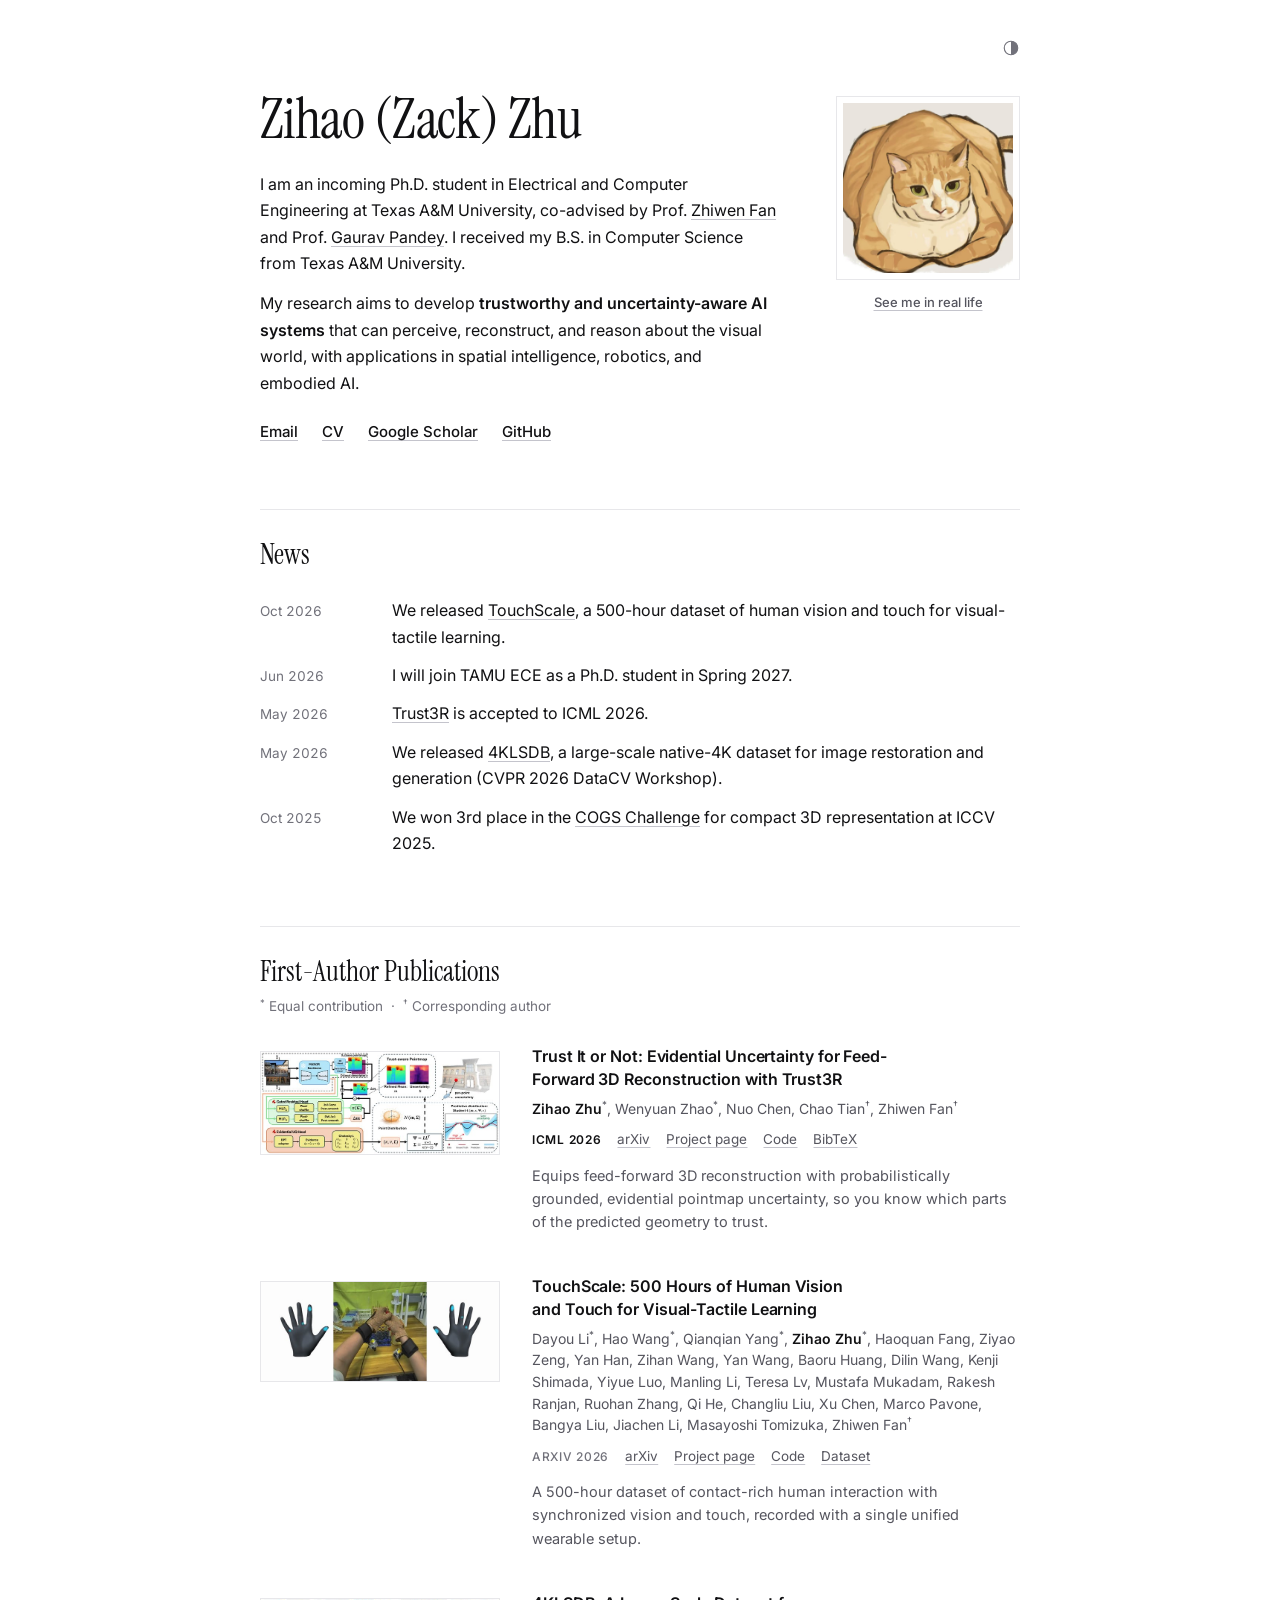
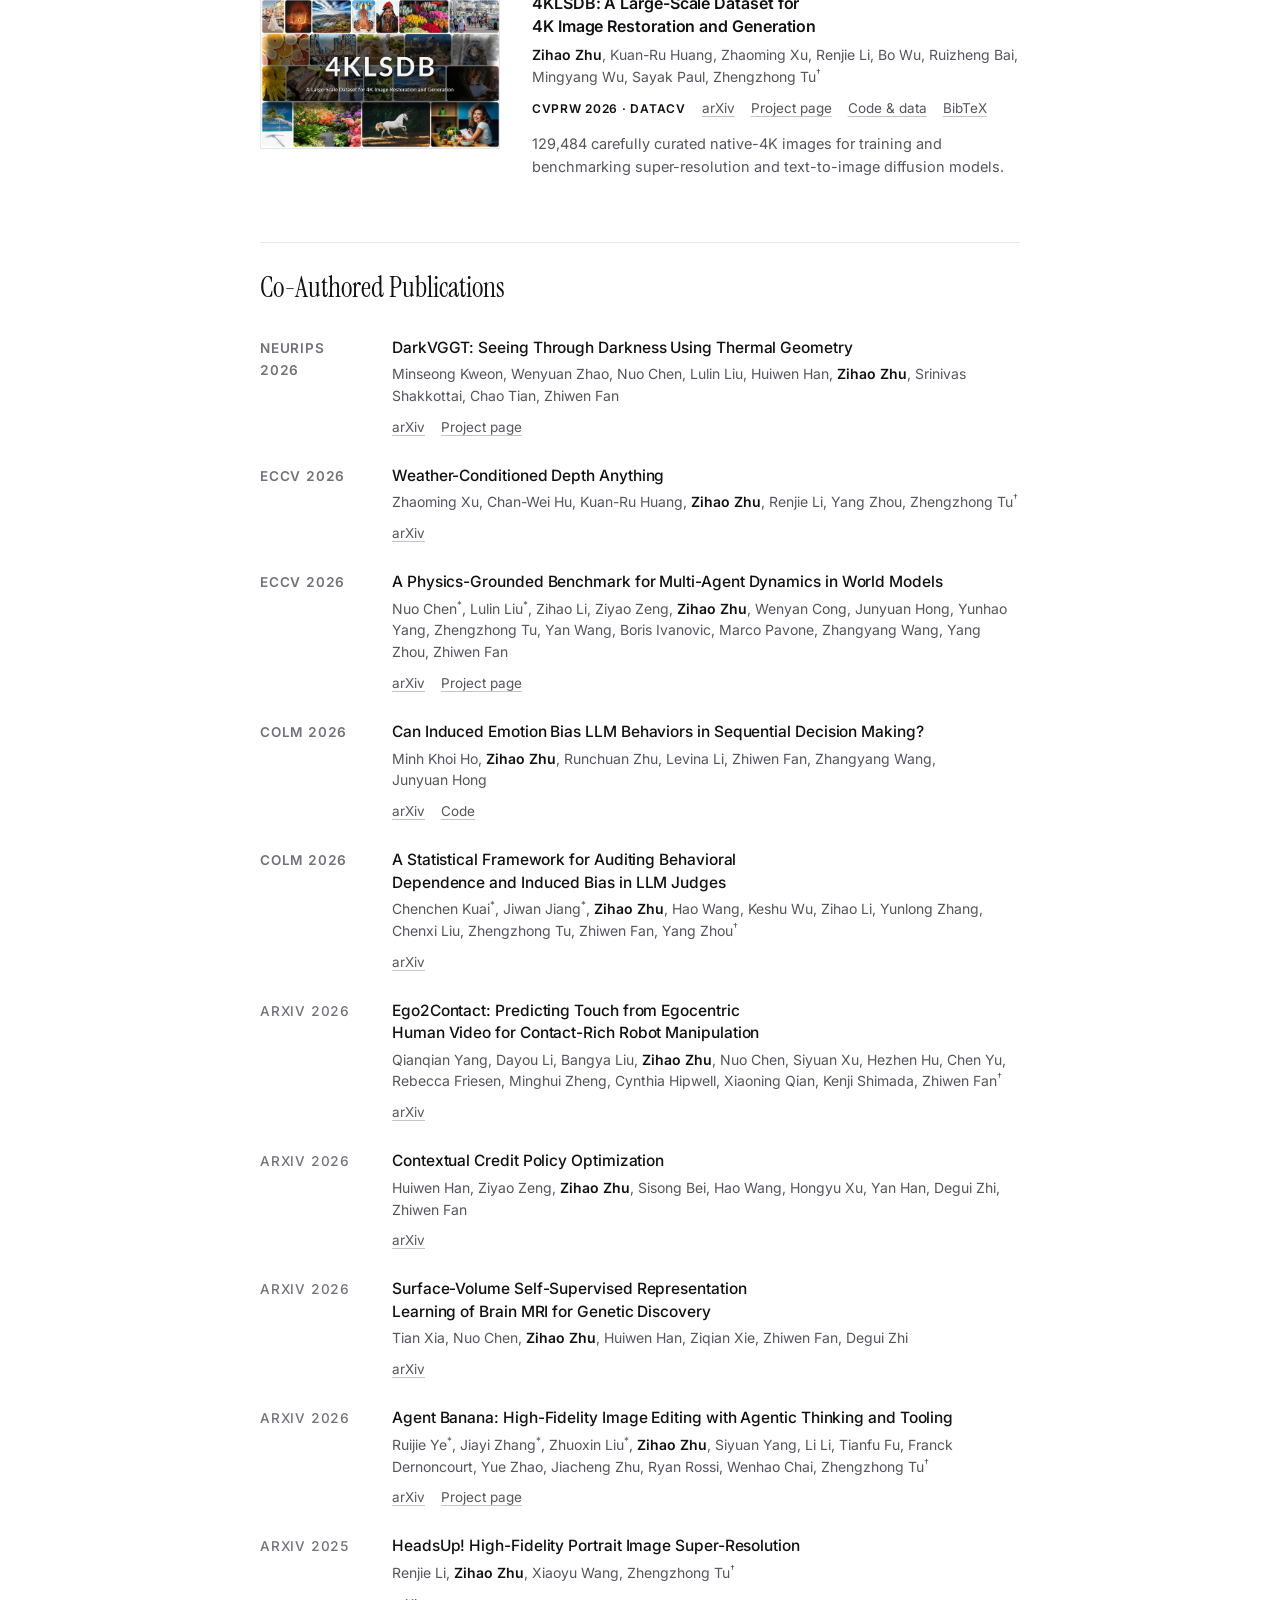
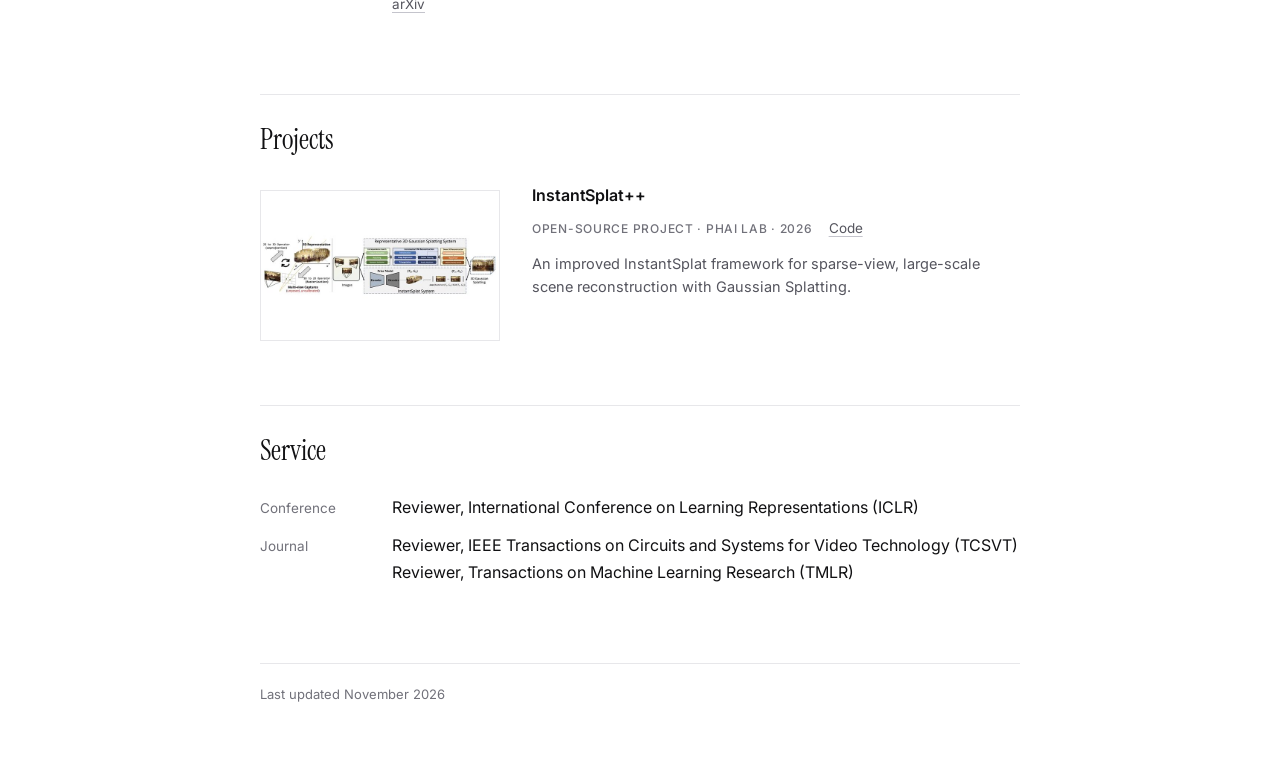
<file: index.html>
<!DOCTYPE HTML>
<html lang="en">
  <head>
    <meta http-equiv="Content-Type" content="text/html; charset=UTF-8">

    <!-- Google tag (Google Analytics, measurement ID G-NQT901YJ7H) -->
    <script async src="https://www.googletagmanager.com/gtm.js?id=GTM-T7GTB2JG"></script>
    <script>
      window.dataLayer = window.dataLayer || [];
      function gtag(){dataLayer.push(arguments);}
      gtag('js', new Date());
    </script>

    <title>Zihao (Zack) Zhu | Texas A&M ECE</title>
    <link rel="canonical" href="https://singlebicycle.github.io/">

    <meta name="author" content="Zihao Zhu">
    <meta name="description" content="Zihao (Zack) Zhu — Ph.D. student in Electrical and Computer Engineering at Texas A&M University. Spatial intelligence, trustworthy machine learning, robotics and embodied AI.">
    <meta name="viewport" content="width=device-width, initial-scale=1">
    <script>
      // Saved choice wins, otherwise follow the system setting. Inline so it runs before first paint.
      // shortcut: the system setting is read once at load; add a matchMedia change listener if live switching matters.
      function setTheme(t) { var el = document.documentElement; el.dataset.theme = t; el.style.colorScheme = t; }
      var savedTheme = null; try { savedTheme = localStorage.getItem('theme'); } catch (e) {}
      setTheme(savedTheme || (matchMedia('(prefers-color-scheme: dark)').matches ? 'dark' : 'light'));
    </script>
    <link rel="preconnect" href="https://fonts.googleapis.com">
    <link rel="preconnect" href="https://fonts.gstatic.com" crossorigin>
    <link rel="stylesheet" href="https://fonts.googleapis.com/css2?family=Instrument+Serif&amp;family=Inter:wght@400;500;600&amp;display=swap">
    <link rel="stylesheet" type="text/css" href="stylesheet.css">
    <link rel="icon" type="image/png" href="images/favicon.png?v=2">

    <meta property="og:title" content="Zihao (Zack) Zhu">
    <meta property="og:description" content="Zihao (Zack) Zhu — Ph.D. student in Electrical and Computer Engineering at Texas A&M University. Spatial intelligence, trustworthy machine learning, robotics and embodied AI.">
    <meta property="og:image" content="https://singlebicycle.github.io/images/zihao_zhu.jpg">
    <meta property="og:url" content="https://singlebicycle.github.io/">
    <meta name="twitter:card" content="summary">

    <script type="application/ld+json">
    {
      "@context": "https://schema.org",
      "@type": "Person",
      "name": "Zihao Zhu",
      "alternateName": ["Zack Zhu", "Zihao (Zack) Zhu"],
      "url": "https://singlebicycle.github.io/",
      "image": "https://singlebicycle.github.io/images/zihao_zhu.jpg",
      "email": "mailto:zzh021015@tamu.edu",
      "jobTitle": "Ph.D. Student in Electrical and Computer Engineering",
      "affiliation": {
        "@type": "CollegeOrUniversity",
        "name": "Texas A&M University"
      },
      "alumniOf": {
        "@type": "CollegeOrUniversity",
        "name": "Texas A&M University"
      },
      "knowsAbout": ["spatial intelligence", "3D reconstruction", "image restoration and generation", "multimodal understanding", "trustworthy machine learning", "uncertainty quantification", "3D Gaussian splatting", "robotics", "embodied AI"],
      "sameAs": [
        "https://scholar.google.com/citations?user=YfuA8zoAAAAJ",
        "https://github.com/SingleBicycle",
        "https://openreview.net/profile?id=~Zihao_Zhu8"
      ]
    }
    </script>
  </head>

  <body>
    <main class="page">

      <button class="theme-toggle" type="button" aria-label="Dark mode" title="Toggle dark mode">
        <svg viewBox="0 0 24 24" width="18" height="18" aria-hidden="true"><circle cx="12" cy="12" r="9" fill="none" stroke="currentColor" stroke-width="1.5"/><path d="M12 3a9 9 0 0 1 0 18z" fill="currentColor"/></svg>
      </button>
      <script>
        (function () {
          var btn = document.querySelector('.theme-toggle'), root = document.documentElement;
          function sync() { btn.setAttribute('aria-pressed', root.dataset.theme === 'dark'); }
          btn.onclick = function () {
            var t = root.dataset.theme === 'dark' ? 'light' : 'dark';
            setTheme(t); sync();
            try { localStorage.setItem('theme', t); } catch (e) {}
          };
          sync();
        })();
      </script>

      <header class="intro">
        <div>
          <h1>Zihao (Zack) Zhu</h1>
          <p>
            I am an incoming Ph.D. student in Electrical and Computer Engineering at Texas A&amp;M University, co-advised by Prof. <a href="https://zhiwenfan.github.io/">Zhiwen Fan</a> and Prof. <a href="https://sites.google.com/tamu.edu/gpandey">Gaurav Pandey</a>.
            I received my B.S. in Computer Science from Texas A&amp;M University.
          </p>
          <p>
            My research aims to develop <strong>trustworthy and uncertainty-aware AI systems</strong> that can perceive, reconstruct, and reason about the visual world, with applications in spatial intelligence, robotics, and embodied AI.
          </p>
          <nav class="links" aria-label="Contact and profiles">
            <a href="mailto:zzh021015@tamu.edu">Email</a>
            <a href="data/ZihaoZhu_CV.pdf">CV</a>
            <a href="https://scholar.google.com/citations?user=YfuA8zoAAAAJ">Google Scholar</a>
            <a href="https://github.com/SingleBicycle">GitHub</a>
          </nav>
        </div>
        <div class="portrait">
          <figure class="avatar">
            <div class="stage">
              <img src="images/zihao_zhu.jpg" alt="Illustration of an orange tabby cat" width="800" height="800">
            </div>
          </figure>
          <button class="irl" type="button" aria-pressed="false">See me in real life</button>
        </div>
        <script>
          (function () {
            var btn = document.querySelector('.irl'), stage = document.querySelector('.avatar .stage');
            // c is the real photo looking at the camera; the others are edits of it: eight gaze directions, a frown (hiss0) and a hiss.
            var NAMES = ['c', 'l', 'r', 'u', 'd', 'ul', 'ur', 'dl', 'dr', 'hiss0', 'hiss'];
            // Pointer angle in 45-degree steps (atan2, clockwise from "right") -> frame that looks that way.
            var LOOK = {'0': 'r', '1': 'dr', '2': 'd', '3': 'dl', '4': 'l', '-4': 'l', '-3': 'ul', '-2': 'u', '-1': 'ur'};
            var frames = {}, reel, on = false, cur = 'c', sector = 0, z = 1, hissTimer = 0, restTimer;
            var calm = matchMedia('(prefers-reduced-motion: reduce)').matches;
            // Put a frame on top and fade it in. Frames underneath stay opaque, so only the previous frame can ever show through.
            function show(name, ms) {
              if (name === cur) return;
              cur = name;
              var img = frames[name];
              img.style.zIndex = ++z; img.style.opacity = 1;
              if (!calm) img.animate([{opacity: 0}, {opacity: 1}], {duration: ms, easing: 'ease-out'});
              stage.classList.toggle('is-near', name === 'hiss0');
              stage.classList.toggle('is-hiss', name === 'hiss');
            }
            function calmDown() { clearTimeout(hissTimer); hissTimer = 0; }
            function settle() { calmDown(); show('c', 350); }
            function load() {
              if (reel) return;
              reel = document.createElement('div'); reel.className = 'reel'; stage.appendChild(reel);
              NAMES.forEach(function (n) {
                var img = new Image();
                img.src = 'images/cat/' + n + '.webp'; img.alt = n === 'c' ? 'Photo of the same cat' : '';
                reel.appendChild(img); frames[n] = img;
                img.decode().catch(function () {}); // decode ahead so the first swap to a frame is not late
              });
              frames.c.style.opacity = 1;
            }
            btn.addEventListener('pointerenter', load);
            btn.addEventListener('focus', load);
            btn.onclick = function () {
              load(); on = !on;
              btn.setAttribute('aria-pressed', on);
              btn.textContent = on ? 'Back to the drawing' : 'See me in real life';
              settle();
              if (!on) return stage.classList.remove('is-live');
              frames.c.decode().then(go, go);
              function go() { stage.classList.toggle('is-live', on); }
            };
            // Far away the cat watches the pointer; near the edge of the photo it frowns; on the photo it hisses.
            function track(e) {
              if (!on) return;
              var r = stage.getBoundingClientRect(), dx = e.clientX - r.left - r.width / 2, dy = e.clientY - r.top - r.height / 2;
              var reach = Math.max(Math.abs(dx), Math.abs(dy)) / (r.width / 2); // 1 = the edge of the photo
              var angry = cur === 'hiss0' || cur === 'hiss';
              if (reach < 1) {
                if (cur !== 'hiss' && !hissTimer) { // frown first unless it is already frowning
                  hissTimer = setTimeout(function () { hissTimer = 0; show('hiss', 300); }, angry ? 0 : 380);
                  show('hiss0', 350);
                }
              } else if (reach < 1.75) {
                calmDown(); show('hiss0', 400);
              } else {
                calmDown();
                var a = Math.atan2(dy, dx) / (Math.PI / 4), d = a - sector;
                d -= 8 * Math.round(d / 8);
                // .5 is the border between two directions; ask for .65 before switching so it cannot flicker there
                if (cur !== LOOK[sector] || Math.abs(d) > .65) sector = Math.round(a);
                show(calm ? 'c' : LOOK[sector], angry ? 400 : 200);
              }
              clearTimeout(restTimer);
              if (e.pointerType !== 'mouse') restTimer = setTimeout(settle, 1800); // touch has no hover: relax after a moment
            }
            document.addEventListener('pointermove', track);
            document.addEventListener('pointerdown', track);
            document.documentElement.addEventListener('pointerleave', function () { if (on) settle(); });
          })();
        </script>
      </header>

      <section aria-labelledby="news">
        <h2 id="news">News</h2>
        <ul class="rows">
          <li><span class="key">Oct 2026</span><span>We released <a href="https://touch-scale.github.io/">TouchScale</a>, a 500-hour dataset of human vision and touch for visual-tactile learning.</span></li>
          <li><span class="key">Jun 2026</span><span>I will join TAMU ECE as a Ph.D. student in Spring 2027.</span></li>
          <li><span class="key">May 2026</span><span><a href="https://trust3r-z.github.io/">Trust3R</a> is accepted to ICML 2026.</span></li>
          <li><span class="key">May 2026</span><span>We released <a href="https://4klsdb.github.io/">4KLSDB</a>, a large-scale native-4K dataset for image restoration and generation (CVPR 2026 DataCV Workshop).</span></li>
          <li><span class="key">Oct 2025</span><span>We won 3rd place in the <a href="https://sites.google.com/view/cogs2025/tracks">COGS Challenge</a> for compact 3D representation at ICCV 2025.</span></li>
        </ul>
      </section>

      <!-- To add a paper: copy an <article class="paper"> (first author) or an <li> (co-authored) block and edit it. -->
      <section aria-labelledby="first-author">
        <h2 id="first-author">First-Author Publications</h2>
        <p class="note"><sup>*</sup> Equal contribution &nbsp;&middot;&nbsp; <sup>&dagger;</sup> Corresponding author</p>
        <div class="papers">

          <article class="paper">
            <img class="thumb" src="images/trust3r.jpg" alt="Trust3R" width="640" height="273" loading="lazy" decoding="async">
            <div>
              <h3><a href="https://arxiv.org/abs/2605.19539">Trust It or Not: Evidential Uncertainty for Feed-Forward 3D Reconstruction with Trust3R</a></h3>
              <p class="authors"><strong>Zihao Zhu</strong><sup>*</sup>, Wenyuan Zhao<sup>*</sup>, Nuo Chen, Chao Tian<sup>&dagger;</sup>, Zhiwen Fan<sup>&dagger;</sup></p>
              <p class="meta">
                <span class="venue">ICML 2026</span>
                <a href="https://arxiv.org/abs/2605.19539">arXiv</a>
                <a href="https://trust3r-z.github.io/">Project page</a>
                <a href="https://github.com/phai-lab/Trust3R">Code</a>
                <a href="data/trust3r.bib">BibTeX</a>
              </p>
              <p class="desc">Equips feed-forward 3D reconstruction with probabilistically grounded, evidential pointmap uncertainty, so you know which parts of the predicted geometry to trust.</p>
            </div>
          </article>

          <article class="paper">
            <img class="thumb" src="images/touchscale.jpg" alt="TouchScale" width="640" height="267" loading="lazy" decoding="async">
            <div>
              <h3><a href="https://arxiv.org/abs/2610.10288">TouchScale: 500 Hours of Human Vision and Touch for Visual-Tactile Learning</a></h3>
              <p class="authors">Dayou Li<sup>*</sup>, Hao Wang<sup>*</sup>, Qianqian Yang<sup>*</sup>, <strong>Zihao Zhu</strong><sup>*</sup>, Haoquan Fang, Ziyao Zeng, Yan Han, Zihan Wang, Yan Wang, Baoru Huang, Dilin Wang, Kenji Shimada, Yiyue Luo, Manling Li, Teresa Lv, Mustafa Mukadam, Rakesh Ranjan, Ruohan Zhang, Qi He, Changliu Liu, Xu Chen, Marco Pavone, Bangya Liu, Jiachen Li, Masayoshi Tomizuka, Zhiwen Fan<sup>&dagger;</sup></p>
              <p class="meta">
                <span class="venue preprint">arXiv 2026</span>
                <a href="https://arxiv.org/abs/2610.10288">arXiv</a>
                <a href="https://touch-scale.github.io/">Project page</a>
                <a href="https://github.com/phai-lab/touchscale">Code</a>
                <a href="https://huggingface.co/datasets/2077AIDataFoundation/TouchScale">Dataset</a>
              </p>
              <p class="desc">A 500-hour dataset of contact-rich human interaction with synchronized vision and touch, recorded with a single unified wearable setup.</p>
            </div>
          </article>

          <article class="paper">
            <img class="thumb" src="images/4klsdb.jpg" alt="4KLSDB" width="640" height="400" loading="lazy" decoding="async">
            <div>
              <h3><a href="https://arxiv.org/abs/2605.24762">4KLSDB: A Large-Scale Dataset for 4K Image Restoration and Generation</a></h3>
              <p class="authors"><strong>Zihao Zhu</strong>, Kuan-Ru Huang, Zhaoming Xu, Renjie Li, Bo Wu, Ruizheng Bai, Mingyang Wu, Sayak Paul, Zhengzhong Tu<sup>&dagger;</sup></p>
              <p class="meta">
                <span class="venue">CVPRW 2026 &middot; DataCV</span>
                <a href="https://arxiv.org/abs/2605.24762">arXiv</a>
                <a href="https://4klsdb.github.io/">Project page</a>
                <a href="https://github.com/taco-group/4KLSDB">Code &amp; data</a>
                <a href="data/4klsdb.bib">BibTeX</a>
              </p>
              <p class="desc">129,484 carefully curated native-4K images for training and benchmarking super-resolution and text-to-image diffusion models.</p>
            </div>
          </article>

        </div>
      </section>

      <section aria-labelledby="co-authored">
        <h2 id="co-authored">Co-Authored Publications</h2>
        <ul class="rows pubs">

          <li>
            <span class="key venue">NeurIPS 2026</span>
            <div>
              <h3><a href="https://arxiv.org/abs/2606.11326">DarkVGGT: Seeing Through Darkness Using Thermal Geometry</a></h3>
              <p class="authors">Minseong Kweon, Wenyuan Zhao, Nuo Chen, Lulin Liu, Huiwen Han, <strong>Zihao Zhu</strong>, Srinivas Shakkottai, Chao Tian, Zhiwen Fan</p>
              <p class="meta">
                <a href="https://arxiv.org/abs/2606.11326">arXiv</a>
                <a href="https://darkvggt.github.io/">Project page</a>
              </p>
            </div>
          </li>

          <li>
            <span class="key venue">ECCV 2026</span>
            <div>
              <h3><a href="https://arxiv.org/abs/2609.04827">Weather-Conditioned Depth Anything</a></h3>
              <p class="authors">Zhaoming Xu, Chan-Wei Hu, Kuan-Ru Huang, <strong>Zihao Zhu</strong>, Renjie Li, Yang Zhou, Zhengzhong Tu<sup>&dagger;</sup></p>
              <p class="meta">
                <a href="https://arxiv.org/abs/2609.04827">arXiv</a>
              </p>
            </div>
          </li>

          <li>
            <span class="key venue">ECCV 2026</span>
            <div>
              <h3><a href="https://arxiv.org/abs/2606.28757">A Physics-Grounded Benchmark for Multi-Agent Dynamics in World Models</a></h3>
              <p class="authors">Nuo Chen<sup>*</sup>, Lulin Liu<sup>*</sup>, Zihao Li, Ziyao Zeng, <strong>Zihao Zhu</strong>, Wenyan Cong, Junyuan Hong, Yunhao Yang, Zhengzhong Tu, Yan Wang, Boris Ivanovic, Marco Pavone, Zhangyang Wang, Yang Zhou, Zhiwen Fan</p>
              <p class="meta">
                <a href="https://arxiv.org/abs/2606.28757">arXiv</a>
                <a href="https://crash-twin.github.io/">Project page</a>
              </p>
            </div>
          </li>

          <li>
            <span class="key venue">COLM 2026</span>
            <div>
              <h3><a href="https://arxiv.org/abs/2607.12631">Can Induced Emotion Bias LLM Behaviors in Sequential Decision Making?</a></h3>
              <p class="authors">Minh Khoi Ho, <strong>Zihao Zhu</strong>, Runchuan Zhu, Levina Li, Zhiwen Fan, Zhangyang Wang, Junyuan Hong</p>
              <p class="meta">
                <a href="https://arxiv.org/abs/2607.12631">arXiv</a>
                <a href="https://github.com/costa-nus/llm-emotion-decision">Code</a>
              </p>
            </div>
          </li>

          <li>
            <span class="key venue">COLM 2026</span>
            <div>
              <h3><a href="https://arxiv.org/abs/2604.07650">A Statistical Framework for Auditing Behavioral Dependence and Induced Bias in LLM Judges</a></h3>
              <p class="authors">Chenchen Kuai<sup>*</sup>, Jiwan Jiang<sup>*</sup>, <strong>Zihao Zhu</strong>, Hao Wang, Keshu Wu, Zihao Li, Yunlong Zhang, Chenxi Liu, Zhengzhong Tu, Zhiwen Fan, Yang Zhou<sup>&dagger;</sup></p>
              <p class="meta">
                <a href="https://arxiv.org/abs/2604.07650">arXiv</a>
              </p>
            </div>
          </li>

          <li>
            <span class="key venue preprint">arXiv 2026</span>
            <div>
              <h3><a href="https://arxiv.org/abs/2610.22932">Ego2Contact: Predicting Touch from Egocentric Human Video for Contact-Rich Robot Manipulation</a></h3>
              <p class="authors">Qianqian Yang, Dayou Li, Bangya Liu, <strong>Zihao Zhu</strong>, Nuo Chen, Siyuan Xu, Hezhen Hu, Chen Yu, Rebecca Friesen, Minghui Zheng, Cynthia Hipwell, Xiaoning Qian, Kenji Shimada, Zhiwen Fan<sup>&dagger;</sup></p>
              <p class="meta">
                <a href="https://arxiv.org/abs/2610.22932">arXiv</a>
              </p>
            </div>
          </li>

          <li>
            <span class="key venue preprint">arXiv 2026</span>
            <div>
              <h3><a href="https://arxiv.org/abs/2610.19103">Contextual Credit Policy Optimization</a></h3>
              <p class="authors">Huiwen Han, Ziyao Zeng, <strong>Zihao Zhu</strong>, Sisong Bei, Hao Wang, Hongyu Xu, Yan Han, Degui Zhi, Zhiwen Fan</p>
              <p class="meta">
                <a href="https://arxiv.org/abs/2610.19103">arXiv</a>
              </p>
            </div>
          </li>

          <li>
            <span class="key venue preprint">arXiv 2026</span>
            <div>
              <h3><a href="https://arxiv.org/abs/2610.02114">Surface-Volume Self-Supervised Representation Learning of Brain MRI for Genetic Discovery</a></h3>
              <p class="authors">Tian Xia, Nuo Chen, <strong>Zihao Zhu</strong>, Huiwen Han, Ziqian Xie, Zhiwen Fan, Degui Zhi</p>
              <p class="meta">
                <a href="https://arxiv.org/abs/2610.02114">arXiv</a>
              </p>
            </div>
          </li>

          <li>
            <span class="key venue preprint">arXiv 2026</span>
            <div>
              <h3><a href="https://arxiv.org/abs/2602.09084">Agent Banana: High-Fidelity Image Editing with Agentic Thinking and Tooling</a></h3>
              <p class="authors">Ruijie Ye<sup>*</sup>, Jiayi Zhang<sup>*</sup>, Zhuoxin Liu<sup>*</sup>, <strong>Zihao Zhu</strong>, Siyuan Yang, Li Li, Tianfu Fu, Franck Dernoncourt, Yue Zhao, Jiacheng Zhu, Ryan Rossi, Wenhao Chai, Zhengzhong Tu<sup>&dagger;</sup></p>
              <p class="meta">
                <a href="https://arxiv.org/abs/2602.09084">arXiv</a>
                <a href="https://agent-banana.github.io/">Project page</a>
              </p>
            </div>
          </li>

          <li>
            <span class="key venue preprint">arXiv 2025</span>
            <div>
              <h3><a href="https://arxiv.org/abs/2510.09924">HeadsUp! High-Fidelity Portrait Image Super-Resolution</a></h3>
              <p class="authors">Renjie Li, <strong>Zihao Zhu</strong>, Xiaoyu Wang, Zhengzhong Tu<sup>&dagger;</sup></p>
              <p class="meta">
                <a href="https://arxiv.org/abs/2510.09924">arXiv</a>
              </p>
            </div>
          </li>

        </ul>
      </section>

      <section aria-labelledby="projects">
        <h2 id="projects">Projects</h2>
        <div class="papers">

          <article class="paper">
            <img class="thumb" src="images/instantsplatpp.jpg" alt="InstantSplat++" width="640" height="400" loading="lazy" decoding="async">
            <div>
              <h3><a href="https://github.com/phai-lab/InstantSplatPP">InstantSplat++</a></h3>
              <p class="meta">
                <span class="venue preprint">Open-source project &middot; PHAI Lab &middot; 2026</span>
                <a href="https://github.com/phai-lab/InstantSplatPP">Code</a>
              </p>
              <p class="desc">An improved InstantSplat framework for sparse-view, large-scale scene reconstruction with Gaussian Splatting.</p>
            </div>
          </article>

        </div>
      </section>

      <section aria-labelledby="service">
        <h2 id="service">Service</h2>
        <ul class="rows">
          <li><span class="key">Conference</span><span>Reviewer, International Conference on Learning Representations (ICLR)</span></li>
          <li><span class="key">Journal</span><span>Reviewer, IEEE Transactions on Circuits and Systems for Video Technology (TCSVT)<br>Reviewer, Transactions on Machine Learning Research (TMLR)</span></li>
        </ul>
      </section>

      <footer>Last updated November 2026</footer>

    </main>
  </body>
</html>
</file>
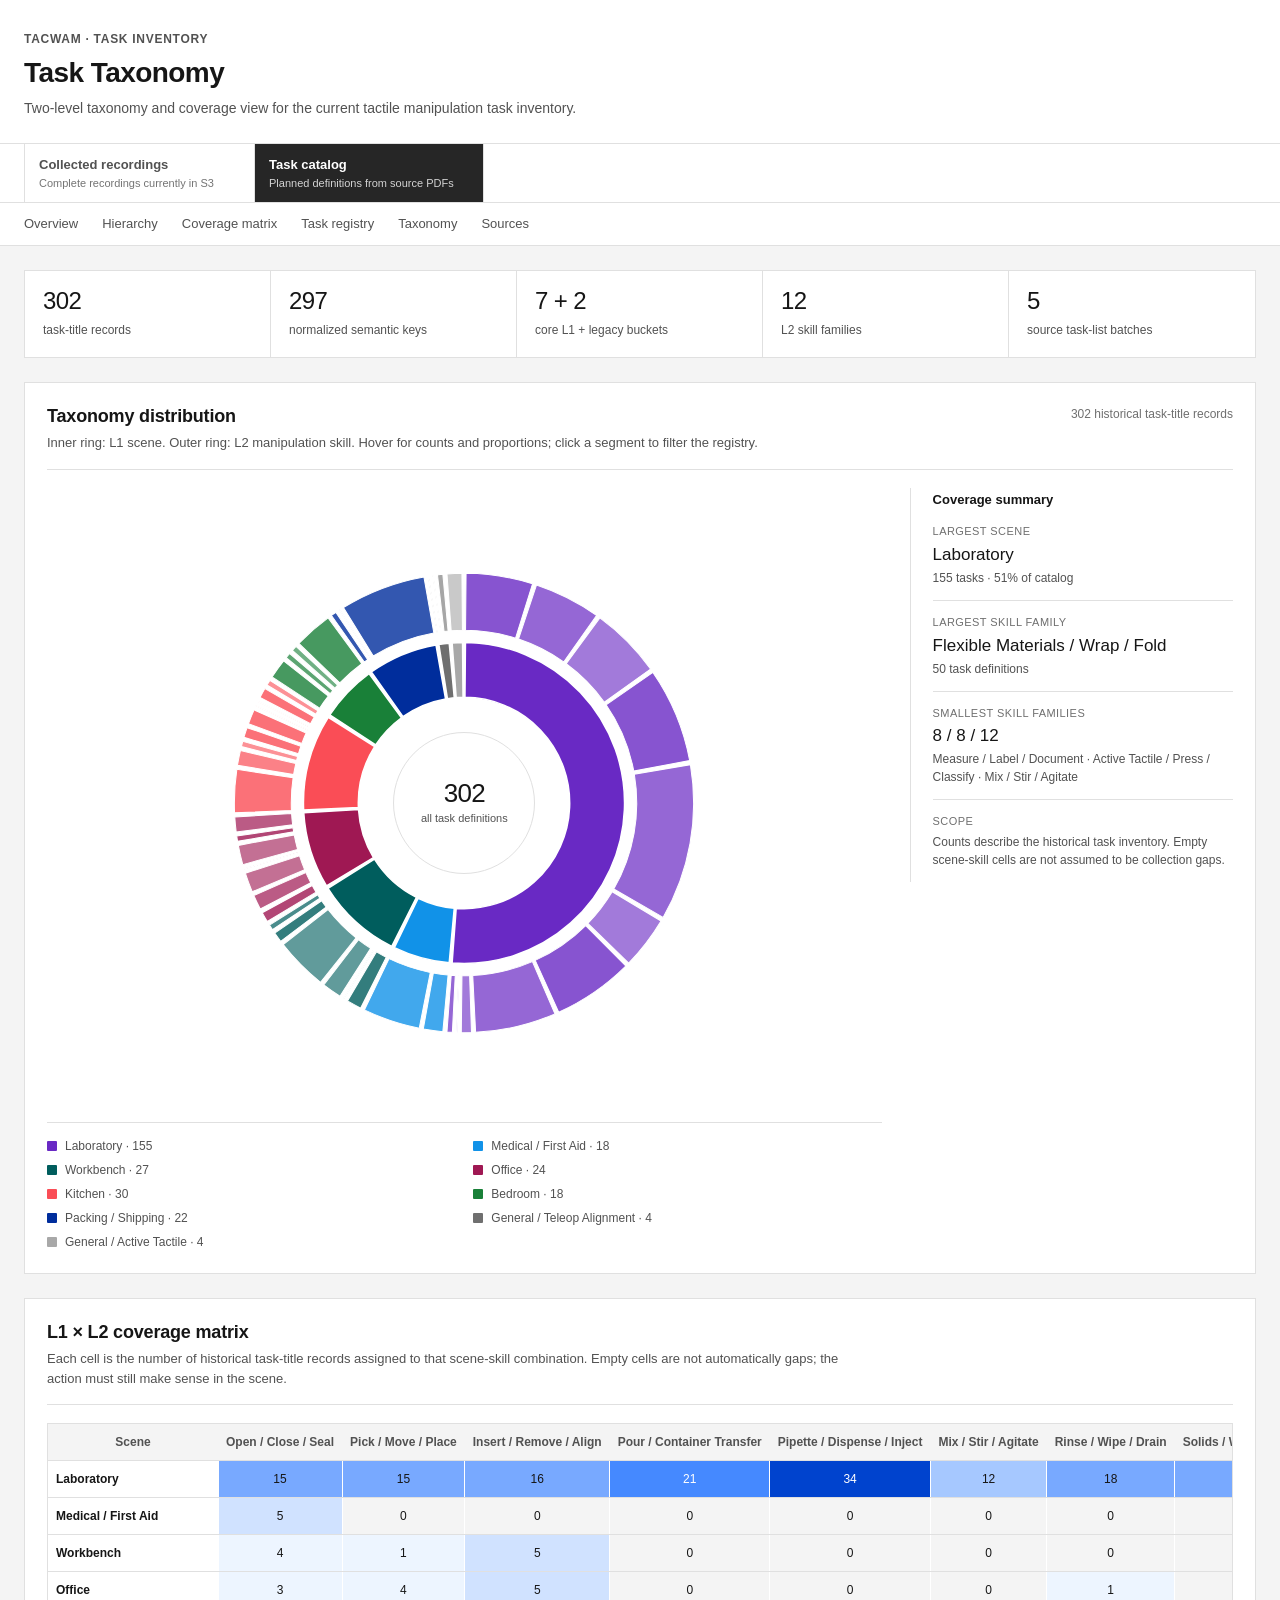
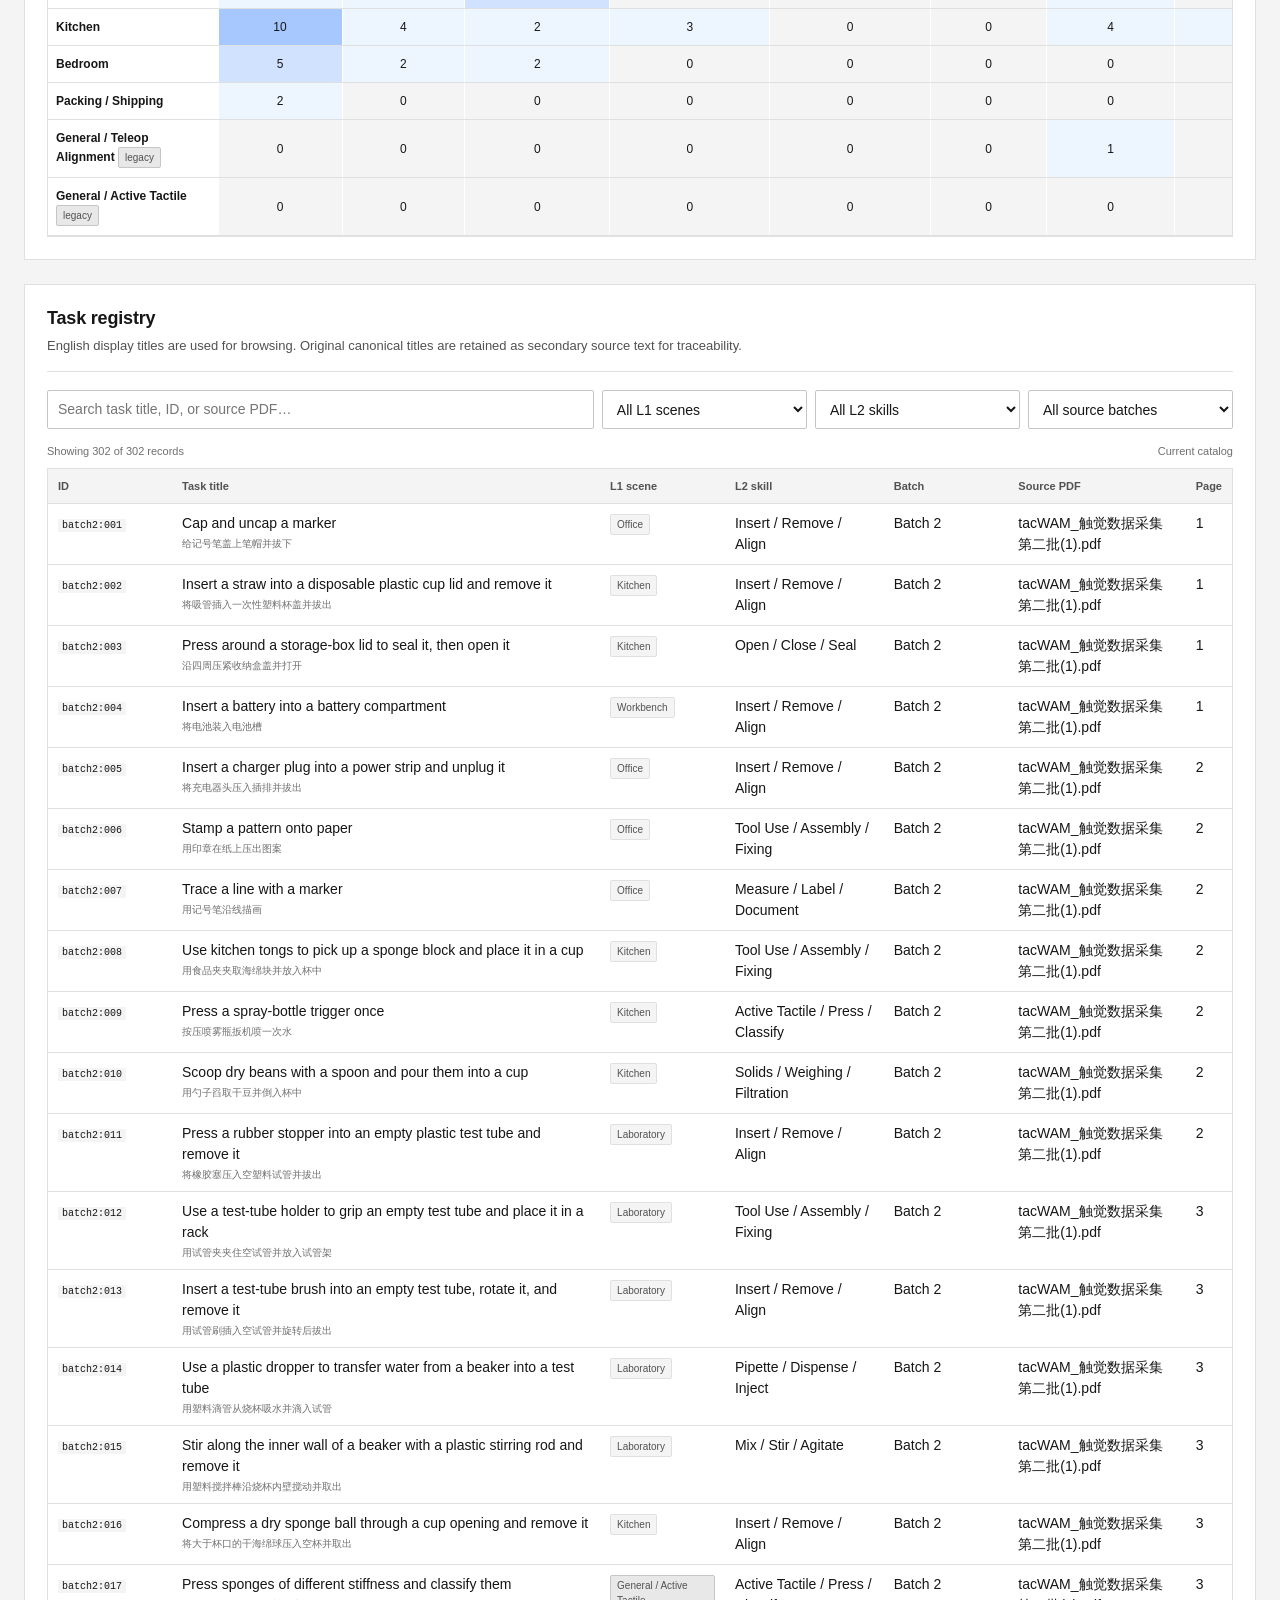
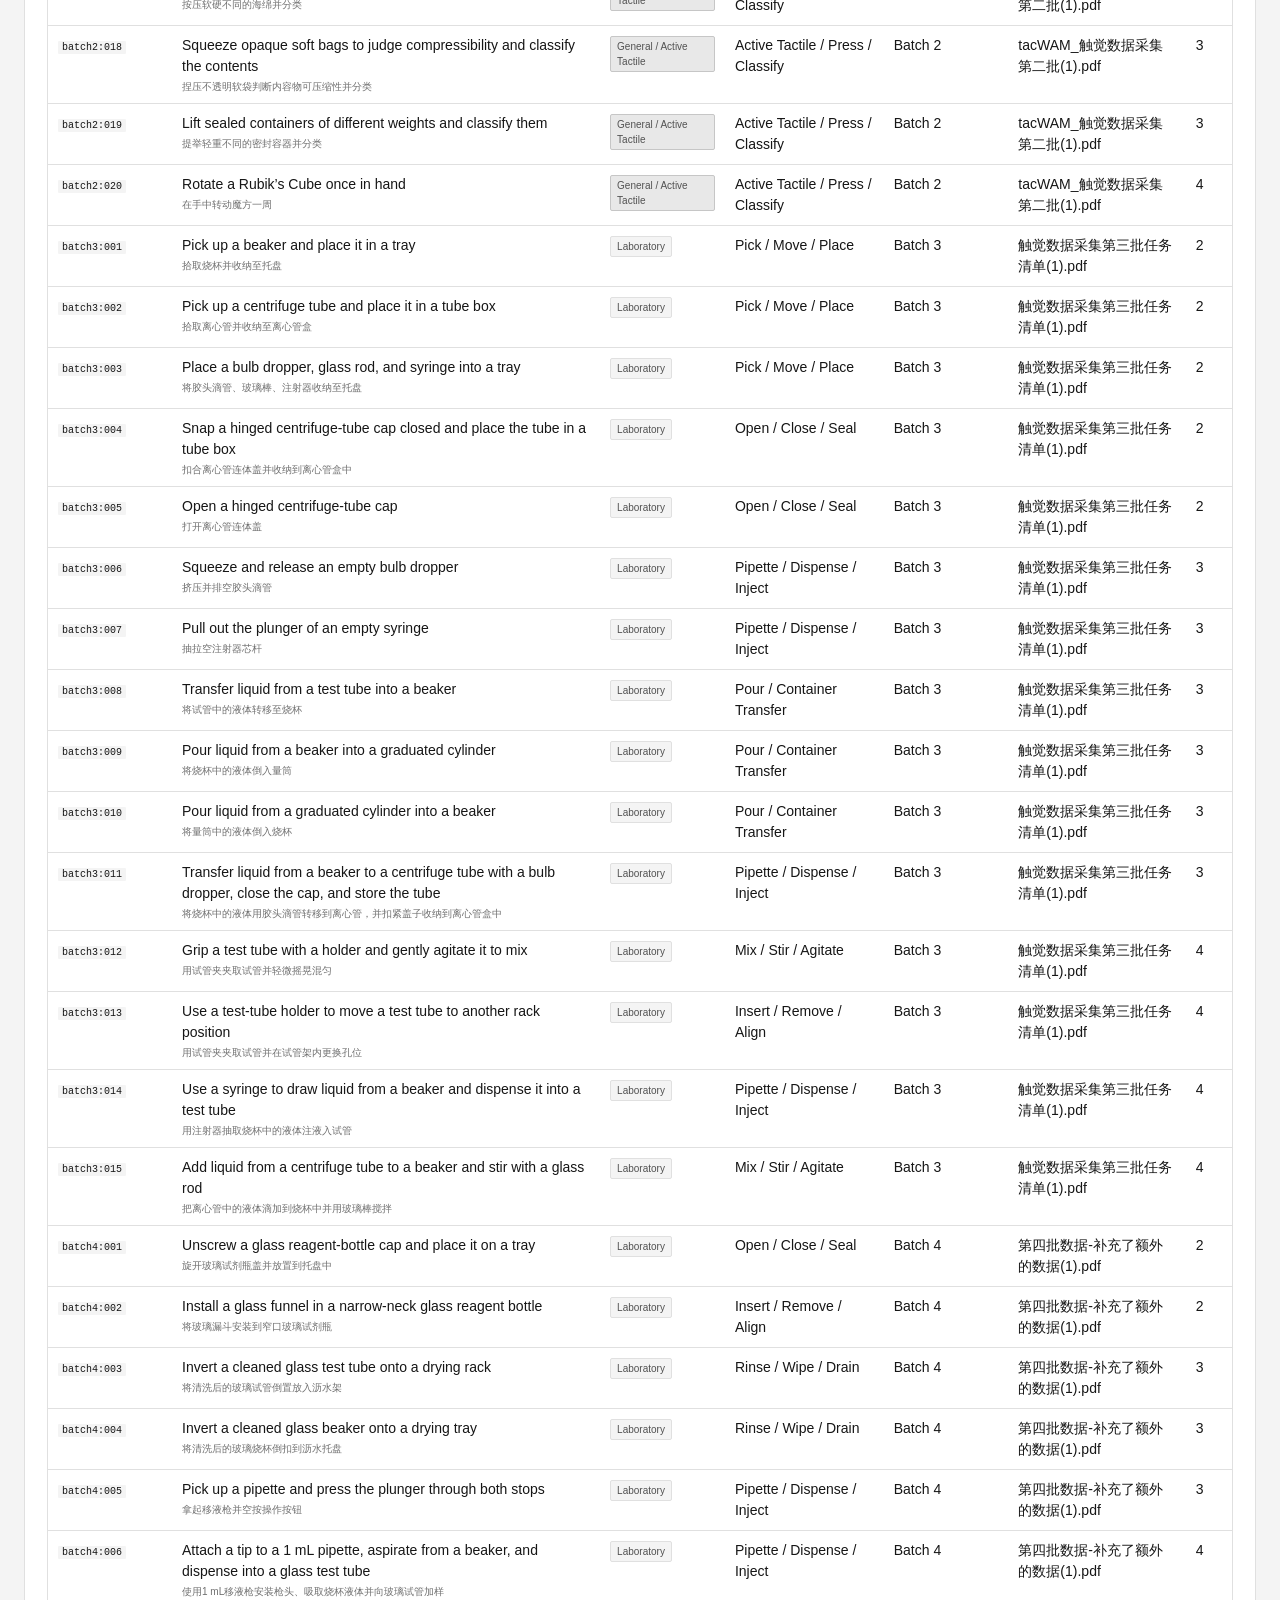
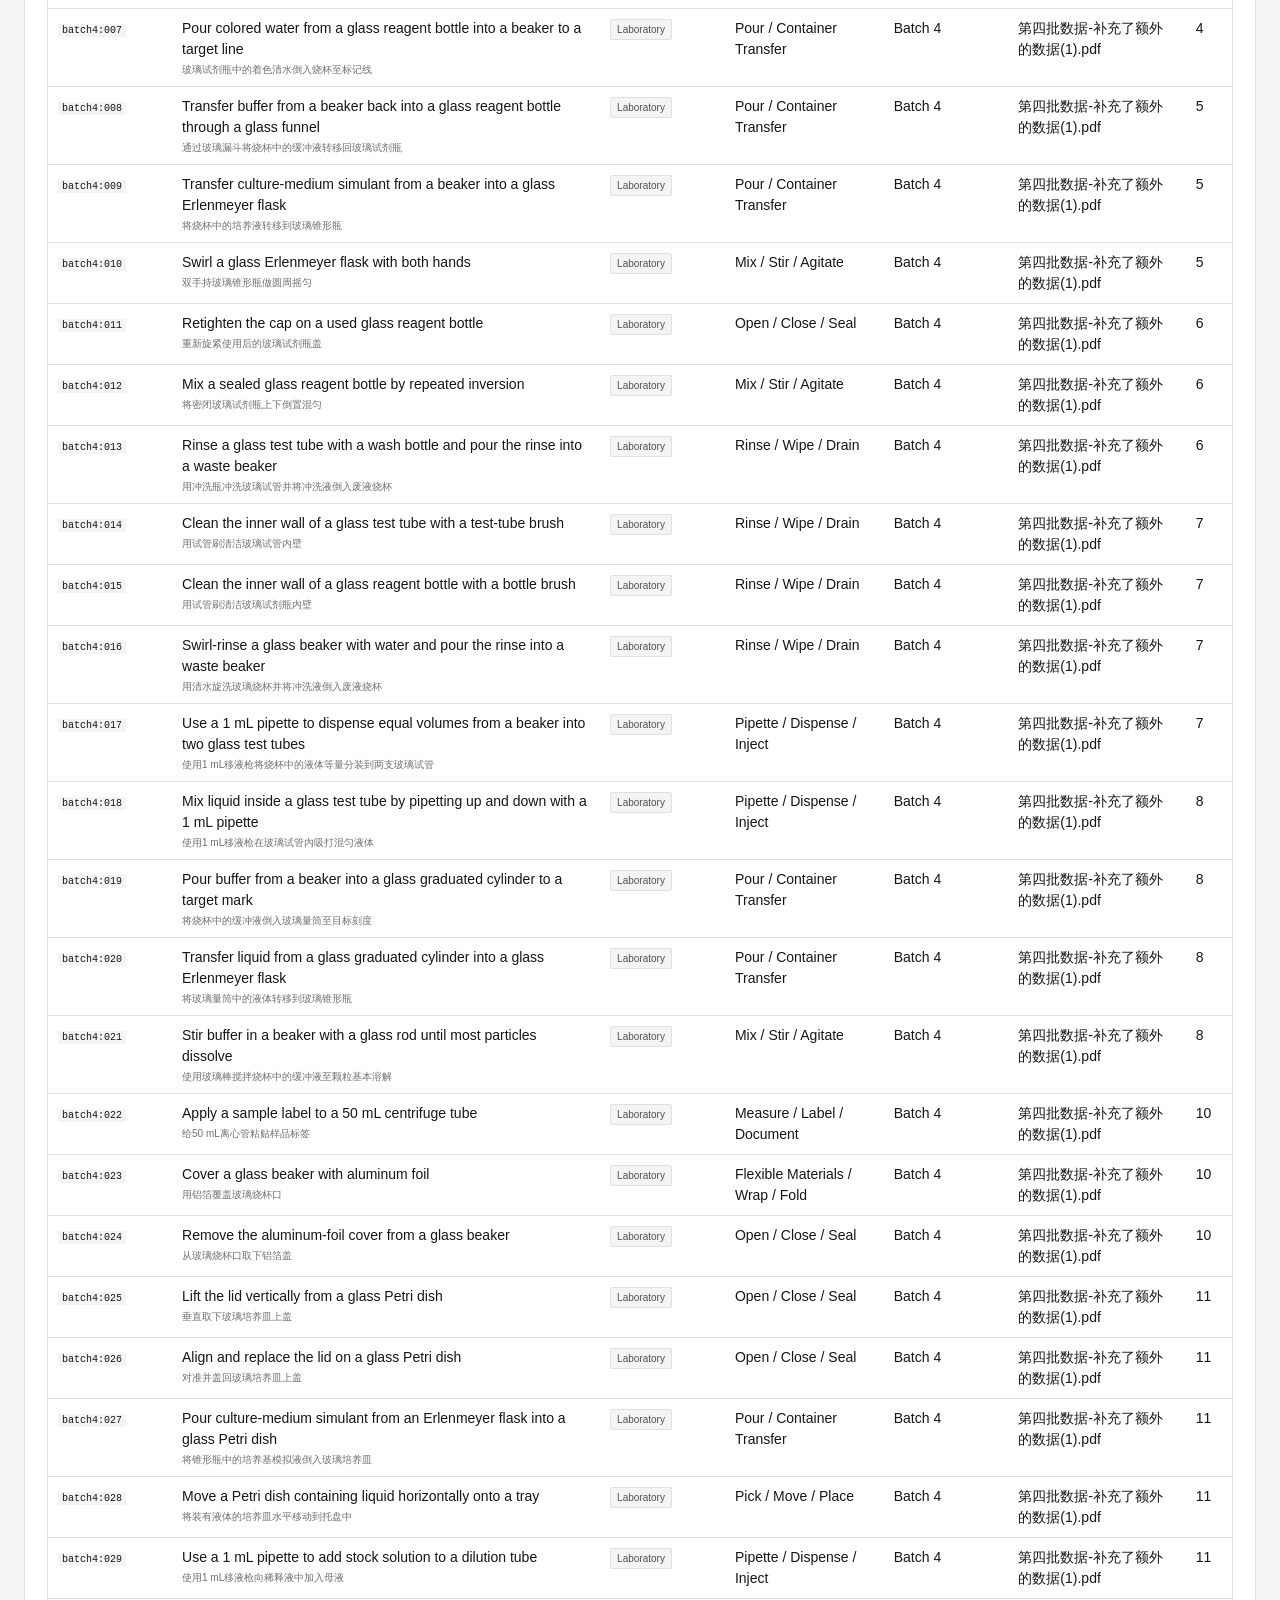
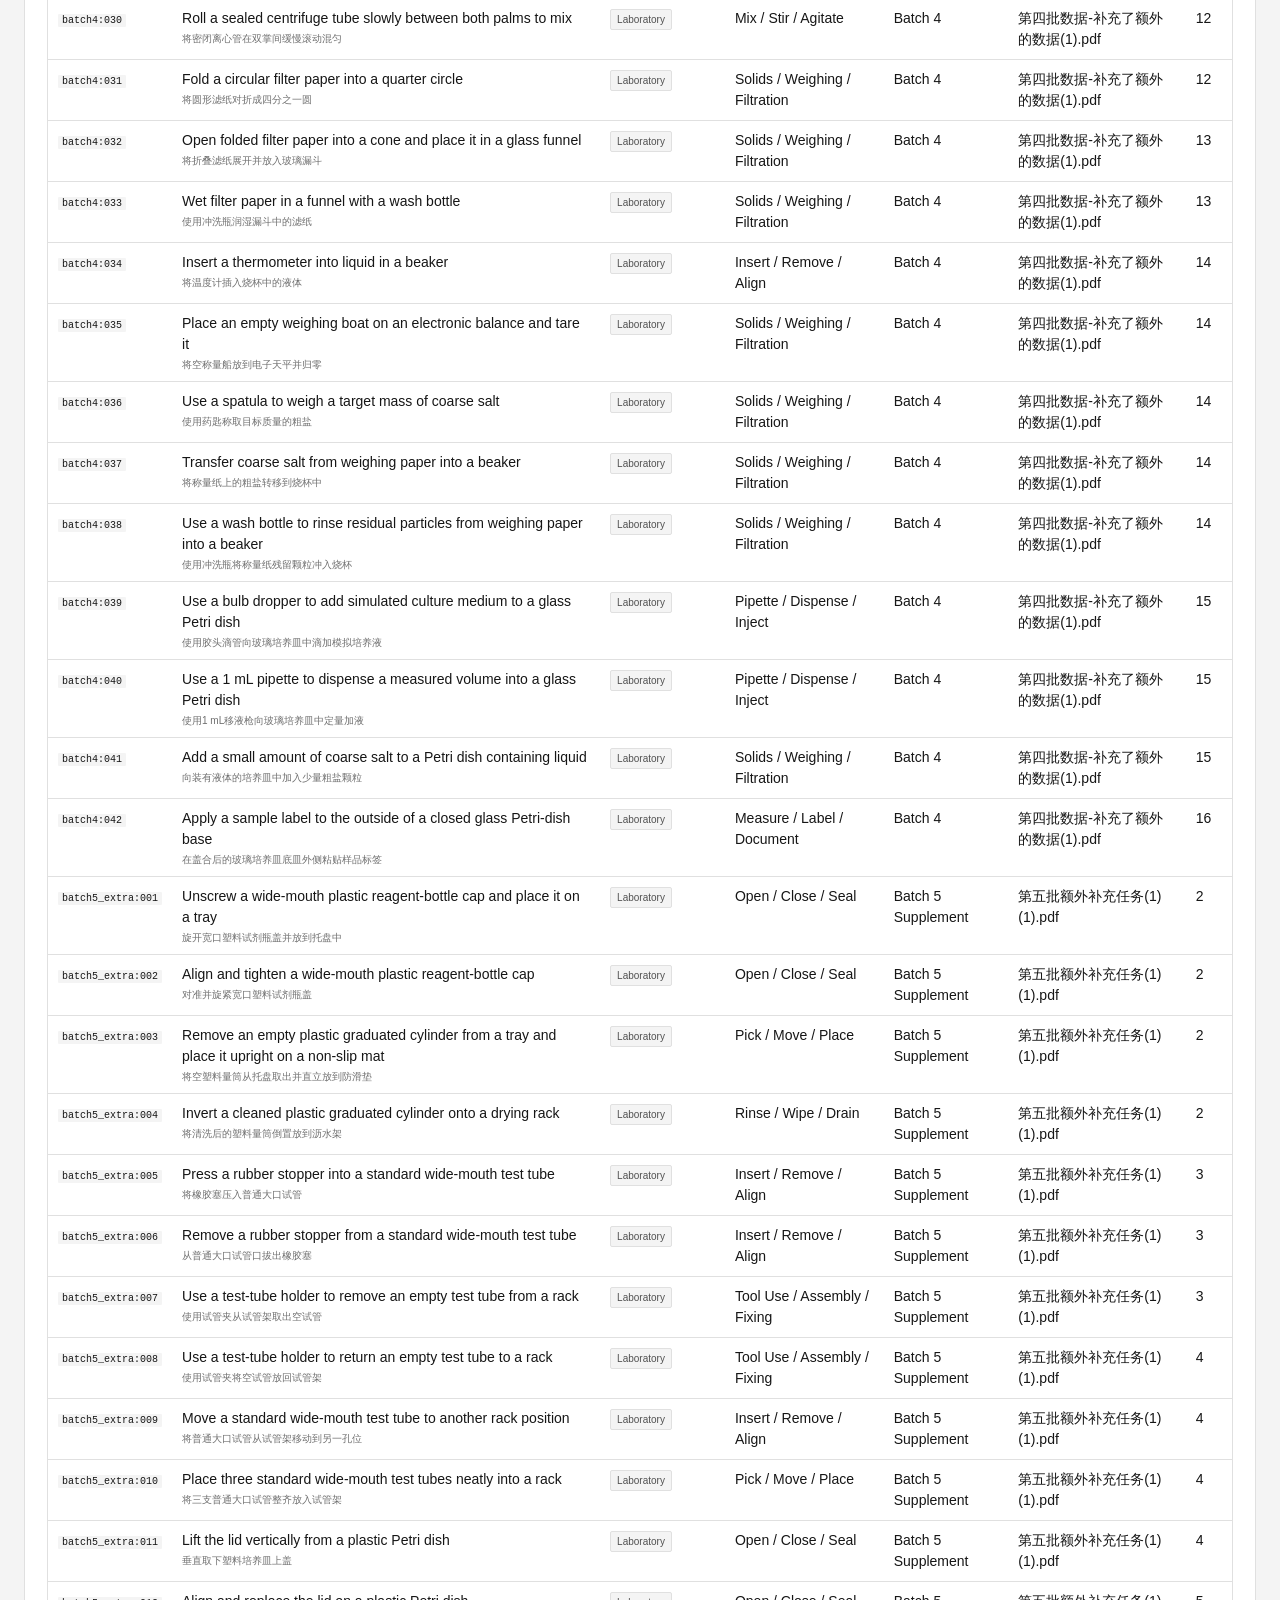
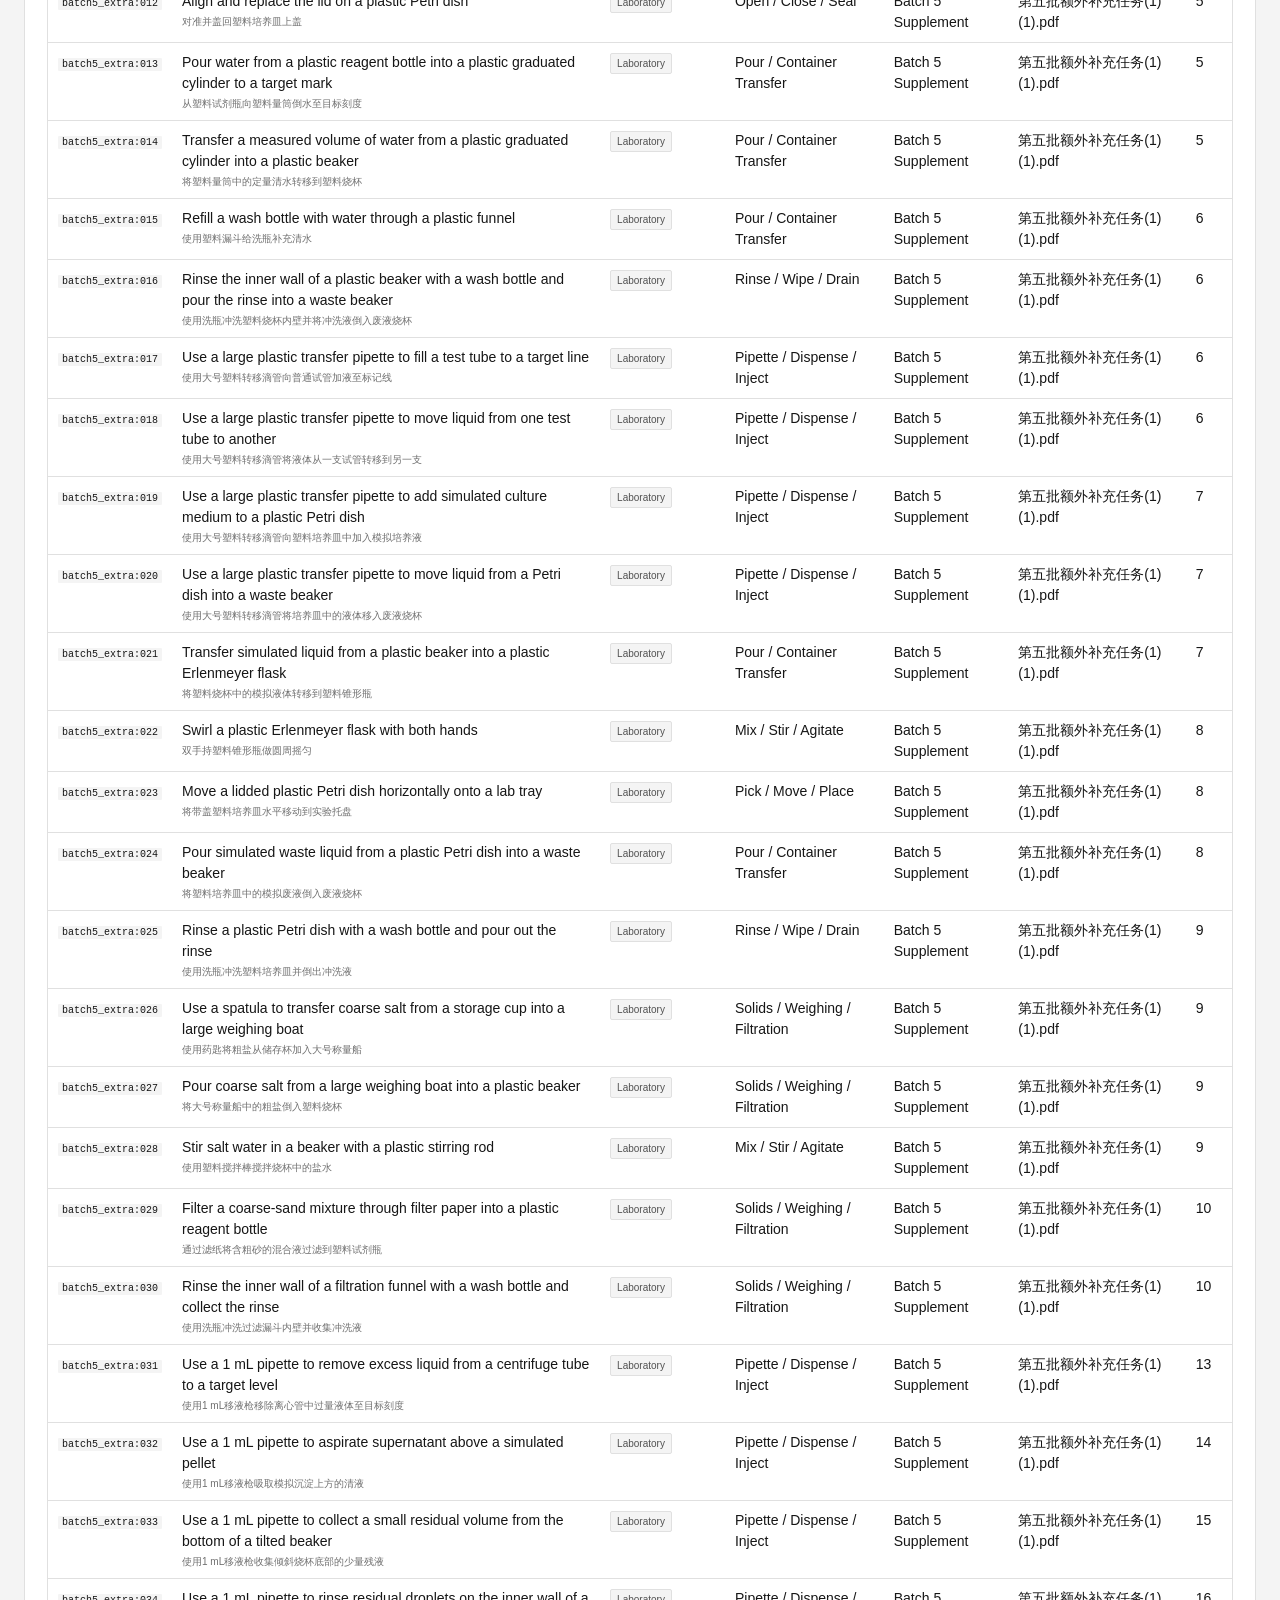
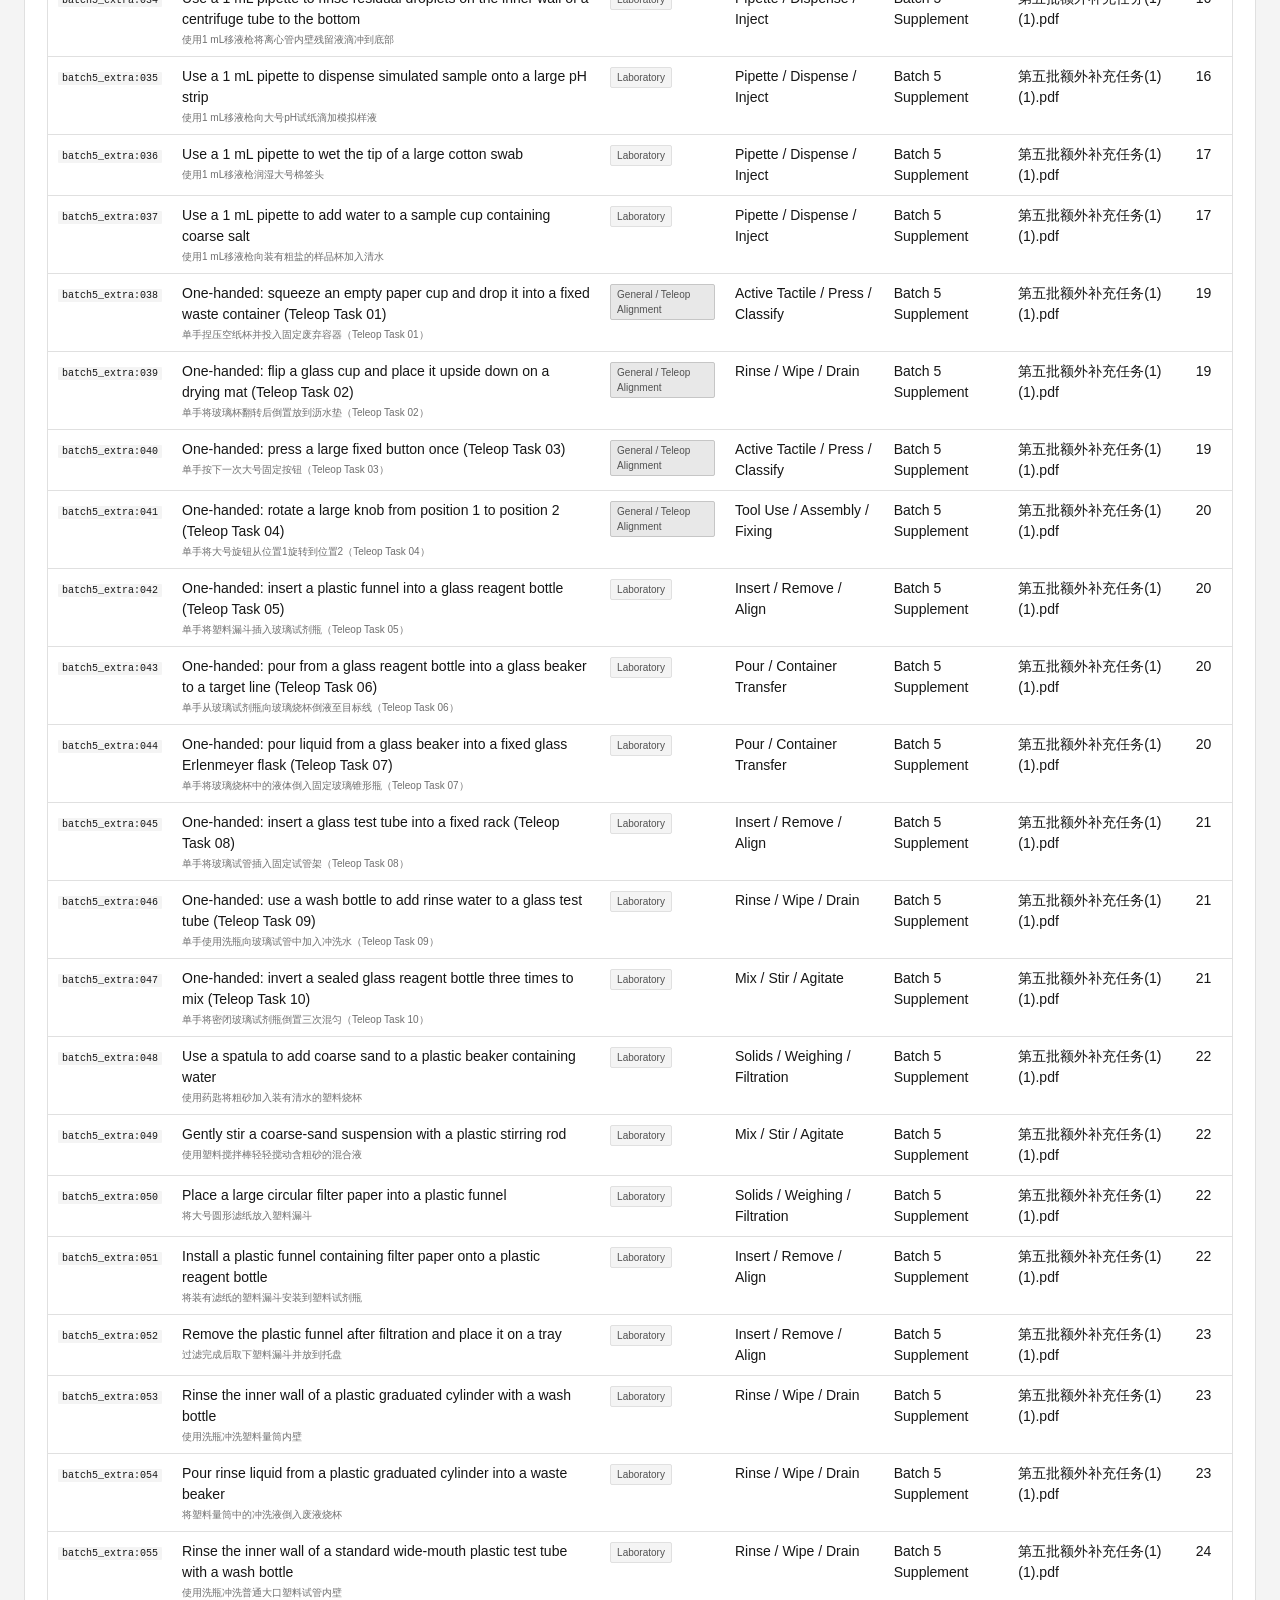
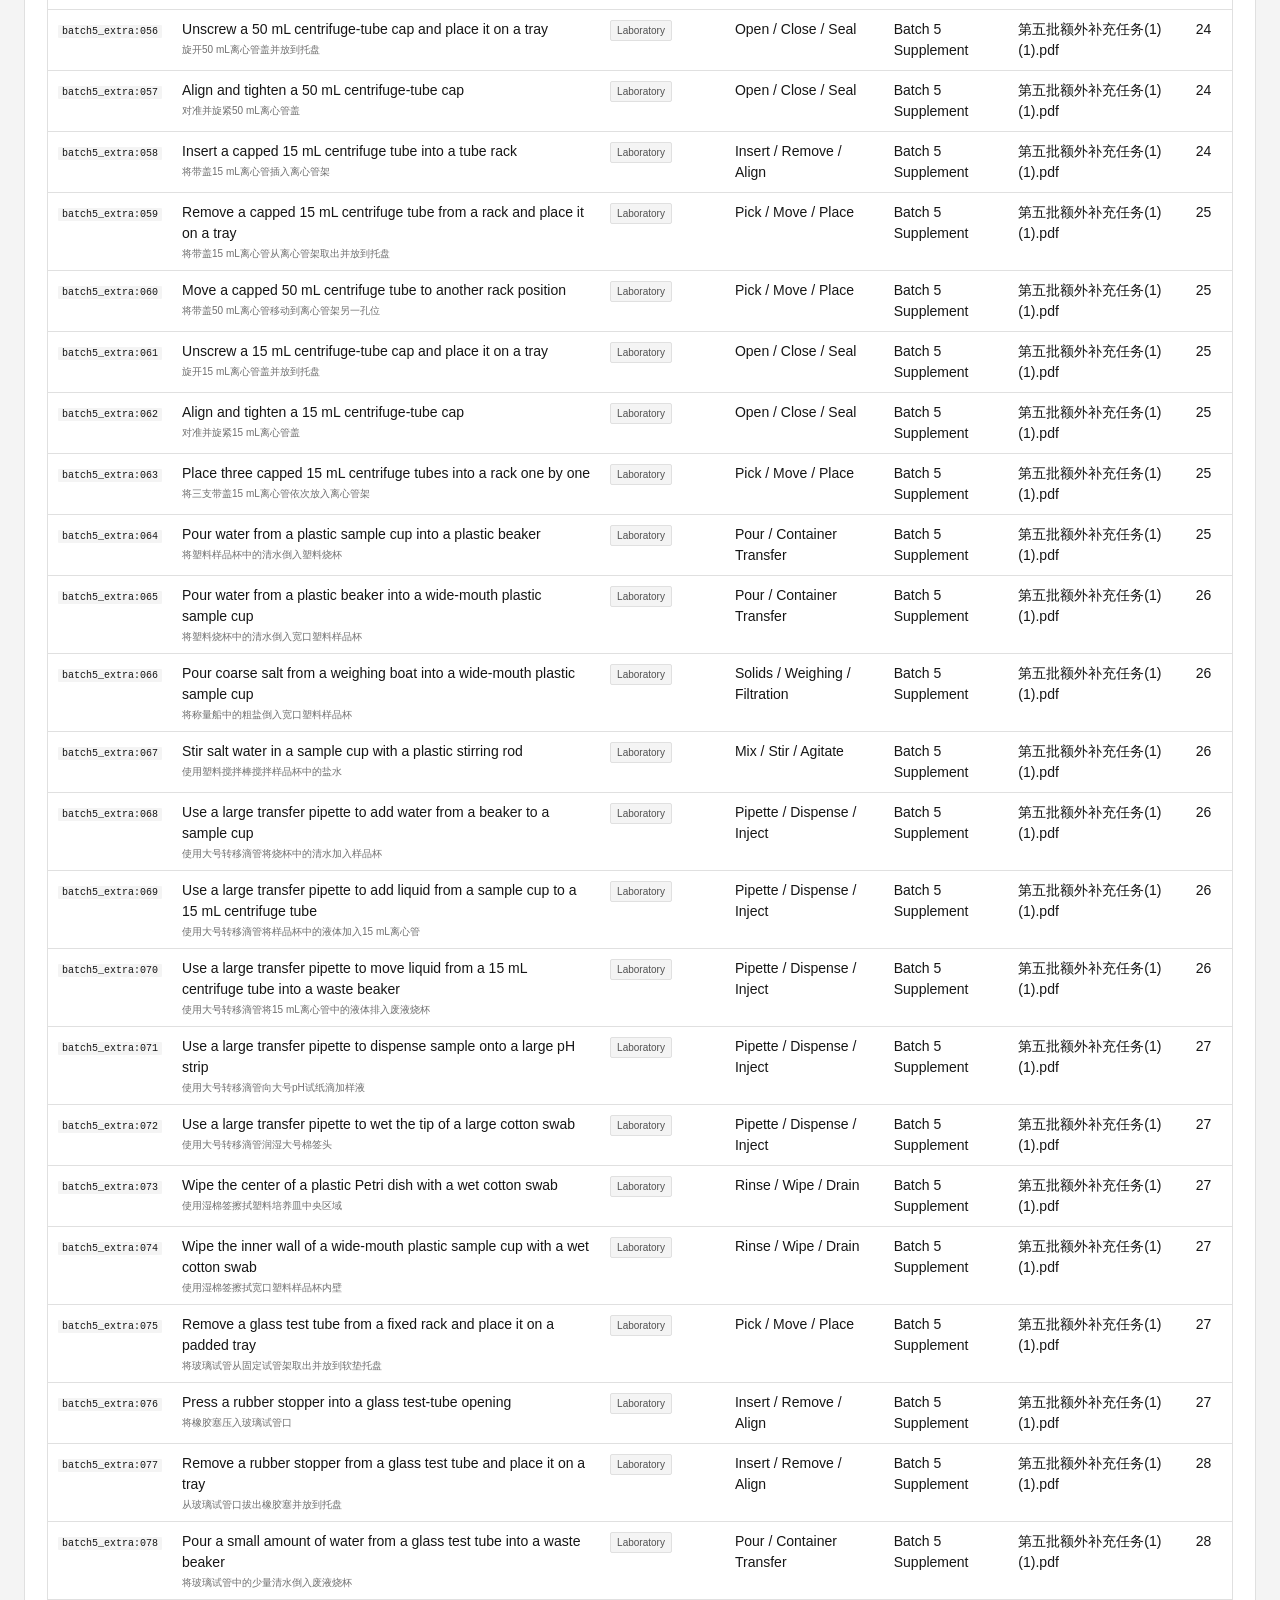
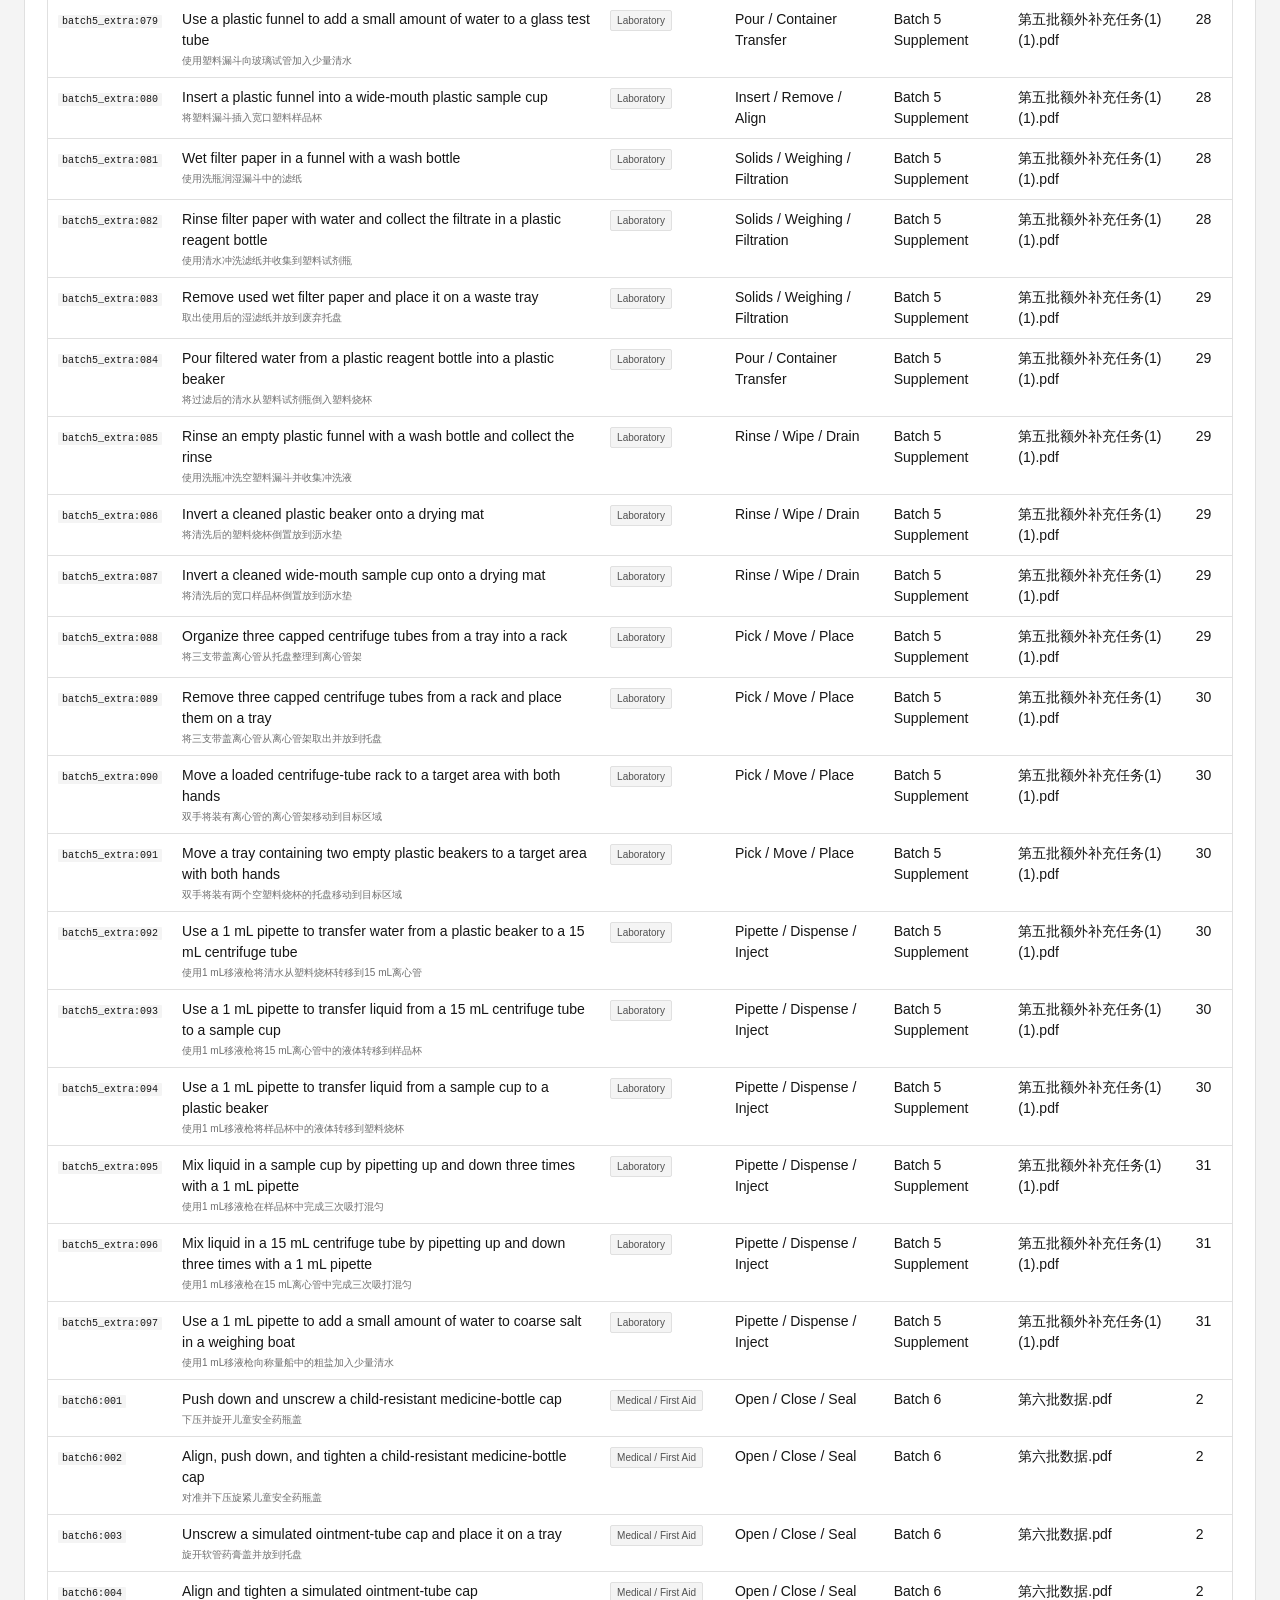
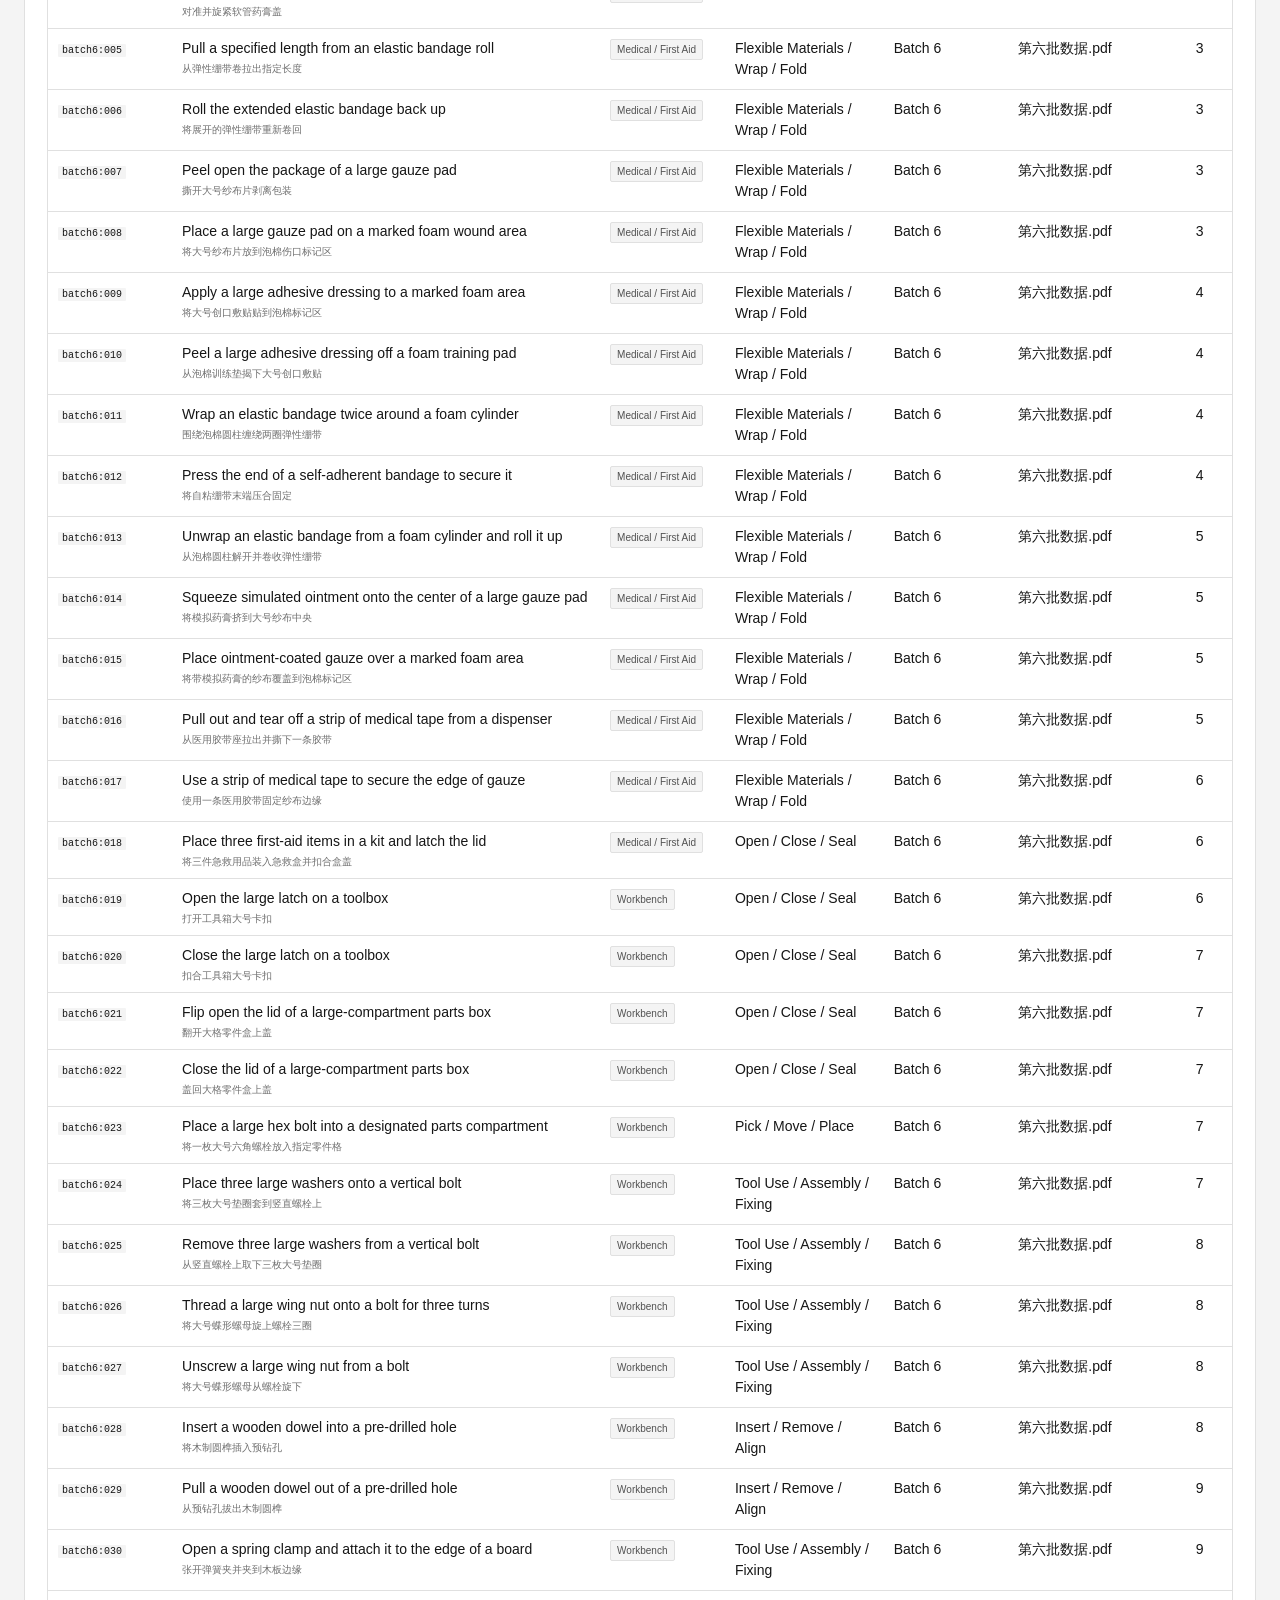
<file: tacwam-task-taxonomy/site/index.html>
<!doctype html>
<html lang="en">
<head>
<meta charset="utf-8">
<meta name="viewport" content="width=device-width,initial-scale=1">
<meta name="description" content="Interactive TacWAM task taxonomy and coverage explorer.">
<link rel="icon" href="data:,">
<title>TacWAM Task Taxonomy</title>
<style>

:root{
  --bg:#f4f4f4;
  --surface:#ffffff;
  --surface-subtle:#f8f8f8;
  --text:#161616;
  --text-secondary:#525252;
  --text-tertiary:#6f6f6f;
  --border:#e0e0e0;
  --border-strong:#c6c6c6;
  --interactive:#0f62fe;
  --interactive-hover:#0043ce;
  --focus:#0f62fe;
  --tag:#e8e8e8;
  --radius:2px;
}
*{box-sizing:border-box}
html{scroll-behavior:smooth}
section{scroll-margin-top:54px}
body{
  margin:0;
  background:var(--bg);
  color:var(--text);
  font:14px/1.5 "IBM Plex Sans","Segoe UI",-apple-system,BlinkMacSystemFont,Arial,sans-serif;
  -webkit-font-smoothing:antialiased;
}
a{color:inherit}
.wrap{max-width:1320px;margin:0 auto}
header{
  padding:30px 24px 24px;
  background:var(--surface);
  border-bottom:1px solid var(--border);
}
.eyebrow{
  margin-bottom:8px;
  color:var(--text-secondary);
  font-size:12px;
  font-weight:600;
  letter-spacing:.06em;
  text-transform:uppercase;
}
h1{
  margin:0;
  font-size:28px;
  line-height:1.2;
  letter-spacing:-.02em;
  font-weight:600;
}
.subtitle{
  max-width:820px;
  margin:8px 0 0;
  color:var(--text-secondary);
  font-size:14px;
}
nav{
  position:sticky;
  top:0;
  z-index:20;
  background:var(--surface);
  border-bottom:1px solid var(--border);
}
nav .wrap{
  display:flex;
  gap:24px;
  padding:0 24px;
  overflow:auto;
}
nav a{
  display:block;
  padding:11px 0 10px;
  color:var(--text-secondary);
  text-decoration:none;
  white-space:nowrap;
  font-size:13px;
  font-weight:500;
  border-bottom:2px solid transparent;
}
nav a:hover{
  color:var(--text);
  border-bottom-color:var(--border-strong);
}
.view-switch{background:var(--surface);border-bottom:1px solid var(--border)}
.view-switch .wrap{display:flex;padding:0 24px}
.view-switch a{min-width:230px;padding:11px 14px 10px;border-left:1px solid var(--border);color:var(--text-secondary);text-decoration:none}
.view-switch a:last-child{border-right:1px solid var(--border)}
.view-switch a.active{background:#262626;color:#fff}
.view-switch b{display:block;font-size:13px;font-weight:600}
.view-switch span{display:block;margin-top:1px;font-size:11px;color:inherit;opacity:.8}
main{padding:24px 24px 64px}

.metrics{
  display:grid;
  grid-template-columns:repeat(5,1fr);
  gap:0;
  background:var(--surface);
  border:1px solid var(--border);
}
.metric{
  min-height:86px;
  padding:16px 18px;
  border-right:1px solid var(--border);
  background:var(--surface);
}
.metric:last-child{border-right:0}
.metric strong{
  display:block;
  font-size:24px;
  line-height:1.2;
  letter-spacing:-.025em;
  font-weight:500;
}
.metric span{
  display:block;
  margin-top:5px;
  color:var(--text-secondary);
  font-size:12px;
}

.panel{
  padding:22px;
  margin-top:24px;
  background:var(--surface);
  border:1px solid var(--border);
}
.section-head{
  display:flex;
  justify-content:space-between;
  gap:20px;
  align-items:flex-start;
  padding-bottom:16px;
  margin-bottom:18px;
  border-bottom:1px solid var(--border);
}
h2{
  margin:0;
  font-size:18px;
  line-height:1.3;
  letter-spacing:-.01em;
  font-weight:600;
}
h3{
  margin:0 0 8px;
  font-size:13px;
  font-weight:600;
}
.note{
  max-width:820px;
  margin:5px 0 0;
  color:var(--text-secondary);
  font-size:13px;
}
.section-meta{
  color:var(--text-tertiary);
  font-size:12px;
  white-space:nowrap;
}

.hero-grid{
  display:grid;
  grid-template-columns:minmax(0,1.6fr) minmax(250px,.62fr);
  gap:28px;
  align-items:start;
}
.chart-shell{
  position:relative;
  min-height:520px;
  display:flex;
  align-items:center;
  justify-content:center;
}
#hierarchyChart{
  width:min(100%,630px);
  height:auto;
  overflow:visible;
}
.chart-center{
  position:absolute;
  left:50%;
  top:50%;
  transform:translate(-50%,-50%);
  width:142px;
  height:142px;
  border:1px solid var(--border);
  border-radius:50%;
  background:var(--surface);
  color:var(--text);
  display:flex;
  flex-direction:column;
  align-items:center;
  justify-content:center;
  cursor:pointer;
}
.chart-center strong{
  font-size:26px;
  line-height:1;
  letter-spacing:-.03em;
  font-weight:500;
}
.chart-center span{
  max-width:104px;
  margin-top:6px;
  color:var(--text-secondary);
  font-size:11px;
  line-height:1.25;
  text-align:center;
}
.chart-center:hover{background:var(--surface-subtle)}
.arc{
  cursor:pointer;
  transition:opacity .12s ease;
}
.arc:hover{opacity:.88}
.arc:focus{outline:none;stroke:var(--focus)!important;stroke-width:4!important}
.arc.dim{opacity:.14}
.arc-label{
  fill:var(--text-secondary);
  font-size:11px;
  pointer-events:none;
}
.tooltip{
  position:fixed;
  z-index:100;
  pointer-events:none;
  min-width:205px;
  padding:10px 12px;
  border:1px solid #393939;
  border-radius:2px;
  background:#262626;
  color:#fff;
  box-shadow:0 4px 12px rgba(0,0,0,.16);
  opacity:0;
  transform:translateY(2px);
  transition:opacity .08s ease,transform .08s ease;
}
.tooltip.show{opacity:1;transform:none}
.tooltip b{
  display:block;
  margin-bottom:3px;
  font-weight:600;
}
.tooltip .muted{
  margin-top:4px;
  color:#c6c6c6;
  font-size:11px;
}

.legend{
  display:grid;
  grid-template-columns:1fr 1fr;
  gap:6px 18px;
  padding-top:14px;
  margin-top:4px;
  border-top:1px solid var(--border);
}
.legend-item{
  display:flex;
  gap:8px;
  align-items:center;
  min-width:0;
  color:var(--text-secondary);
  font-size:12px;
}
.dot{
  width:10px;
  height:10px;
  border-radius:1px;
  flex:0 0 auto;
}
.legend-item span:last-child{
  overflow:hidden;
  text-overflow:ellipsis;
  white-space:nowrap;
}

aside{
  padding-left:22px;
  border-left:1px solid var(--border);
}
.summary-title{
  margin:2px 0 14px;
  color:var(--text);
  font-size:13px;
  font-weight:600;
}
.insight-list{display:grid;gap:0}
.insight{
  padding:13px 0;
  border-top:1px solid var(--border);
}
.insight:first-child{
  padding-top:0;
  border-top:0;
}
.insight .k{
  color:var(--text-tertiary);
  font-size:11px;
  font-weight:500;
  letter-spacing:.04em;
  text-transform:uppercase;
}
.insight .v{
  margin-top:4px;
  font-size:17px;
  line-height:1.3;
  font-weight:500;
}
.insight .d{
  margin-top:3px;
  color:var(--text-secondary);
  font-size:12px;
}

.active-filter{
  display:none;
  margin-top:14px;
  padding:9px 11px;
  border-left:3px solid var(--interactive);
  background:#edf5ff;
  color:#0043ce;
  align-items:center;
  justify-content:space-between;
  gap:12px;
  font-size:12px;
}
.active-filter.show{display:flex}
.linkbtn{
  appearance:none;
  padding:0;
  border:0;
  background:transparent;
  color:var(--interactive);
  font:inherit;
  font-weight:600;
  cursor:pointer;
}
.linkbtn:hover{text-decoration:underline}

.matrixwrap,.tablewrap{
  overflow:auto;
  border:1px solid var(--border);
}
table{width:100%;border-collapse:collapse}
.matrix{min-width:1260px}
.matrix th,.matrix td{
  padding:9px 8px;
  text-align:center;
  border-bottom:1px solid var(--border);
  font-size:12px;
}
.matrix th{
  background:#f4f4f4;
  color:var(--text-secondary);
  font-weight:600;
  white-space:nowrap;
}
.matrix .rowlab{
  position:sticky;
  left:0;
  z-index:2;
  min-width:170px;
  background:var(--surface);
  text-align:left;
  font-weight:600;
}
.matrix td.cell{
  cursor:pointer;
  border-left:1px solid #fff;
  border-right:1px solid #fff;
}
.matrix td.cell:hover{
  outline:2px solid #525252;
  outline-offset:-2px;
}

.defgrid{
  display:grid;
  grid-template-columns:repeat(3,1fr);
  gap:0;
  border-top:1px solid var(--border);
  border-left:1px solid var(--border);
}
.def{
  min-height:112px;
  padding:13px;
  border-right:1px solid var(--border);
  border-bottom:1px solid var(--border);
  background:var(--surface);
}
.def b{
  display:block;
  margin-bottom:5px;
  font-weight:600;
}
.def p{
  margin:0;
  color:var(--text-secondary);
  font-size:12px;
}
.badge{
  display:inline-flex;
  align-items:center;
  padding:2px 6px;
  border:1px solid var(--border);
  border-radius:2px;
  background:#f4f4f4;
  color:var(--text-secondary);
  font-size:10px;
  font-weight:500;
}
.badge.legacy{
  border-color:#c6c6c6;
  background:#e8e8e8;
  color:#525252;
}

.toolbar{
  display:grid;
  grid-template-columns:minmax(260px,1.6fr) repeat(3,minmax(150px,.6fr));
  gap:8px;
  margin:14px 0;
}
input,select{
  width:100%;
  min-width:0;
  min-height:38px;
  padding:8px 10px;
  border:1px solid var(--border-strong);
  border-radius:2px;
  background:#fff;
  color:var(--text);
  font:inherit;
  outline:none;
}
input:focus,select:focus{
  border-color:var(--focus);
  box-shadow:inset 0 0 0 1px var(--focus);
}
.countline{
  display:flex;
  justify-content:space-between;
  margin-bottom:8px;
  color:var(--text-tertiary);
  font-size:11px;
}
.tasks{min-width:1120px}
.tasks th,.tasks td{
  padding:9px 10px;
  border-bottom:1px solid var(--border);
  text-align:left;
  vertical-align:top;
}
.tasks th{
  position:sticky;
  top:0;
  z-index:1;
  background:#f4f4f4;
  color:var(--text-secondary);
  font-size:11px;
  font-weight:600;
}
.tasks tr:hover td{background:#f8f8f8}
.source-title{font-weight:500}
.source-sub{
  margin-top:2px;
  color:#6f6f6f;
  font-size:10px;
}
code{
  padding:1px 4px;
  border-radius:1px;
  background:#f4f4f4;
  font-family:ui-monospace,SFMono-Regular,Menlo,monospace;
  font-size:10px;
}

.source-grid{
  display:grid;
  grid-template-columns:repeat(5,1fr);
  gap:0;
  border-top:1px solid var(--border);
  border-left:1px solid var(--border);
}
.source-card{
  min-height:112px;
  padding:13px;
  border-right:1px solid var(--border);
  border-bottom:1px solid var(--border);
  background:var(--surface);
}
.source-card .n{
  margin-top:10px;
  font-size:22px;
  line-height:1;
  font-weight:500;
}
.source-card .f{
  margin-top:5px;
  color:#6f6f6f;
  font-size:10px;
  word-break:break-word;
}
footer{
  max-width:1320px;
  margin:0 auto;
  padding:0 24px 36px;
  color:#6f6f6f;
  font-size:11px;
}

@media(max-width:1050px){
  .metrics{grid-template-columns:repeat(3,1fr)}
  .metric:nth-child(3){border-right:0}
  .hero-grid{grid-template-columns:1fr}
  aside{padding:18px 0 0;border-left:0;border-top:1px solid var(--border)}
  .chart-shell{min-height:470px}
  .defgrid{grid-template-columns:repeat(2,1fr)}
  .toolbar{grid-template-columns:1fr 1fr}
  .source-grid{grid-template-columns:repeat(3,1fr)}
}
@media(max-width:680px){
  header{padding:24px 16px 18px}
  h1{font-size:24px}
  nav .wrap,main{padding-left:16px;padding-right:16px}
  .metrics{grid-template-columns:1fr 1fr}
  .metric{border-bottom:1px solid var(--border)}
  .metric:last-child{grid-column:1/-1}
  .panel{padding:16px}
  .section-head{display:block}
  .section-meta{display:block;margin-top:8px}
  .chart-shell{min-height:390px}
  .chart-center{width:clamp(80px,25vw,116px);height:clamp(80px,25vw,116px)}
  .chart-center strong{font-size:22px}
  .chart-center span{max-width:74px;font-size:10px}
  .defgrid,.source-grid{grid-template-columns:1fr}
  .toolbar{grid-template-columns:1fr}
  .legend{grid-template-columns:1fr 1fr}
}
@media(max-width:440px){.legend{grid-template-columns:1fr}}
@media(max-width:520px){.view-switch .wrap{padding:0}.view-switch a{min-width:0;flex:1;padding:10px}}

</style>
</head>
<body>
<header><div class="wrap">
<div class="eyebrow">TacWAM · Task Inventory</div>
<h1>Task Taxonomy</h1>
<p class="subtitle">Two-level taxonomy and coverage view for the current tactile manipulation task inventory.</p>
</div></header>
<div class="view-switch"><div class="wrap"><a href="/tacwam-task-taxonomy/"><b>Collected recordings</b><span>Complete recordings currently in S3</span></a><a class="active" href="/tacwam-task-taxonomy/task-catalog/"><b>Task catalog</b><span>Planned definitions from source PDFs</span></a></div></div>
<nav><div class="wrap"><a href="#overview">Overview</a><a href="#hierarchy">Hierarchy</a><a href="#matrix">Coverage matrix</a><a href="#tasks">Task registry</a><a href="#definitions">Taxonomy</a><a href="#sources">Sources</a></div></nav>
<main class="wrap">
<section id="overview">
<div class="metrics">
<div class="metric"><strong id="taskCount">302</strong><span>task-title records</span></div>
<div class="metric"><strong id="keyCount">297</strong><span>normalized semantic keys</span></div>
<div class="metric"><strong id="sceneCount">7 + 2</strong><span>core L1 + legacy buckets</span></div>
<div class="metric"><strong id="skillCount">12</strong><span>L2 skill families</span></div>
<div class="metric"><strong id="batchCount">5</strong><span>source task-list batches</span></div>
</div>
</section>

<section id="hierarchy" class="panel">
<div class="section-head"><div><h2>Taxonomy distribution</h2><p class="note">Inner ring: L1 scene. Outer ring: L2 manipulation skill. Hover for counts and proportions; click a segment to filter the registry.</p></div><span class="section-meta" id="catalogMeta">302 historical task-title records</span></div>
<div class="hero-grid">
<div>
<div class="chart-shell"><svg id="hierarchyChart" viewBox="0 0 620 620" role="img" aria-label="Hierarchical two-ring chart of task taxonomy coverage"></svg><button type="button" class="chart-center" id="chartReset" aria-label="Clear chart selection"><strong id="centerCount">302</strong><span id="centerLabel">all task definitions</span></button></div>
<div class="legend" id="sceneLegend"></div>
<div class="active-filter" id="activeFilter"><span id="activeText"></span><button class="linkbtn" type="button" id="clearSelection">Clear selection</button></div>
</div>
<aside>
<div class="summary-title">Coverage summary</div>
<div class="insight-list" id="insights"></div>
</aside>
</div>
</section>

<section id="matrix" class="panel">
<div class="section-head"><div><h2>L1 × L2 coverage matrix</h2><p class="note">Each cell is the number of historical task-title records assigned to that scene-skill combination. Empty cells are not automatically gaps; the action must still make sense in the scene.</p></div></div>
<div class="matrixwrap"><table class="matrix" id="matrixTable"></table></div>
</section>

<section id="tasks" class="panel">
<div class="section-head"><div><h2>Task registry</h2><p class="note">English display titles are used for browsing. Original canonical titles are retained as secondary source text for traceability.</p></div></div>
<div class="toolbar"><input id="q" placeholder="Search task title, ID, or source PDF…" aria-label="Search tasks"><select id="f1" aria-label="Filter by L1 scene"><option value="">All L1 scenes</option></select><select id="f2" aria-label="Filter by L2 skill"><option value="">All L2 skills</option></select><select id="fb" aria-label="Filter by source batch"><option value="">All source batches</option></select></div>
<div class="countline"><span id="resultCount"></span><span id="registryScope">Current catalog</span></div>
<div class="tablewrap"><table class="tasks"><thead><tr><th>ID</th><th>Task title</th><th>L1 scene</th><th>L2 skill</th><th>Batch</th><th>Source PDF</th><th>Page</th></tr></thead><tbody id="taskBody"></tbody></table></div>
</section>

<section id="definitions" class="panel">
<div class="section-head"><div><h2>Taxonomy definitions</h2><p class="note">L1 captures the operating scene. L2 captures the task's primary manipulation/contact family.</p></div></div>
<h3>L1 scenes</h3><div class="defgrid" id="l1defs"></div>
<h3 style="margin-top:18px">L2 manipulation/contact families</h3><div class="defgrid" id="l2defs"></div>
</section>

<section id="sources" class="panel">
<div class="section-head"><div><h2>Source batches</h2><p class="note">Historical source files remain unchanged for traceability.</p></div></div>
<div class="source-grid" id="sourceGrid"></div>
</section>
</main>
<footer>TacWAM Task Taxonomy · site v2.1 · taxonomy v2.0-en · task-definition inventory</footer>
<div class="tooltip" id="tooltip" aria-hidden="true"></div>
<script>
const TASKS=[{"record_id":"batch2:001","batch":"batch2","source_file":"tacWAM_触觉数据采集第二批(1).pdf","page":1,"source_task_id":"F1","source_order":1,"task_title":"给记号笔盖上笔帽并拔下","raw_title":"给记号笔盖上笔帽并拔下（难度：易）","l1_scene":"办公室","l2_skill":"插入/拔出/对准","normalized_key":"给记号笔盖上笔帽并拔下","l1_scene_en":"Office","l2_skill_en":"Insert / Remove / Align","batch_label":"Batch 2","task_title_en":"Cap and uncap a marker"},{"record_id":"batch2:002","batch":"batch2","source_file":"tacWAM_触觉数据采集第二批(1).pdf","page":1,"source_task_id":"F2","source_order":2,"task_title":"将吸管插入一次性塑料杯盖并拔出","raw_title":"将吸管插入一次性塑料杯盖并拔出（难度：易）","l1_scene":"厨房","l2_skill":"插入/拔出/对准","normalized_key":"将吸管插入一次性杯盖并拔出","l1_scene_en":"Kitchen","l2_skill_en":"Insert / Remove / Align","batch_label":"Batch 2","task_title_en":"Insert a straw into a disposable plastic cup lid and remove it"},{"record_id":"batch2:003","batch":"batch2","source_file":"tacWAM_触觉数据采集第二批(1).pdf","page":1,"source_task_id":"F3","source_order":3,"task_title":"沿四周压紧收纳盒盖并打开","raw_title":"沿四周压紧收纳盒盖并打开（难度：易）","l1_scene":"厨房","l2_skill":"开合/密封","normalized_key":"沿四周压紧收纳盒盖并打开","l1_scene_en":"Kitchen","l2_skill_en":"Open / Close / Seal","batch_label":"Batch 2","task_title_en":"Press around a storage-box lid to seal it, then open it"},{"record_id":"batch2:004","batch":"batch2","source_file":"tacWAM_触觉数据采集第二批(1).pdf","page":1,"source_task_id":"F4","source_order":4,"task_title":"将电池装入电池槽","raw_title":"将电池装入电池槽（难度：中）","l1_scene":"工具台","l2_skill":"插入/拔出/对准","normalized_key":"将电池装入电池槽","l1_scene_en":"Workbench","l2_skill_en":"Insert / Remove / Align","batch_label":"Batch 2","task_title_en":"Insert a battery into a battery compartment"},{"record_id":"batch2:005","batch":"batch2","source_file":"tacWAM_触觉数据采集第二批(1).pdf","page":2,"source_task_id":"F5","source_order":5,"task_title":"将充电器头压入插排并拔出","raw_title":"将充电器头压入插排并拔出（难度：易）","l1_scene":"办公室","l2_skill":"插入/拔出/对准","normalized_key":"将充电器头压入插排并拔出","l1_scene_en":"Office","l2_skill_en":"Insert / Remove / Align","batch_label":"Batch 2","task_title_en":"Insert a charger plug into a power strip and unplug it"},{"record_id":"batch2:006","batch":"batch2","source_file":"tacWAM_触觉数据采集第二批(1).pdf","page":2,"source_task_id":"G1","source_order":6,"task_title":"用印章在纸上压出图案","raw_title":"用印章在纸上压出图案（难度：易）","l1_scene":"办公室","l2_skill":"工具操作/装配/固定","normalized_key":"用印章在纸上压出图案","l1_scene_en":"Office","l2_skill_en":"Tool Use / Assembly / Fixing","batch_label":"Batch 2","task_title_en":"Stamp a pattern onto paper"},{"record_id":"batch2:007","batch":"batch2","source_file":"tacWAM_触觉数据采集第二批(1).pdf","page":2,"source_task_id":"G2","source_order":7,"task_title":"用记号笔沿线描画","raw_title":"用记号笔沿线描画（难度：易）","l1_scene":"办公室","l2_skill":"测量/标记/文档操作","normalized_key":"用记号笔沿线描画","l1_scene_en":"Office","l2_skill_en":"Measure / Label / Document","batch_label":"Batch 2","task_title_en":"Trace a line with a marker"},{"record_id":"batch2:008","batch":"batch2","source_file":"tacWAM_触觉数据采集第二批(1).pdf","page":2,"source_task_id":"G3","source_order":8,"task_title":"用食品夹夹取海绵块并放入杯中","raw_title":"用食品夹夹取海绵块并放入杯中（难度：易）","l1_scene":"厨房","l2_skill":"工具操作/装配/固定","normalized_key":"用食品夹夹取海绵块并放入杯中","l1_scene_en":"Kitchen","l2_skill_en":"Tool Use / Assembly / Fixing","batch_label":"Batch 2","task_title_en":"Use kitchen tongs to pick up a sponge block and place it in a cup"},{"record_id":"batch2:009","batch":"batch2","source_file":"tacWAM_触觉数据采集第二批(1).pdf","page":2,"source_task_id":"G4","source_order":9,"task_title":"按压喷雾瓶扳机喷一次水","raw_title":"按压喷雾瓶扳机喷一次水（难度：易）","l1_scene":"厨房","l2_skill":"主动触觉/按压/分类","normalized_key":"按压喷雾瓶扳机喷一次水","l1_scene_en":"Kitchen","l2_skill_en":"Active Tactile / Press / Classify","batch_label":"Batch 2","task_title_en":"Press a spray-bottle trigger once"},{"record_id":"batch2:010","batch":"batch2","source_file":"tacWAM_触觉数据采集第二批(1).pdf","page":2,"source_task_id":"G5","source_order":10,"task_title":"用勺子舀取干豆并倒入杯中","raw_title":"用勺子舀取干豆并倒入杯中（难度：易）","l1_scene":"厨房","l2_skill":"固体处理/称量/过滤","normalized_key":"用勺子舀取干豆并倒入杯中","l1_scene_en":"Kitchen","l2_skill_en":"Solids / Weighing / Filtration","batch_label":"Batch 2","task_title_en":"Scoop dry beans with a spoon and pour them into a cup"},{"record_id":"batch2:011","batch":"batch2","source_file":"tacWAM_触觉数据采集第二批(1).pdf","page":2,"source_task_id":"H1","source_order":11,"task_title":"将橡胶塞压入空塑料试管并拔出","raw_title":"将橡胶塞压入空塑料试管并拔出（难度：易）","l1_scene":"实验室","l2_skill":"插入/拔出/对准","normalized_key":"将橡胶塞压入试管并拔出","l1_scene_en":"Laboratory","l2_skill_en":"Insert / Remove / Align","batch_label":"Batch 2","task_title_en":"Press a rubber stopper into an empty plastic test tube and remove it"},{"record_id":"batch2:012","batch":"batch2","source_file":"tacWAM_触觉数据采集第二批(1).pdf","page":3,"source_task_id":"H2","source_order":12,"task_title":"用试管夹夹住空试管并放入试管架","raw_title":"用试管夹夹住空试管并放入试管架（难度：易）","l1_scene":"实验室","l2_skill":"工具操作/装配/固定","normalized_key":"用试管夹夹住试管并放入试管架","l1_scene_en":"Laboratory","l2_skill_en":"Tool Use / Assembly / Fixing","batch_label":"Batch 2","task_title_en":"Use a test-tube holder to grip an empty test tube and place it in a rack"},{"record_id":"batch2:013","batch":"batch2","source_file":"tacWAM_触觉数据采集第二批(1).pdf","page":3,"source_task_id":"H3","source_order":13,"task_title":"用试管刷插入空试管并旋转后拔出","raw_title":"用试管刷插入空试管并旋转后拔出（难度：易）","l1_scene":"实验室","l2_skill":"插入/拔出/对准","normalized_key":"用试管刷插入试管并旋转后拔出","l1_scene_en":"Laboratory","l2_skill_en":"Insert / Remove / Align","batch_label":"Batch 2","task_title_en":"Insert a test-tube brush into an empty test tube, rotate it, and remove it"},{"record_id":"batch2:014","batch":"batch2","source_file":"tacWAM_触觉数据采集第二批(1).pdf","page":3,"source_task_id":"H4","source_order":14,"task_title":"用塑料滴管从烧杯吸水并滴入试管","raw_title":"用塑料滴管从烧杯吸水并滴入试管（难度：易）","l1_scene":"实验室","l2_skill":"移液/滴加/注射","normalized_key":"用滴管从烧杯吸水并滴入试管","l1_scene_en":"Laboratory","l2_skill_en":"Pipette / Dispense / Inject","batch_label":"Batch 2","task_title_en":"Use a plastic dropper to transfer water from a beaker into a test tube"},{"record_id":"batch2:015","batch":"batch2","source_file":"tacWAM_触觉数据采集第二批(1).pdf","page":3,"source_task_id":"H5","source_order":15,"task_title":"用塑料搅拌棒沿烧杯内壁搅动并取出","raw_title":"用塑料搅拌棒沿烧杯内壁搅动并取出（难度：易）","l1_scene":"实验室","l2_skill":"混合/搅拌/摇匀","normalized_key":"用搅拌棒沿烧杯内壁搅动并取出","l1_scene_en":"Laboratory","l2_skill_en":"Mix / Stir / Agitate","batch_label":"Batch 2","task_title_en":"Stir along the inner wall of a beaker with a plastic stirring rod and remove it"},{"record_id":"batch2:016","batch":"batch2","source_file":"tacWAM_触觉数据采集第二批(1).pdf","page":3,"source_task_id":"I1","source_order":16,"task_title":"将大于杯口的干海绵球压入空杯并取出","raw_title":"将大于杯口的干海绵球压入空杯并取出（难度：易）","l1_scene":"厨房","l2_skill":"插入/拔出/对准","normalized_key":"将大于杯口的干海绵球压入杯并取出","l1_scene_en":"Kitchen","l2_skill_en":"Insert / Remove / Align","batch_label":"Batch 2","task_title_en":"Compress a dry sponge ball through a cup opening and remove it"},{"record_id":"batch2:017","batch":"batch2","source_file":"tacWAM_触觉数据采集第二批(1).pdf","page":3,"source_task_id":"I2","source_order":17,"task_title":"按压软硬不同的海绵并分类","raw_title":"按压软硬不同的海绵并分类（难度：易）","l1_scene":"通用交互/主动触觉","l2_skill":"主动触觉/按压/分类","normalized_key":"按压软硬不同的海绵并分类","l1_scene_en":"General / Active Tactile","l2_skill_en":"Active Tactile / Press / Classify","batch_label":"Batch 2","task_title_en":"Press sponges of different stiffness and classify them"},{"record_id":"batch2:018","batch":"batch2","source_file":"tacWAM_触觉数据采集第二批(1).pdf","page":3,"source_task_id":"I3","source_order":18,"task_title":"捏压不透明软袋判断内容物可压缩性并分类","raw_title":"捏压不透明软袋判断内容物可压缩性并分类（难度：中）","l1_scene":"通用交互/主动触觉","l2_skill":"主动触觉/按压/分类","normalized_key":"捏压不透明软袋判断内容物可压缩性并分类","l1_scene_en":"General / Active Tactile","l2_skill_en":"Active Tactile / Press / Classify","batch_label":"Batch 2","task_title_en":"Squeeze opaque soft bags to judge compressibility and classify the contents"},{"record_id":"batch2:019","batch":"batch2","source_file":"tacWAM_触觉数据采集第二批(1).pdf","page":3,"source_task_id":"I4","source_order":19,"task_title":"提举轻重不同的密封容器并分类","raw_title":"提举轻重不同的密封容器并分类（难度：易）","l1_scene":"通用交互/主动触觉","l2_skill":"主动触觉/按压/分类","normalized_key":"提举轻重不同的密封容器并分类","l1_scene_en":"General / Active Tactile","l2_skill_en":"Active Tactile / Press / Classify","batch_label":"Batch 2","task_title_en":"Lift sealed containers of different weights and classify them"},{"record_id":"batch2:020","batch":"batch2","source_file":"tacWAM_触觉数据采集第二批(1).pdf","page":4,"source_task_id":"I5","source_order":20,"task_title":"在手中转动魔方一周","raw_title":"在手中转动魔方一周（难度：中）","l1_scene":"通用交互/主动触觉","l2_skill":"主动触觉/按压/分类","normalized_key":"在手中转动魔方一周","l1_scene_en":"General / Active Tactile","l2_skill_en":"Active Tactile / Press / Classify","batch_label":"Batch 2","task_title_en":"Rotate a Rubik’s Cube once in hand"},{"record_id":"batch3:001","batch":"batch3","source_file":"触觉数据采集第三批任务清单(1).pdf","page":2,"source_task_id":"1","source_order":1,"task_title":"拾取烧杯并收纳至托盘","raw_title":"拾取烧杯并收纳至托盘","l1_scene":"实验室","l2_skill":"抓取/搬运/收纳","normalized_key":"拾取烧杯并收纳至托盘","l1_scene_en":"Laboratory","l2_skill_en":"Pick / Move / Place","batch_label":"Batch 3","task_title_en":"Pick up a beaker and place it in a tray"},{"record_id":"batch3:002","batch":"batch3","source_file":"触觉数据采集第三批任务清单(1).pdf","page":2,"source_task_id":"2","source_order":2,"task_title":"拾取离心管并收纳至离心管盒","raw_title":"拾取离心管并收纳至离心管盒","l1_scene":"实验室","l2_skill":"抓取/搬运/收纳","normalized_key":"拾取离心管并收纳至离心管盒","l1_scene_en":"Laboratory","l2_skill_en":"Pick / Move / Place","batch_label":"Batch 3","task_title_en":"Pick up a centrifuge tube and place it in a tube box"},{"record_id":"batch3:003","batch":"batch3","source_file":"触觉数据采集第三批任务清单(1).pdf","page":2,"source_task_id":"3","source_order":3,"task_title":"将胶头滴管、玻璃棒、注射器收纳至托盘","raw_title":"将胶头滴管、玻璃棒、注射器收纳至托盘","l1_scene":"实验室","l2_skill":"抓取/搬运/收纳","normalized_key":"将胶头滴管、棒、注射器收纳至托盘","l1_scene_en":"Laboratory","l2_skill_en":"Pick / Move / Place","batch_label":"Batch 3","task_title_en":"Place a bulb dropper, glass rod, and syringe into a tray"},{"record_id":"batch3:004","batch":"batch3","source_file":"触觉数据采集第三批任务清单(1).pdf","page":2,"source_task_id":"4","source_order":4,"task_title":"扣合离心管连体盖并收纳到离心管盒中","raw_title":"扣合离心管连体盖并收纳到离心管盒中","l1_scene":"实验室","l2_skill":"开合/密封","normalized_key":"扣合离心管连体盖并收纳到离心管盒中","l1_scene_en":"Laboratory","l2_skill_en":"Open / Close / Seal","batch_label":"Batch 3","task_title_en":"Snap a hinged centrifuge-tube cap closed and place the tube in a tube box"},{"record_id":"batch3:005","batch":"batch3","source_file":"触觉数据采集第三批任务清单(1).pdf","page":2,"source_task_id":"5","source_order":5,"task_title":"打开离心管连体盖","raw_title":"打开离心管连体盖","l1_scene":"实验室","l2_skill":"开合/密封","normalized_key":"打开离心管连体盖","l1_scene_en":"Laboratory","l2_skill_en":"Open / Close / Seal","batch_label":"Batch 3","task_title_en":"Open a hinged centrifuge-tube cap"},{"record_id":"batch3:006","batch":"batch3","source_file":"触觉数据采集第三批任务清单(1).pdf","page":3,"source_task_id":"6","source_order":6,"task_title":"挤压并排空胶头滴管","raw_title":"挤压并排空胶头滴管","l1_scene":"实验室","l2_skill":"移液/滴加/注射","normalized_key":"挤压并排胶头滴管","l1_scene_en":"Laboratory","l2_skill_en":"Pipette / Dispense / Inject","batch_label":"Batch 3","task_title_en":"Squeeze and release an empty bulb dropper"},{"record_id":"batch3:007","batch":"batch3","source_file":"触觉数据采集第三批任务清单(1).pdf","page":3,"source_task_id":"7","source_order":7,"task_title":"抽拉空注射器芯杆","raw_title":"抽拉空注射器芯杆","l1_scene":"实验室","l2_skill":"移液/滴加/注射","normalized_key":"抽拉注射器芯杆","l1_scene_en":"Laboratory","l2_skill_en":"Pipette / Dispense / Inject","batch_label":"Batch 3","task_title_en":"Pull out the plunger of an empty syringe"},{"record_id":"batch3:008","batch":"batch3","source_file":"触觉数据采集第三批任务清单(1).pdf","page":3,"source_task_id":"8","source_order":8,"task_title":"将试管中的液体转移至烧杯","raw_title":"将试管中的液体转移至烧杯","l1_scene":"实验室","l2_skill":"液体倾倒/容器转移","normalized_key":"将试管中的液体转移至烧杯","l1_scene_en":"Laboratory","l2_skill_en":"Pour / Container Transfer","batch_label":"Batch 3","task_title_en":"Transfer liquid from a test tube into a beaker"},{"record_id":"batch3:009","batch":"batch3","source_file":"触觉数据采集第三批任务清单(1).pdf","page":3,"source_task_id":"9","source_order":9,"task_title":"将烧杯中的液体倒入量筒","raw_title":"将烧杯中的液体倒入量筒","l1_scene":"实验室","l2_skill":"液体倾倒/容器转移","normalized_key":"将烧杯中的液体倒入量筒","l1_scene_en":"Laboratory","l2_skill_en":"Pour / Container Transfer","batch_label":"Batch 3","task_title_en":"Pour liquid from a beaker into a graduated cylinder"},{"record_id":"batch3:010","batch":"batch3","source_file":"触觉数据采集第三批任务清单(1).pdf","page":3,"source_task_id":"10","source_order":10,"task_title":"将量筒中的液体倒入烧杯","raw_title":"将量筒中的液体倒入烧杯","l1_scene":"实验室","l2_skill":"液体倾倒/容器转移","normalized_key":"将量筒中的液体倒入烧杯","l1_scene_en":"Laboratory","l2_skill_en":"Pour / Container Transfer","batch_label":"Batch 3","task_title_en":"Pour liquid from a graduated cylinder into a beaker"},{"record_id":"batch3:011","batch":"batch3","source_file":"触觉数据采集第三批任务清单(1).pdf","page":3,"source_task_id":"11","source_order":11,"task_title":"将烧杯中的液体用胶头滴管转移到离心管，并扣紧盖子收纳到离心管盒中","raw_title":"将烧杯中的液体用胶头滴管转移到离心管，并扣紧盖子收纳到离心管盒中","l1_scene":"实验室","l2_skill":"移液/滴加/注射","normalized_key":"将烧杯中的液体用胶头滴管转移到离心管，并扣紧盖子收纳到离心管盒中","l1_scene_en":"Laboratory","l2_skill_en":"Pipette / Dispense / Inject","batch_label":"Batch 3","task_title_en":"Transfer liquid from a beaker to a centrifuge tube with a bulb dropper, close the cap, and store the tube"},{"record_id":"batch3:012","batch":"batch3","source_file":"触觉数据采集第三批任务清单(1).pdf","page":4,"source_task_id":"12","source_order":12,"task_title":"用试管夹夹取试管并轻微摇晃混匀","raw_title":"用试管夹夹取试管并轻微摇晃混匀","l1_scene":"实验室","l2_skill":"混合/搅拌/摇匀","normalized_key":"用试管夹夹取试管并轻微摇晃混匀","l1_scene_en":"Laboratory","l2_skill_en":"Mix / Stir / Agitate","batch_label":"Batch 3","task_title_en":"Grip a test tube with a holder and gently agitate it to mix"},{"record_id":"batch3:013","batch":"batch3","source_file":"触觉数据采集第三批任务清单(1).pdf","page":4,"source_task_id":"13","source_order":13,"task_title":"用试管夹夹取试管并在试管架内更换孔位","raw_title":"用试管夹夹取试管并在试管架内更换孔位","l1_scene":"实验室","l2_skill":"插入/拔出/对准","normalized_key":"用试管夹夹取试管并在试管架内更换孔位","l1_scene_en":"Laboratory","l2_skill_en":"Insert / Remove / Align","batch_label":"Batch 3","task_title_en":"Use a test-tube holder to move a test tube to another rack position"},{"record_id":"batch3:014","batch":"batch3","source_file":"触觉数据采集第三批任务清单(1).pdf","page":4,"source_task_id":"14","source_order":14,"task_title":"用注射器抽取烧杯中的液体注液入试管","raw_title":"用注射器抽取烧杯中的液体注液入试管","l1_scene":"实验室","l2_skill":"移液/滴加/注射","normalized_key":"用注射器抽取烧杯中的液体注液入试管","l1_scene_en":"Laboratory","l2_skill_en":"Pipette / Dispense / Inject","batch_label":"Batch 3","task_title_en":"Use a syringe to draw liquid from a beaker and dispense it into a test tube"},{"record_id":"batch3:015","batch":"batch3","source_file":"触觉数据采集第三批任务清单(1).pdf","page":4,"source_task_id":"15","source_order":15,"task_title":"把离心管中的液体滴加到烧杯中并用玻璃棒搅拌","raw_title":"把离心管中的液体滴加到烧杯中并用玻璃棒搅拌","l1_scene":"实验室","l2_skill":"混合/搅拌/摇匀","normalized_key":"把离心管中的液体滴加到烧杯中并用棒搅拌","l1_scene_en":"Laboratory","l2_skill_en":"Mix / Stir / Agitate","batch_label":"Batch 3","task_title_en":"Add liquid from a centrifuge tube to a beaker and stir with a glass rod"},{"record_id":"batch4:001","batch":"batch4","source_file":"第四批数据-补充了额外的数据(1).pdf","page":2,"source_task_id":"01","source_order":1,"task_title":"旋开玻璃试剂瓶盖并放置到托盘中","raw_title":"旋开玻璃试剂瓶盖并放置到托盘中","l1_scene":"实验室","l2_skill":"开合/密封","normalized_key":"旋开试剂瓶盖并放置到托盘中","l1_scene_en":"Laboratory","l2_skill_en":"Open / Close / Seal","batch_label":"Batch 4","task_title_en":"Unscrew a glass reagent-bottle cap and place it on a tray"},{"record_id":"batch4:002","batch":"batch4","source_file":"第四批数据-补充了额外的数据(1).pdf","page":2,"source_task_id":"02","source_order":2,"task_title":"将玻璃漏斗安装到窄口玻璃试剂瓶","raw_title":"将玻璃漏斗安装到窄口玻璃试剂瓶","l1_scene":"实验室","l2_skill":"插入/拔出/对准","normalized_key":"将漏斗安装到窄口试剂瓶","l1_scene_en":"Laboratory","l2_skill_en":"Insert / Remove / Align","batch_label":"Batch 4","task_title_en":"Install a glass funnel in a narrow-neck glass reagent bottle"},{"record_id":"batch4:003","batch":"batch4","source_file":"第四批数据-补充了额外的数据(1).pdf","page":3,"source_task_id":"03","source_order":3,"task_title":"将清洗后的玻璃试管倒置放入沥水架","raw_title":"将清洗后的玻璃试管倒置放入沥水架","l1_scene":"实验室","l2_skill":"清洗/擦拭/排液","normalized_key":"将试管倒置放入沥水架","l1_scene_en":"Laboratory","l2_skill_en":"Rinse / Wipe / Drain","batch_label":"Batch 4","task_title_en":"Invert a cleaned glass test tube onto a drying rack"},{"record_id":"batch4:004","batch":"batch4","source_file":"第四批数据-补充了额外的数据(1).pdf","page":3,"source_task_id":"04","source_order":4,"task_title":"将清洗后的玻璃烧杯倒扣到沥水托盘","raw_title":"将清洗后的玻璃烧杯倒扣到沥水托盘","l1_scene":"实验室","l2_skill":"清洗/擦拭/排液","normalized_key":"将烧杯倒扣到沥水托盘","l1_scene_en":"Laboratory","l2_skill_en":"Rinse / Wipe / Drain","batch_label":"Batch 4","task_title_en":"Invert a cleaned glass beaker onto a drying tray"},{"record_id":"batch4:005","batch":"batch4","source_file":"第四批数据-补充了额外的数据(1).pdf","page":3,"source_task_id":"05","source_order":5,"task_title":"拿起移液枪并空按操作按钮","raw_title":"拿起移液枪并空按操作按钮","l1_scene":"实验室","l2_skill":"移液/滴加/注射","normalized_key":"拿起移液枪并按操作按钮","l1_scene_en":"Laboratory","l2_skill_en":"Pipette / Dispense / Inject","batch_label":"Batch 4","task_title_en":"Pick up a pipette and press the plunger through both stops"},{"record_id":"batch4:006","batch":"batch4","source_file":"第四批数据-补充了额外的数据(1).pdf","page":4,"source_task_id":"01","source_order":6,"task_title":"使用1 mL移液枪安装枪头、吸取烧杯液体并向玻璃试管加样","raw_title":"使用1 mL移液枪安装枪头、吸取烧杯液体并向玻璃试管加样","l1_scene":"实验室","l2_skill":"移液/滴加/注射","normalized_key":"使用移液枪安装枪头、吸取烧杯液体并向试管加样","l1_scene_en":"Laboratory","l2_skill_en":"Pipette / Dispense / Inject","batch_label":"Batch 4","task_title_en":"Attach a tip to a 1 mL pipette, aspirate from a beaker, and dispense into a glass test tube"},{"record_id":"batch4:007","batch":"batch4","source_file":"第四批数据-补充了额外的数据(1).pdf","page":4,"source_task_id":"02","source_order":7,"task_title":"玻璃试剂瓶中的着色清水倒入烧杯至标记线","raw_title":"玻璃试剂瓶中的着色清水倒入烧杯至标记线","l1_scene":"实验室","l2_skill":"液体倾倒/容器转移","normalized_key":"试剂瓶中的倒入烧杯至标记线","l1_scene_en":"Laboratory","l2_skill_en":"Pour / Container Transfer","batch_label":"Batch 4","task_title_en":"Pour colored water from a glass reagent bottle into a beaker to a target line"},{"record_id":"batch4:008","batch":"batch4","source_file":"第四批数据-补充了额外的数据(1).pdf","page":5,"source_task_id":"03","source_order":8,"task_title":"通过玻璃漏斗将烧杯中的缓冲液转移回玻璃试剂瓶","raw_title":"通过玻璃漏斗将烧杯中的缓冲液转移回玻璃试剂瓶","l1_scene":"实验室","l2_skill":"液体倾倒/容器转移","normalized_key":"通过漏斗将烧杯中的缓冲液转移回试剂瓶","l1_scene_en":"Laboratory","l2_skill_en":"Pour / Container Transfer","batch_label":"Batch 4","task_title_en":"Transfer buffer from a beaker back into a glass reagent bottle through a glass funnel"},{"record_id":"batch4:009","batch":"batch4","source_file":"第四批数据-补充了额外的数据(1).pdf","page":5,"source_task_id":"04","source_order":9,"task_title":"将烧杯中的培养液转移到玻璃锥形瓶","raw_title":"将烧杯中的培养液转移到玻璃锥形瓶","l1_scene":"实验室","l2_skill":"液体倾倒/容器转移","normalized_key":"将烧杯中的培养液转移到锥形瓶","l1_scene_en":"Laboratory","l2_skill_en":"Pour / Container Transfer","batch_label":"Batch 4","task_title_en":"Transfer culture-medium simulant from a beaker into a glass Erlenmeyer flask"},{"record_id":"batch4:010","batch":"batch4","source_file":"第四批数据-补充了额外的数据(1).pdf","page":5,"source_task_id":"05","source_order":10,"task_title":"双手持玻璃锥形瓶做圆周摇匀","raw_title":"双手持玻璃锥形瓶做圆周摇匀","l1_scene":"实验室","l2_skill":"混合/搅拌/摇匀","normalized_key":"双手持锥形瓶做圆周摇匀","l1_scene_en":"Laboratory","l2_skill_en":"Mix / Stir / Agitate","batch_label":"Batch 4","task_title_en":"Swirl a glass Erlenmeyer flask with both hands"},{"record_id":"batch4:011","batch":"batch4","source_file":"第四批数据-补充了额外的数据(1).pdf","page":6,"source_task_id":"06","source_order":11,"task_title":"重新旋紧使用后的玻璃试剂瓶盖","raw_title":"重新旋紧使用后的玻璃试剂瓶盖","l1_scene":"实验室","l2_skill":"开合/密封","normalized_key":"重新旋紧使用后的试剂瓶盖","l1_scene_en":"Laboratory","l2_skill_en":"Open / Close / Seal","batch_label":"Batch 4","task_title_en":"Retighten the cap on a used glass reagent bottle"},{"record_id":"batch4:012","batch":"batch4","source_file":"第四批数据-补充了额外的数据(1).pdf","page":6,"source_task_id":"07","source_order":12,"task_title":"将密闭玻璃试剂瓶上下倒置混匀","raw_title":"将密闭玻璃试剂瓶上下倒置混匀","l1_scene":"实验室","l2_skill":"混合/搅拌/摇匀","normalized_key":"将试剂瓶上下倒置混匀","l1_scene_en":"Laboratory","l2_skill_en":"Mix / Stir / Agitate","batch_label":"Batch 4","task_title_en":"Mix a sealed glass reagent bottle by repeated inversion"},{"record_id":"batch4:013","batch":"batch4","source_file":"第四批数据-补充了额外的数据(1).pdf","page":6,"source_task_id":"08","source_order":13,"task_title":"用冲洗瓶冲洗玻璃试管并将冲洗液倒入废液烧杯","raw_title":"用冲洗瓶冲洗玻璃试管并将冲洗液倒入废液烧杯","l1_scene":"实验室","l2_skill":"清洗/擦拭/排液","normalized_key":"用冲洗瓶冲洗试管并将冲洗液倒入废液烧杯","l1_scene_en":"Laboratory","l2_skill_en":"Rinse / Wipe / Drain","batch_label":"Batch 4","task_title_en":"Rinse a glass test tube with a wash bottle and pour the rinse into a waste beaker"},{"record_id":"batch4:014","batch":"batch4","source_file":"第四批数据-补充了额外的数据(1).pdf","page":7,"source_task_id":"09","source_order":14,"task_title":"用试管刷清洁玻璃试管内壁","raw_title":"用试管刷清洁玻璃试管内壁","l1_scene":"实验室","l2_skill":"清洗/擦拭/排液","normalized_key":"用试管刷清洁试管内壁","l1_scene_en":"Laboratory","l2_skill_en":"Rinse / Wipe / Drain","batch_label":"Batch 4","task_title_en":"Clean the inner wall of a glass test tube with a test-tube brush"},{"record_id":"batch4:015","batch":"batch4","source_file":"第四批数据-补充了额外的数据(1).pdf","page":7,"source_task_id":"10","source_order":15,"task_title":"用试管刷清洁玻璃试剂瓶内壁","raw_title":"用试管刷清洁玻璃试剂瓶内壁","l1_scene":"实验室","l2_skill":"清洗/擦拭/排液","normalized_key":"用试管刷清洁试剂瓶内壁","l1_scene_en":"Laboratory","l2_skill_en":"Rinse / Wipe / Drain","batch_label":"Batch 4","task_title_en":"Clean the inner wall of a glass reagent bottle with a bottle brush"},{"record_id":"batch4:016","batch":"batch4","source_file":"第四批数据-补充了额外的数据(1).pdf","page":7,"source_task_id":"11","source_order":16,"task_title":"用清水旋洗玻璃烧杯并将冲洗液倒入废液烧杯","raw_title":"用清水旋洗玻璃烧杯并将冲洗液倒入废液烧杯","l1_scene":"实验室","l2_skill":"清洗/擦拭/排液","normalized_key":"用旋洗烧杯并将冲洗液倒入废液烧杯","l1_scene_en":"Laboratory","l2_skill_en":"Rinse / Wipe / Drain","batch_label":"Batch 4","task_title_en":"Swirl-rinse a glass beaker with water and pour the rinse into a waste beaker"},{"record_id":"batch4:017","batch":"batch4","source_file":"第四批数据-补充了额外的数据(1).pdf","page":7,"source_task_id":"12","source_order":17,"task_title":"使用1 mL移液枪将烧杯中的液体等量分装到两支玻璃试管","raw_title":"使用1 mL移液枪将烧杯中的液体等量分装到两支玻璃试管","l1_scene":"实验室","l2_skill":"移液/滴加/注射","normalized_key":"使用移液枪将烧杯中的液体等量分装到两支试管","l1_scene_en":"Laboratory","l2_skill_en":"Pipette / Dispense / Inject","batch_label":"Batch 4","task_title_en":"Use a 1 mL pipette to dispense equal volumes from a beaker into two glass test tubes"},{"record_id":"batch4:018","batch":"batch4","source_file":"第四批数据-补充了额外的数据(1).pdf","page":8,"source_task_id":"13","source_order":18,"task_title":"使用1 mL移液枪在玻璃试管内吸打混匀液体","raw_title":"使用1 mL移液枪在玻璃试管内吸打混匀液体","l1_scene":"实验室","l2_skill":"移液/滴加/注射","normalized_key":"使用移液枪在试管内吸打混匀液体","l1_scene_en":"Laboratory","l2_skill_en":"Pipette / Dispense / Inject","batch_label":"Batch 4","task_title_en":"Mix liquid inside a glass test tube by pipetting up and down with a 1 mL pipette"},{"record_id":"batch4:019","batch":"batch4","source_file":"第四批数据-补充了额外的数据(1).pdf","page":8,"source_task_id":"14","source_order":19,"task_title":"将烧杯中的缓冲液倒入玻璃量筒至目标刻度","raw_title":"将烧杯中的缓冲液倒入玻璃量筒至目标刻度","l1_scene":"实验室","l2_skill":"液体倾倒/容器转移","normalized_key":"将烧杯中的缓冲液倒入量筒至目标刻度","l1_scene_en":"Laboratory","l2_skill_en":"Pour / Container Transfer","batch_label":"Batch 4","task_title_en":"Pour buffer from a beaker into a glass graduated cylinder to a target mark"},{"record_id":"batch4:020","batch":"batch4","source_file":"第四批数据-补充了额外的数据(1).pdf","page":8,"source_task_id":"15","source_order":20,"task_title":"将玻璃量筒中的液体转移到玻璃锥形瓶","raw_title":"将玻璃量筒中的液体转移到玻璃锥形瓶","l1_scene":"实验室","l2_skill":"液体倾倒/容器转移","normalized_key":"将量筒中的液体转移到锥形瓶","l1_scene_en":"Laboratory","l2_skill_en":"Pour / Container Transfer","batch_label":"Batch 4","task_title_en":"Transfer liquid from a glass graduated cylinder into a glass Erlenmeyer flask"},{"record_id":"batch4:021","batch":"batch4","source_file":"第四批数据-补充了额外的数据(1).pdf","page":8,"source_task_id":"16","source_order":21,"task_title":"使用玻璃棒搅拌烧杯中的缓冲液至颗粒基本溶解","raw_title":"使用玻璃棒搅拌烧杯中的缓冲液至颗粒基本溶解","l1_scene":"实验室","l2_skill":"混合/搅拌/摇匀","normalized_key":"使用棒搅拌烧杯中的缓冲液至颗粒基本溶解","l1_scene_en":"Laboratory","l2_skill_en":"Mix / Stir / Agitate","batch_label":"Batch 4","task_title_en":"Stir buffer in a beaker with a glass rod until most particles dissolve"},{"record_id":"batch4:022","batch":"batch4","source_file":"第四批数据-补充了额外的数据(1).pdf","page":10,"source_task_id":"01","source_order":22,"task_title":"给50 mL离心管粘贴样品标签","raw_title":"给50 mL离心管粘贴样品标签","l1_scene":"实验室","l2_skill":"测量/标记/文档操作","normalized_key":"给离心管粘贴样品标签","l1_scene_en":"Laboratory","l2_skill_en":"Measure / Label / Document","batch_label":"Batch 4","task_title_en":"Apply a sample label to a 50 mL centrifuge tube"},{"record_id":"batch4:023","batch":"batch4","source_file":"第四批数据-补充了额外的数据(1).pdf","page":10,"source_task_id":"02","source_order":23,"task_title":"用铝箔覆盖玻璃烧杯口","raw_title":"用铝箔覆盖玻璃烧杯口","l1_scene":"实验室","l2_skill":"柔性物/包扎/包装/折叠","normalized_key":"用铝箔覆盖烧杯口","l1_scene_en":"Laboratory","l2_skill_en":"Flexible Materials / Wrap / Fold","batch_label":"Batch 4","task_title_en":"Cover a glass beaker with aluminum foil"},{"record_id":"batch4:024","batch":"batch4","source_file":"第四批数据-补充了额外的数据(1).pdf","page":10,"source_task_id":"03","source_order":24,"task_title":"从玻璃烧杯口取下铝箔盖","raw_title":"从玻璃烧杯口取下铝箔盖","l1_scene":"实验室","l2_skill":"开合/密封","normalized_key":"从烧杯口取下铝箔盖","l1_scene_en":"Laboratory","l2_skill_en":"Open / Close / Seal","batch_label":"Batch 4","task_title_en":"Remove the aluminum-foil cover from a glass beaker"},{"record_id":"batch4:025","batch":"batch4","source_file":"第四批数据-补充了额外的数据(1).pdf","page":11,"source_task_id":"04","source_order":25,"task_title":"垂直取下玻璃培养皿上盖","raw_title":"垂直取下玻璃培养皿上盖","l1_scene":"实验室","l2_skill":"开合/密封","normalized_key":"垂直取下培养皿上盖","l1_scene_en":"Laboratory","l2_skill_en":"Open / Close / Seal","batch_label":"Batch 4","task_title_en":"Lift the lid vertically from a glass Petri dish"},{"record_id":"batch4:026","batch":"batch4","source_file":"第四批数据-补充了额外的数据(1).pdf","page":11,"source_task_id":"05","source_order":26,"task_title":"对准并盖回玻璃培养皿上盖","raw_title":"对准并盖回玻璃培养皿上盖","l1_scene":"实验室","l2_skill":"开合/密封","normalized_key":"对准并盖回培养皿上盖","l1_scene_en":"Laboratory","l2_skill_en":"Open / Close / Seal","batch_label":"Batch 4","task_title_en":"Align and replace the lid on a glass Petri dish"},{"record_id":"batch4:027","batch":"batch4","source_file":"第四批数据-补充了额外的数据(1).pdf","page":11,"source_task_id":"06","source_order":27,"task_title":"将锥形瓶中的培养基模拟液倒入玻璃培养皿","raw_title":"将锥形瓶中的培养基模拟液倒入玻璃培养皿","l1_scene":"实验室","l2_skill":"液体倾倒/容器转移","normalized_key":"将锥形瓶中的培养基液倒入培养皿","l1_scene_en":"Laboratory","l2_skill_en":"Pour / Container Transfer","batch_label":"Batch 4","task_title_en":"Pour culture-medium simulant from an Erlenmeyer flask into a glass Petri dish"},{"record_id":"batch4:028","batch":"batch4","source_file":"第四批数据-补充了额外的数据(1).pdf","page":11,"source_task_id":"07","source_order":28,"task_title":"将装有液体的培养皿水平移动到托盘中","raw_title":"将装有液体的培养皿水平移动到托盘中","l1_scene":"实验室","l2_skill":"抓取/搬运/收纳","normalized_key":"将装有液体的培养皿水平移动到托盘中","l1_scene_en":"Laboratory","l2_skill_en":"Pick / Move / Place","batch_label":"Batch 4","task_title_en":"Move a Petri dish containing liquid horizontally onto a tray"},{"record_id":"batch4:029","batch":"batch4","source_file":"第四批数据-补充了额外的数据(1).pdf","page":11,"source_task_id":"08","source_order":29,"task_title":"使用1 mL移液枪向稀释液中加入母液","raw_title":"使用1 mL移液枪向稀释液中加入母液","l1_scene":"实验室","l2_skill":"移液/滴加/注射","normalized_key":"使用移液枪向稀释液中加入母液","l1_scene_en":"Laboratory","l2_skill_en":"Pipette / Dispense / Inject","batch_label":"Batch 4","task_title_en":"Use a 1 mL pipette to add stock solution to a dilution tube"},{"record_id":"batch4:030","batch":"batch4","source_file":"第四批数据-补充了额外的数据(1).pdf","page":12,"source_task_id":"09","source_order":30,"task_title":"将密闭离心管在双掌间缓慢滚动混匀","raw_title":"将密闭离心管在双掌间缓慢滚动混匀","l1_scene":"实验室","l2_skill":"混合/搅拌/摇匀","normalized_key":"将离心管在双掌间缓慢滚动混匀","l1_scene_en":"Laboratory","l2_skill_en":"Mix / Stir / Agitate","batch_label":"Batch 4","task_title_en":"Roll a sealed centrifuge tube slowly between both palms to mix"},{"record_id":"batch4:031","batch":"batch4","source_file":"第四批数据-补充了额外的数据(1).pdf","page":12,"source_task_id":"10","source_order":31,"task_title":"将圆形滤纸对折成四分之一圆","raw_title":"将圆形滤纸对折成四分之一圆","l1_scene":"实验室","l2_skill":"固体处理/称量/过滤","normalized_key":"将圆形滤纸对折成四分之一圆","l1_scene_en":"Laboratory","l2_skill_en":"Solids / Weighing / Filtration","batch_label":"Batch 4","task_title_en":"Fold a circular filter paper into a quarter circle"},{"record_id":"batch4:032","batch":"batch4","source_file":"第四批数据-补充了额外的数据(1).pdf","page":13,"source_task_id":"11","source_order":32,"task_title":"将折叠滤纸展开并放入玻璃漏斗","raw_title":"将折叠滤纸展开并放入玻璃漏斗","l1_scene":"实验室","l2_skill":"固体处理/称量/过滤","normalized_key":"将折叠滤纸展开并放入漏斗","l1_scene_en":"Laboratory","l2_skill_en":"Solids / Weighing / Filtration","batch_label":"Batch 4","task_title_en":"Open folded filter paper into a cone and place it in a glass funnel"},{"record_id":"batch4:033","batch":"batch4","source_file":"第四批数据-补充了额外的数据(1).pdf","page":13,"source_task_id":"12","source_order":33,"task_title":"使用冲洗瓶润湿漏斗中的滤纸","raw_title":"使用冲洗瓶润湿漏斗中的滤纸","l1_scene":"实验室","l2_skill":"固体处理/称量/过滤","normalized_key":"使用冲洗瓶润湿漏斗中的滤纸","l1_scene_en":"Laboratory","l2_skill_en":"Solids / Weighing / Filtration","batch_label":"Batch 4","task_title_en":"Wet filter paper in a funnel with a wash bottle"},{"record_id":"batch4:034","batch":"batch4","source_file":"第四批数据-补充了额外的数据(1).pdf","page":14,"source_task_id":"13","source_order":34,"task_title":"将温度计插入烧杯中的液体","raw_title":"将温度计插入烧杯中的液体","l1_scene":"实验室","l2_skill":"插入/拔出/对准","normalized_key":"将温度计插入烧杯中的液体","l1_scene_en":"Laboratory","l2_skill_en":"Insert / Remove / Align","batch_label":"Batch 4","task_title_en":"Insert a thermometer into liquid in a beaker"},{"record_id":"batch4:035","batch":"batch4","source_file":"第四批数据-补充了额外的数据(1).pdf","page":14,"source_task_id":"14","source_order":35,"task_title":"将空称量船放到电子天平并归零","raw_title":"将空称量船放到电子天平并归零","l1_scene":"实验室","l2_skill":"固体处理/称量/过滤","normalized_key":"将称量船放到电子天平并归零","l1_scene_en":"Laboratory","l2_skill_en":"Solids / Weighing / Filtration","batch_label":"Batch 4","task_title_en":"Place an empty weighing boat on an electronic balance and tare it"},{"record_id":"batch4:036","batch":"batch4","source_file":"第四批数据-补充了额外的数据(1).pdf","page":14,"source_task_id":"15","source_order":36,"task_title":"使用药匙称取目标质量的粗盐","raw_title":"使用药匙称取目标质量的粗盐","l1_scene":"实验室","l2_skill":"固体处理/称量/过滤","normalized_key":"使用药匙称取目标质量的粗盐","l1_scene_en":"Laboratory","l2_skill_en":"Solids / Weighing / Filtration","batch_label":"Batch 4","task_title_en":"Use a spatula to weigh a target mass of coarse salt"},{"record_id":"batch4:037","batch":"batch4","source_file":"第四批数据-补充了额外的数据(1).pdf","page":14,"source_task_id":"16","source_order":37,"task_title":"将称量纸上的粗盐转移到烧杯中","raw_title":"将称量纸上的粗盐转移到烧杯中","l1_scene":"实验室","l2_skill":"固体处理/称量/过滤","normalized_key":"将称量纸上的粗盐转移到烧杯中","l1_scene_en":"Laboratory","l2_skill_en":"Solids / Weighing / Filtration","batch_label":"Batch 4","task_title_en":"Transfer coarse salt from weighing paper into a beaker"},{"record_id":"batch4:038","batch":"batch4","source_file":"第四批数据-补充了额外的数据(1).pdf","page":14,"source_task_id":"17","source_order":38,"task_title":"使用冲洗瓶将称量纸残留颗粒冲入烧杯","raw_title":"使用冲洗瓶将称量纸残留颗粒冲入烧杯","l1_scene":"实验室","l2_skill":"固体处理/称量/过滤","normalized_key":"使用冲洗瓶将称量纸残留颗粒冲入烧杯","l1_scene_en":"Laboratory","l2_skill_en":"Solids / Weighing / Filtration","batch_label":"Batch 4","task_title_en":"Use a wash bottle to rinse residual particles from weighing paper into a beaker"},{"record_id":"batch4:039","batch":"batch4","source_file":"第四批数据-补充了额外的数据(1).pdf","page":15,"source_task_id":"18","source_order":39,"task_title":"使用胶头滴管向玻璃培养皿中滴加模拟培养液","raw_title":"使用胶头滴管向玻璃培养皿中滴加模拟培养液","l1_scene":"实验室","l2_skill":"移液/滴加/注射","normalized_key":"使用胶头滴管向培养皿中滴加培养液","l1_scene_en":"Laboratory","l2_skill_en":"Pipette / Dispense / Inject","batch_label":"Batch 4","task_title_en":"Use a bulb dropper to add simulated culture medium to a glass Petri dish"},{"record_id":"batch4:040","batch":"batch4","source_file":"第四批数据-补充了额外的数据(1).pdf","page":15,"source_task_id":"19","source_order":40,"task_title":"使用1 mL移液枪向玻璃培养皿中定量加液","raw_title":"使用1 mL移液枪向玻璃培养皿中定量加液","l1_scene":"实验室","l2_skill":"移液/滴加/注射","normalized_key":"使用移液枪向培养皿中定量加液","l1_scene_en":"Laboratory","l2_skill_en":"Pipette / Dispense / Inject","batch_label":"Batch 4","task_title_en":"Use a 1 mL pipette to dispense a measured volume into a glass Petri dish"},{"record_id":"batch4:041","batch":"batch4","source_file":"第四批数据-补充了额外的数据(1).pdf","page":15,"source_task_id":"20","source_order":41,"task_title":"向装有液体的培养皿中加入少量粗盐颗粒","raw_title":"向装有液体的培养皿中加入少量粗盐颗粒","l1_scene":"实验室","l2_skill":"固体处理/称量/过滤","normalized_key":"向装有液体的培养皿中加入粗盐颗粒","l1_scene_en":"Laboratory","l2_skill_en":"Solids / Weighing / Filtration","batch_label":"Batch 4","task_title_en":"Add a small amount of coarse salt to a Petri dish containing liquid"},{"record_id":"batch4:042","batch":"batch4","source_file":"第四批数据-补充了额外的数据(1).pdf","page":16,"source_task_id":"21","source_order":42,"task_title":"在盖合后的玻璃培养皿底皿外侧粘贴样品标签","raw_title":"在盖合后的玻璃培养皿底皿外侧粘贴样品标签","l1_scene":"实验室","l2_skill":"测量/标记/文档操作","normalized_key":"在盖合后的培养皿底皿外侧粘贴样品标签","l1_scene_en":"Laboratory","l2_skill_en":"Measure / Label / Document","batch_label":"Batch 4","task_title_en":"Apply a sample label to the outside of a closed glass Petri-dish base"},{"record_id":"batch5_extra:001","batch":"batch5_extra","source_file":"第五批额外补充任务(1)(1).pdf","page":2,"source_task_id":"01","source_order":1,"task_title":"旋开宽口塑料试剂瓶盖并放到托盘中","raw_title":"旋开宽口塑料试剂瓶盖并放到托盘中","l1_scene":"实验室","l2_skill":"开合/密封","normalized_key":"旋开试剂瓶盖并放到托盘中","l1_scene_en":"Laboratory","l2_skill_en":"Open / Close / Seal","batch_label":"Batch 5 Supplement","task_title_en":"Unscrew a wide-mouth plastic reagent-bottle cap and place it on a tray"},{"record_id":"batch5_extra:002","batch":"batch5_extra","source_file":"第五批额外补充任务(1)(1).pdf","page":2,"source_task_id":"02","source_order":2,"task_title":"对准并旋紧宽口塑料试剂瓶盖","raw_title":"对准并旋紧宽口塑料试剂瓶盖","l1_scene":"实验室","l2_skill":"开合/密封","normalized_key":"对准并旋紧试剂瓶盖","l1_scene_en":"Laboratory","l2_skill_en":"Open / Close / Seal","batch_label":"Batch 5 Supplement","task_title_en":"Align and tighten a wide-mouth plastic reagent-bottle cap"},{"record_id":"batch5_extra:003","batch":"batch5_extra","source_file":"第五批额外补充任务(1)(1).pdf","page":2,"source_task_id":"03","source_order":3,"task_title":"将空塑料量筒从托盘取出并直立放到防滑垫","raw_title":"将空塑料量筒从托盘取出并直立放到防滑垫","l1_scene":"实验室","l2_skill":"抓取/搬运/收纳","normalized_key":"将量筒从托盘取出并直立放到防滑垫","l1_scene_en":"Laboratory","l2_skill_en":"Pick / Move / Place","batch_label":"Batch 5 Supplement","task_title_en":"Remove an empty plastic graduated cylinder from a tray and place it upright on a non-slip mat"},{"record_id":"batch5_extra:004","batch":"batch5_extra","source_file":"第五批额外补充任务(1)(1).pdf","page":2,"source_task_id":"04","source_order":4,"task_title":"将清洗后的塑料量筒倒置放到沥水架","raw_title":"将清洗后的塑料量筒倒置放到沥水架","l1_scene":"实验室","l2_skill":"清洗/擦拭/排液","normalized_key":"将量筒倒置放到沥水架","l1_scene_en":"Laboratory","l2_skill_en":"Rinse / Wipe / Drain","batch_label":"Batch 5 Supplement","task_title_en":"Invert a cleaned plastic graduated cylinder onto a drying rack"},{"record_id":"batch5_extra:005","batch":"batch5_extra","source_file":"第五批额外补充任务(1)(1).pdf","page":3,"source_task_id":"05","source_order":5,"task_title":"将橡胶塞压入普通大口试管","raw_title":"将橡胶塞压入普通大口试管","l1_scene":"实验室","l2_skill":"插入/拔出/对准","normalized_key":"将橡胶塞压入大口试管","l1_scene_en":"Laboratory","l2_skill_en":"Insert / Remove / Align","batch_label":"Batch 5 Supplement","task_title_en":"Press a rubber stopper into a standard wide-mouth test tube"},{"record_id":"batch5_extra:006","batch":"batch5_extra","source_file":"第五批额外补充任务(1)(1).pdf","page":3,"source_task_id":"06","source_order":6,"task_title":"从普通大口试管口拔出橡胶塞","raw_title":"从普通大口试管口拔出橡胶塞","l1_scene":"实验室","l2_skill":"插入/拔出/对准","normalized_key":"从大口试管口拔出橡胶塞","l1_scene_en":"Laboratory","l2_skill_en":"Insert / Remove / Align","batch_label":"Batch 5 Supplement","task_title_en":"Remove a rubber stopper from a standard wide-mouth test tube"},{"record_id":"batch5_extra:007","batch":"batch5_extra","source_file":"第五批额外补充任务(1)(1).pdf","page":3,"source_task_id":"07","source_order":7,"task_title":"使用试管夹从试管架取出空试管","raw_title":"使用试管夹从试管架取出空试管","l1_scene":"实验室","l2_skill":"工具操作/装配/固定","normalized_key":"使用试管夹从试管架取出试管","l1_scene_en":"Laboratory","l2_skill_en":"Tool Use / Assembly / Fixing","batch_label":"Batch 5 Supplement","task_title_en":"Use a test-tube holder to remove an empty test tube from a rack"},{"record_id":"batch5_extra:008","batch":"batch5_extra","source_file":"第五批额外补充任务(1)(1).pdf","page":4,"source_task_id":"08","source_order":8,"task_title":"使用试管夹将空试管放回试管架","raw_title":"使用试管夹将空试管放回试管架","l1_scene":"实验室","l2_skill":"工具操作/装配/固定","normalized_key":"使用试管夹将试管放回试管架","l1_scene_en":"Laboratory","l2_skill_en":"Tool Use / Assembly / Fixing","batch_label":"Batch 5 Supplement","task_title_en":"Use a test-tube holder to return an empty test tube to a rack"},{"record_id":"batch5_extra:009","batch":"batch5_extra","source_file":"第五批额外补充任务(1)(1).pdf","page":4,"source_task_id":"09","source_order":9,"task_title":"将普通大口试管从试管架移动到另一孔位","raw_title":"将普通大口试管从试管架移动到另一孔位","l1_scene":"实验室","l2_skill":"插入/拔出/对准","normalized_key":"将大口试管从试管架移动到另一孔位","l1_scene_en":"Laboratory","l2_skill_en":"Insert / Remove / Align","batch_label":"Batch 5 Supplement","task_title_en":"Move a standard wide-mouth test tube to another rack position"},{"record_id":"batch5_extra:010","batch":"batch5_extra","source_file":"第五批额外补充任务(1)(1).pdf","page":4,"source_task_id":"10","source_order":10,"task_title":"将三支普通大口试管整齐放入试管架","raw_title":"将三支普通大口试管整齐放入试管架","l1_scene":"实验室","l2_skill":"抓取/搬运/收纳","normalized_key":"将三支大口试管整齐放入试管架","l1_scene_en":"Laboratory","l2_skill_en":"Pick / Move / Place","batch_label":"Batch 5 Supplement","task_title_en":"Place three standard wide-mouth test tubes neatly into a rack"},{"record_id":"batch5_extra:011","batch":"batch5_extra","source_file":"第五批额外补充任务(1)(1).pdf","page":4,"source_task_id":"11","source_order":11,"task_title":"垂直取下塑料培养皿上盖","raw_title":"垂直取下塑料培养皿上盖","l1_scene":"实验室","l2_skill":"开合/密封","normalized_key":"垂直取下培养皿上盖","l1_scene_en":"Laboratory","l2_skill_en":"Open / Close / Seal","batch_label":"Batch 5 Supplement","task_title_en":"Lift the lid vertically from a plastic Petri dish"},{"record_id":"batch5_extra:012","batch":"batch5_extra","source_file":"第五批额外补充任务(1)(1).pdf","page":5,"source_task_id":"12","source_order":12,"task_title":"对准并盖回塑料培养皿上盖","raw_title":"对准并盖回塑料培养皿上盖","l1_scene":"实验室","l2_skill":"开合/密封","normalized_key":"对准并盖回培养皿上盖","l1_scene_en":"Laboratory","l2_skill_en":"Open / Close / Seal","batch_label":"Batch 5 Supplement","task_title_en":"Align and replace the lid on a plastic Petri dish"},{"record_id":"batch5_extra:013","batch":"batch5_extra","source_file":"第五批额外补充任务(1)(1).pdf","page":5,"source_task_id":"13","source_order":13,"task_title":"从塑料试剂瓶向塑料量筒倒水至目标刻度","raw_title":"从塑料试剂瓶向塑料量筒倒水至目标刻度","l1_scene":"实验室","l2_skill":"液体倾倒/容器转移","normalized_key":"从试剂瓶向量筒倒水至目标刻度","l1_scene_en":"Laboratory","l2_skill_en":"Pour / Container Transfer","batch_label":"Batch 5 Supplement","task_title_en":"Pour water from a plastic reagent bottle into a plastic graduated cylinder to a target mark"},{"record_id":"batch5_extra:014","batch":"batch5_extra","source_file":"第五批额外补充任务(1)(1).pdf","page":5,"source_task_id":"14","source_order":14,"task_title":"将塑料量筒中的定量清水转移到塑料烧杯","raw_title":"将塑料量筒中的定量清水转移到塑料烧杯","l1_scene":"实验室","l2_skill":"液体倾倒/容器转移","normalized_key":"将量筒中的定量转移到烧杯","l1_scene_en":"Laboratory","l2_skill_en":"Pour / Container Transfer","batch_label":"Batch 5 Supplement","task_title_en":"Transfer a measured volume of water from a plastic graduated cylinder into a plastic beaker"},{"record_id":"batch5_extra:015","batch":"batch5_extra","source_file":"第五批额外补充任务(1)(1).pdf","page":6,"source_task_id":"15","source_order":15,"task_title":"使用塑料漏斗给洗瓶补充清水","raw_title":"使用塑料漏斗给洗瓶补充清水","l1_scene":"实验室","l2_skill":"液体倾倒/容器转移","normalized_key":"使用漏斗给洗瓶补充","l1_scene_en":"Laboratory","l2_skill_en":"Pour / Container Transfer","batch_label":"Batch 5 Supplement","task_title_en":"Refill a wash bottle with water through a plastic funnel"},{"record_id":"batch5_extra:016","batch":"batch5_extra","source_file":"第五批额外补充任务(1)(1).pdf","page":6,"source_task_id":"16","source_order":16,"task_title":"使用洗瓶冲洗塑料烧杯内壁并将冲洗液倒入废液烧杯","raw_title":"使用洗瓶冲洗塑料烧杯内壁并将冲洗液倒入废液烧杯","l1_scene":"实验室","l2_skill":"清洗/擦拭/排液","normalized_key":"使用洗瓶冲洗烧杯内壁并将冲洗液倒入废液烧杯","l1_scene_en":"Laboratory","l2_skill_en":"Rinse / Wipe / Drain","batch_label":"Batch 5 Supplement","task_title_en":"Rinse the inner wall of a plastic beaker with a wash bottle and pour the rinse into a waste beaker"},{"record_id":"batch5_extra:017","batch":"batch5_extra","source_file":"第五批额外补充任务(1)(1).pdf","page":6,"source_task_id":"17","source_order":17,"task_title":"使用大号塑料转移滴管向普通试管加液至标记线","raw_title":"使用大号塑料转移滴管向普通试管加液至标记线","l1_scene":"实验室","l2_skill":"移液/滴加/注射","normalized_key":"使用转移滴管向试管加液至标记线","l1_scene_en":"Laboratory","l2_skill_en":"Pipette / Dispense / Inject","batch_label":"Batch 5 Supplement","task_title_en":"Use a large plastic transfer pipette to fill a test tube to a target line"},{"record_id":"batch5_extra:018","batch":"batch5_extra","source_file":"第五批额外补充任务(1)(1).pdf","page":6,"source_task_id":"18","source_order":18,"task_title":"使用大号塑料转移滴管将液体从一支试管转移到另一支","raw_title":"使用大号塑料转移滴管将液体从一支试管转移到另一支","l1_scene":"实验室","l2_skill":"移液/滴加/注射","normalized_key":"使用转移滴管将液体从一支试管转移到另一支","l1_scene_en":"Laboratory","l2_skill_en":"Pipette / Dispense / Inject","batch_label":"Batch 5 Supplement","task_title_en":"Use a large plastic transfer pipette to move liquid from one test tube to another"},{"record_id":"batch5_extra:019","batch":"batch5_extra","source_file":"第五批额外补充任务(1)(1).pdf","page":7,"source_task_id":"19","source_order":19,"task_title":"使用大号塑料转移滴管向塑料培养皿中加入模拟培养液","raw_title":"使用大号塑料转移滴管向塑料培养皿中加入模拟培养液","l1_scene":"实验室","l2_skill":"移液/滴加/注射","normalized_key":"使用转移滴管向培养皿中加入培养液","l1_scene_en":"Laboratory","l2_skill_en":"Pipette / Dispense / Inject","batch_label":"Batch 5 Supplement","task_title_en":"Use a large plastic transfer pipette to add simulated culture medium to a plastic Petri dish"},{"record_id":"batch5_extra:020","batch":"batch5_extra","source_file":"第五批额外补充任务(1)(1).pdf","page":7,"source_task_id":"20","source_order":20,"task_title":"使用大号塑料转移滴管将培养皿中的液体移入废液烧杯","raw_title":"使用大号塑料转移滴管将培养皿中的液体移入废液烧杯","l1_scene":"实验室","l2_skill":"移液/滴加/注射","normalized_key":"使用转移滴管将培养皿中的液体移入废液烧杯","l1_scene_en":"Laboratory","l2_skill_en":"Pipette / Dispense / Inject","batch_label":"Batch 5 Supplement","task_title_en":"Use a large plastic transfer pipette to move liquid from a Petri dish into a waste beaker"},{"record_id":"batch5_extra:021","batch":"batch5_extra","source_file":"第五批额外补充任务(1)(1).pdf","page":7,"source_task_id":"21","source_order":21,"task_title":"将塑料烧杯中的模拟液体转移到塑料锥形瓶","raw_title":"将塑料烧杯中的模拟液体转移到塑料锥形瓶","l1_scene":"实验室","l2_skill":"液体倾倒/容器转移","normalized_key":"将烧杯中的液体转移到锥形瓶","l1_scene_en":"Laboratory","l2_skill_en":"Pour / Container Transfer","batch_label":"Batch 5 Supplement","task_title_en":"Transfer simulated liquid from a plastic beaker into a plastic Erlenmeyer flask"},{"record_id":"batch5_extra:022","batch":"batch5_extra","source_file":"第五批额外补充任务(1)(1).pdf","page":8,"source_task_id":"22","source_order":22,"task_title":"双手持塑料锥形瓶做圆周摇匀","raw_title":"双手持塑料锥形瓶做圆周摇匀","l1_scene":"实验室","l2_skill":"混合/搅拌/摇匀","normalized_key":"双手持锥形瓶做圆周摇匀","l1_scene_en":"Laboratory","l2_skill_en":"Mix / Stir / Agitate","batch_label":"Batch 5 Supplement","task_title_en":"Swirl a plastic Erlenmeyer flask with both hands"},{"record_id":"batch5_extra:023","batch":"batch5_extra","source_file":"第五批额外补充任务(1)(1).pdf","page":8,"source_task_id":"23","source_order":23,"task_title":"将带盖塑料培养皿水平移动到实验托盘","raw_title":"将带盖塑料培养皿水平移动到实验托盘","l1_scene":"实验室","l2_skill":"抓取/搬运/收纳","normalized_key":"将培养皿水平移动到实验托盘","l1_scene_en":"Laboratory","l2_skill_en":"Pick / Move / Place","batch_label":"Batch 5 Supplement","task_title_en":"Move a lidded plastic Petri dish horizontally onto a lab tray"},{"record_id":"batch5_extra:024","batch":"batch5_extra","source_file":"第五批额外补充任务(1)(1).pdf","page":8,"source_task_id":"24","source_order":24,"task_title":"将塑料培养皿中的模拟废液倒入废液烧杯","raw_title":"将塑料培养皿中的模拟废液倒入废液烧杯","l1_scene":"实验室","l2_skill":"液体倾倒/容器转移","normalized_key":"将培养皿中的废液倒入废液烧杯","l1_scene_en":"Laboratory","l2_skill_en":"Pour / Container Transfer","batch_label":"Batch 5 Supplement","task_title_en":"Pour simulated waste liquid from a plastic Petri dish into a waste beaker"},{"record_id":"batch5_extra:025","batch":"batch5_extra","source_file":"第五批额外补充任务(1)(1).pdf","page":9,"source_task_id":"25","source_order":25,"task_title":"使用洗瓶冲洗塑料培养皿并倒出冲洗液","raw_title":"使用洗瓶冲洗塑料培养皿并倒出冲洗液","l1_scene":"实验室","l2_skill":"清洗/擦拭/排液","normalized_key":"使用洗瓶冲洗培养皿并倒出冲洗液","l1_scene_en":"Laboratory","l2_skill_en":"Rinse / Wipe / Drain","batch_label":"Batch 5 Supplement","task_title_en":"Rinse a plastic Petri dish with a wash bottle and pour out the rinse"},{"record_id":"batch5_extra:026","batch":"batch5_extra","source_file":"第五批额外补充任务(1)(1).pdf","page":9,"source_task_id":"26","source_order":26,"task_title":"使用药匙将粗盐从储存杯加入大号称量船","raw_title":"使用药匙将粗盐从储存杯加入大号称量船","l1_scene":"实验室","l2_skill":"固体处理/称量/过滤","normalized_key":"使用药匙将粗盐从储存杯加入称量船","l1_scene_en":"Laboratory","l2_skill_en":"Solids / Weighing / Filtration","batch_label":"Batch 5 Supplement","task_title_en":"Use a spatula to transfer coarse salt from a storage cup into a large weighing boat"},{"record_id":"batch5_extra:027","batch":"batch5_extra","source_file":"第五批额外补充任务(1)(1).pdf","page":9,"source_task_id":"27","source_order":27,"task_title":"将大号称量船中的粗盐倒入塑料烧杯","raw_title":"将大号称量船中的粗盐倒入塑料烧杯","l1_scene":"实验室","l2_skill":"固体处理/称量/过滤","normalized_key":"将称量船中的粗盐倒入烧杯","l1_scene_en":"Laboratory","l2_skill_en":"Solids / Weighing / Filtration","batch_label":"Batch 5 Supplement","task_title_en":"Pour coarse salt from a large weighing boat into a plastic beaker"},{"record_id":"batch5_extra:028","batch":"batch5_extra","source_file":"第五批额外补充任务(1)(1).pdf","page":9,"source_task_id":"28","source_order":28,"task_title":"使用塑料搅拌棒搅拌烧杯中的盐水","raw_title":"使用塑料搅拌棒搅拌烧杯中的盐水","l1_scene":"实验室","l2_skill":"混合/搅拌/摇匀","normalized_key":"使用搅拌棒搅拌烧杯中的盐水","l1_scene_en":"Laboratory","l2_skill_en":"Mix / Stir / Agitate","batch_label":"Batch 5 Supplement","task_title_en":"Stir salt water in a beaker with a plastic stirring rod"},{"record_id":"batch5_extra:029","batch":"batch5_extra","source_file":"第五批额外补充任务(1)(1).pdf","page":10,"source_task_id":"29","source_order":29,"task_title":"通过滤纸将含粗砂的混合液过滤到塑料试剂瓶","raw_title":"通过滤纸将含粗砂的混合液过滤到塑料试剂瓶","l1_scene":"实验室","l2_skill":"固体处理/称量/过滤","normalized_key":"通过滤纸将含粗砂的混合液过滤到试剂瓶","l1_scene_en":"Laboratory","l2_skill_en":"Solids / Weighing / Filtration","batch_label":"Batch 5 Supplement","task_title_en":"Filter a coarse-sand mixture through filter paper into a plastic reagent bottle"},{"record_id":"batch5_extra:030","batch":"batch5_extra","source_file":"第五批额外补充任务(1)(1).pdf","page":10,"source_task_id":"30","source_order":30,"task_title":"使用洗瓶冲洗过滤漏斗内壁并收集冲洗液","raw_title":"使用洗瓶冲洗过滤漏斗内壁并收集冲洗液","l1_scene":"实验室","l2_skill":"固体处理/称量/过滤","normalized_key":"使用洗瓶冲洗过滤漏斗内壁并收集冲洗液","l1_scene_en":"Laboratory","l2_skill_en":"Solids / Weighing / Filtration","batch_label":"Batch 5 Supplement","task_title_en":"Rinse the inner wall of a filtration funnel with a wash bottle and collect the rinse"},{"record_id":"batch5_extra:031","batch":"batch5_extra","source_file":"第五批额外补充任务(1)(1).pdf","page":13,"source_task_id":"31","source_order":31,"task_title":"使用1 mL移液枪移除离心管中过量液体至目标刻度","raw_title":"使用1 mL移液枪移除离心管中过量液体至目标刻度","l1_scene":"实验室","l2_skill":"移液/滴加/注射","normalized_key":"使用移液枪移除离心管中过量液体至目标刻度","l1_scene_en":"Laboratory","l2_skill_en":"Pipette / Dispense / Inject","batch_label":"Batch 5 Supplement","task_title_en":"Use a 1 mL pipette to remove excess liquid from a centrifuge tube to a target level"},{"record_id":"batch5_extra:032","batch":"batch5_extra","source_file":"第五批额外补充任务(1)(1).pdf","page":14,"source_task_id":"32","source_order":32,"task_title":"使用1 mL移液枪吸取模拟沉淀上方的清液","raw_title":"使用1 mL移液枪吸取模拟沉淀上方的清液","l1_scene":"实验室","l2_skill":"移液/滴加/注射","normalized_key":"使用移液枪吸取沉淀上方的清液","l1_scene_en":"Laboratory","l2_skill_en":"Pipette / Dispense / Inject","batch_label":"Batch 5 Supplement","task_title_en":"Use a 1 mL pipette to aspirate supernatant above a simulated pellet"},{"record_id":"batch5_extra:033","batch":"batch5_extra","source_file":"第五批额外补充任务(1)(1).pdf","page":15,"source_task_id":"33","source_order":33,"task_title":"使用1 mL移液枪收集倾斜烧杯底部的少量残液","raw_title":"使用1 mL移液枪收集倾斜烧杯底部的少量残液","l1_scene":"实验室","l2_skill":"移液/滴加/注射","normalized_key":"使用移液枪收集倾斜烧杯底部的残液","l1_scene_en":"Laboratory","l2_skill_en":"Pipette / Dispense / Inject","batch_label":"Batch 5 Supplement","task_title_en":"Use a 1 mL pipette to collect a small residual volume from the bottom of a tilted beaker"},{"record_id":"batch5_extra:034","batch":"batch5_extra","source_file":"第五批额外补充任务(1)(1).pdf","page":16,"source_task_id":"34","source_order":34,"task_title":"使用1 mL移液枪将离心管内壁残留液滴冲到底部","raw_title":"使用1 mL移液枪将离心管内壁残留液滴冲到底部","l1_scene":"实验室","l2_skill":"移液/滴加/注射","normalized_key":"使用移液枪将离心管内壁残留液滴冲到底部","l1_scene_en":"Laboratory","l2_skill_en":"Pipette / Dispense / Inject","batch_label":"Batch 5 Supplement","task_title_en":"Use a 1 mL pipette to rinse residual droplets on the inner wall of a centrifuge tube to the bottom"},{"record_id":"batch5_extra:035","batch":"batch5_extra","source_file":"第五批额外补充任务(1)(1).pdf","page":16,"source_task_id":"35","source_order":35,"task_title":"使用1 mL移液枪向大号pH试纸滴加模拟样液","raw_title":"使用1 mL移液枪向大号pH试纸滴加模拟样液","l1_scene":"实验室","l2_skill":"移液/滴加/注射","normalized_key":"使用移液枪向pH试纸滴加样液","l1_scene_en":"Laboratory","l2_skill_en":"Pipette / Dispense / Inject","batch_label":"Batch 5 Supplement","task_title_en":"Use a 1 mL pipette to dispense simulated sample onto a large pH strip"},{"record_id":"batch5_extra:036","batch":"batch5_extra","source_file":"第五批额外补充任务(1)(1).pdf","page":17,"source_task_id":"36","source_order":36,"task_title":"使用1 mL移液枪润湿大号棉签头","raw_title":"使用1 mL移液枪润湿大号棉签头","l1_scene":"实验室","l2_skill":"移液/滴加/注射","normalized_key":"使用移液枪润湿棉签头","l1_scene_en":"Laboratory","l2_skill_en":"Pipette / Dispense / Inject","batch_label":"Batch 5 Supplement","task_title_en":"Use a 1 mL pipette to wet the tip of a large cotton swab"},{"record_id":"batch5_extra:037","batch":"batch5_extra","source_file":"第五批额外补充任务(1)(1).pdf","page":17,"source_task_id":"37","source_order":37,"task_title":"使用1 mL移液枪向装有粗盐的样品杯加入清水","raw_title":"使用1 mL移液枪向装有粗盐的样品杯加入清水","l1_scene":"实验室","l2_skill":"移液/滴加/注射","normalized_key":"使用移液枪向装有粗盐的样品杯加入","l1_scene_en":"Laboratory","l2_skill_en":"Pipette / Dispense / Inject","batch_label":"Batch 5 Supplement","task_title_en":"Use a 1 mL pipette to add water to a sample cup containing coarse salt"},{"record_id":"batch5_extra:038","batch":"batch5_extra","source_file":"第五批额外补充任务(1)(1).pdf","page":19,"source_task_id":"38","source_order":38,"task_title":"单手捏压空纸杯并投入固定废弃容器（Teleop Task 01）","raw_title":"单手捏压空纸杯并投入固定废弃容器（Teleop Task 01）","l1_scene":"通用交互/Teleop对齐","l2_skill":"主动触觉/按压/分类","normalized_key":"单手捏压纸杯并投入废弃容器","l1_scene_en":"General / Teleop Alignment","l2_skill_en":"Active Tactile / Press / Classify","batch_label":"Batch 5 Supplement","task_title_en":"One-handed: squeeze an empty paper cup and drop it into a fixed waste container (Teleop Task 01)"},{"record_id":"batch5_extra:039","batch":"batch5_extra","source_file":"第五批额外补充任务(1)(1).pdf","page":19,"source_task_id":"39","source_order":39,"task_title":"单手将玻璃杯翻转后倒置放到沥水垫（Teleop Task 02）","raw_title":"单手将玻璃杯翻转后倒置放到沥水垫（Teleop Task 02）","l1_scene":"通用交互/Teleop对齐","l2_skill":"清洗/擦拭/排液","normalized_key":"单手将杯翻转后倒置放到沥水垫","l1_scene_en":"General / Teleop Alignment","l2_skill_en":"Rinse / Wipe / Drain","batch_label":"Batch 5 Supplement","task_title_en":"One-handed: flip a glass cup and place it upside down on a drying mat (Teleop Task 02)"},{"record_id":"batch5_extra:040","batch":"batch5_extra","source_file":"第五批额外补充任务(1)(1).pdf","page":19,"source_task_id":"40","source_order":40,"task_title":"单手按下一次大号固定按钮（Teleop Task 03）","raw_title":"单手按下一次大号固定按钮（Teleop Task 03）","l1_scene":"通用交互/Teleop对齐","l2_skill":"主动触觉/按压/分类","normalized_key":"单手按下一次按钮","l1_scene_en":"General / Teleop Alignment","l2_skill_en":"Active Tactile / Press / Classify","batch_label":"Batch 5 Supplement","task_title_en":"One-handed: press a large fixed button once (Teleop Task 03)"},{"record_id":"batch5_extra:041","batch":"batch5_extra","source_file":"第五批额外补充任务(1)(1).pdf","page":20,"source_task_id":"41","source_order":41,"task_title":"单手将大号旋钮从位置1旋转到位置2（Teleop Task 04）","raw_title":"单手将大号旋钮从位置1旋转到位置2（Teleop Task 04）","l1_scene":"通用交互/Teleop对齐","l2_skill":"工具操作/装配/固定","normalized_key":"单手将旋钮从位置1旋转到位置2","l1_scene_en":"General / Teleop Alignment","l2_skill_en":"Tool Use / Assembly / Fixing","batch_label":"Batch 5 Supplement","task_title_en":"One-handed: rotate a large knob from position 1 to position 2 (Teleop Task 04)"},{"record_id":"batch5_extra:042","batch":"batch5_extra","source_file":"第五批额外补充任务(1)(1).pdf","page":20,"source_task_id":"42","source_order":42,"task_title":"单手将塑料漏斗插入玻璃试剂瓶（Teleop Task 05）","raw_title":"单手将塑料漏斗插入玻璃试剂瓶（Teleop Task 05）","l1_scene":"实验室","l2_skill":"插入/拔出/对准","normalized_key":"单手将漏斗插入试剂瓶","l1_scene_en":"Laboratory","l2_skill_en":"Insert / Remove / Align","batch_label":"Batch 5 Supplement","task_title_en":"One-handed: insert a plastic funnel into a glass reagent bottle (Teleop Task 05)"},{"record_id":"batch5_extra:043","batch":"batch5_extra","source_file":"第五批额外补充任务(1)(1).pdf","page":20,"source_task_id":"43","source_order":43,"task_title":"单手从玻璃试剂瓶向玻璃烧杯倒液至目标线（Teleop Task 06）","raw_title":"单手从玻璃试剂瓶向玻璃烧杯倒液至目标线（Teleop Task 06）","l1_scene":"实验室","l2_skill":"液体倾倒/容器转移","normalized_key":"单手从试剂瓶向烧杯倒液至目标线","l1_scene_en":"Laboratory","l2_skill_en":"Pour / Container Transfer","batch_label":"Batch 5 Supplement","task_title_en":"One-handed: pour from a glass reagent bottle into a glass beaker to a target line (Teleop Task 06)"},{"record_id":"batch5_extra:044","batch":"batch5_extra","source_file":"第五批额外补充任务(1)(1).pdf","page":20,"source_task_id":"44","source_order":44,"task_title":"单手将玻璃烧杯中的液体倒入固定玻璃锥形瓶（Teleop Task 07）","raw_title":"单手将玻璃烧杯中的液体倒入固定玻璃锥形瓶（Teleop Task 07）","l1_scene":"实验室","l2_skill":"液体倾倒/容器转移","normalized_key":"单手将烧杯中的液体倒入锥形瓶","l1_scene_en":"Laboratory","l2_skill_en":"Pour / Container Transfer","batch_label":"Batch 5 Supplement","task_title_en":"One-handed: pour liquid from a glass beaker into a fixed glass Erlenmeyer flask (Teleop Task 07)"},{"record_id":"batch5_extra:045","batch":"batch5_extra","source_file":"第五批额外补充任务(1)(1).pdf","page":21,"source_task_id":"45","source_order":45,"task_title":"单手将玻璃试管插入固定试管架（Teleop Task 08）","raw_title":"单手将玻璃试管插入固定试管架（Teleop Task 08）","l1_scene":"实验室","l2_skill":"插入/拔出/对准","normalized_key":"单手将试管插入试管架","l1_scene_en":"Laboratory","l2_skill_en":"Insert / Remove / Align","batch_label":"Batch 5 Supplement","task_title_en":"One-handed: insert a glass test tube into a fixed rack (Teleop Task 08)"},{"record_id":"batch5_extra:046","batch":"batch5_extra","source_file":"第五批额外补充任务(1)(1).pdf","page":21,"source_task_id":"46","source_order":46,"task_title":"单手使用洗瓶向玻璃试管中加入冲洗水（Teleop Task 09）","raw_title":"单手使用洗瓶向玻璃试管中加入冲洗水（Teleop Task 09）","l1_scene":"实验室","l2_skill":"清洗/擦拭/排液","normalized_key":"单手使用洗瓶向试管中加入冲洗水","l1_scene_en":"Laboratory","l2_skill_en":"Rinse / Wipe / Drain","batch_label":"Batch 5 Supplement","task_title_en":"One-handed: use a wash bottle to add rinse water to a glass test tube (Teleop Task 09)"},{"record_id":"batch5_extra:047","batch":"batch5_extra","source_file":"第五批额外补充任务(1)(1).pdf","page":21,"source_task_id":"47","source_order":47,"task_title":"单手将密闭玻璃试剂瓶倒置三次混匀（Teleop Task 10）","raw_title":"单手将密闭玻璃试剂瓶倒置三次混匀（Teleop Task 10）","l1_scene":"实验室","l2_skill":"混合/搅拌/摇匀","normalized_key":"单手将试剂瓶倒置三次混匀","l1_scene_en":"Laboratory","l2_skill_en":"Mix / Stir / Agitate","batch_label":"Batch 5 Supplement","task_title_en":"One-handed: invert a sealed glass reagent bottle three times to mix (Teleop Task 10)"},{"record_id":"batch5_extra:048","batch":"batch5_extra","source_file":"第五批额外补充任务(1)(1).pdf","page":22,"source_task_id":"48","source_order":48,"task_title":"使用药匙将粗砂加入装有清水的塑料烧杯","raw_title":"使用药匙将粗砂加入装有清水的塑料烧杯","l1_scene":"实验室","l2_skill":"固体处理/称量/过滤","normalized_key":"使用药匙将粗砂加入装有的烧杯","l1_scene_en":"Laboratory","l2_skill_en":"Solids / Weighing / Filtration","batch_label":"Batch 5 Supplement","task_title_en":"Use a spatula to add coarse sand to a plastic beaker containing water"},{"record_id":"batch5_extra:049","batch":"batch5_extra","source_file":"第五批额外补充任务(1)(1).pdf","page":22,"source_task_id":"49","source_order":49,"task_title":"使用塑料搅拌棒轻轻搅动含粗砂的混合液","raw_title":"使用塑料搅拌棒轻轻搅动含粗砂的混合液","l1_scene":"实验室","l2_skill":"混合/搅拌/摇匀","normalized_key":"使用搅拌棒轻轻搅动含粗砂的混合液","l1_scene_en":"Laboratory","l2_skill_en":"Mix / Stir / Agitate","batch_label":"Batch 5 Supplement","task_title_en":"Gently stir a coarse-sand suspension with a plastic stirring rod"},{"record_id":"batch5_extra:050","batch":"batch5_extra","source_file":"第五批额外补充任务(1)(1).pdf","page":22,"source_task_id":"50","source_order":50,"task_title":"将大号圆形滤纸放入塑料漏斗","raw_title":"将大号圆形滤纸放入塑料漏斗","l1_scene":"实验室","l2_skill":"固体处理/称量/过滤","normalized_key":"将圆形滤纸放入漏斗","l1_scene_en":"Laboratory","l2_skill_en":"Solids / Weighing / Filtration","batch_label":"Batch 5 Supplement","task_title_en":"Place a large circular filter paper into a plastic funnel"},{"record_id":"batch5_extra:051","batch":"batch5_extra","source_file":"第五批额外补充任务(1)(1).pdf","page":22,"source_task_id":"51","source_order":51,"task_title":"将装有滤纸的塑料漏斗安装到塑料试剂瓶","raw_title":"将装有滤纸的塑料漏斗安装到塑料试剂瓶","l1_scene":"实验室","l2_skill":"插入/拔出/对准","normalized_key":"将装有滤纸的漏斗安装到试剂瓶","l1_scene_en":"Laboratory","l2_skill_en":"Insert / Remove / Align","batch_label":"Batch 5 Supplement","task_title_en":"Install a plastic funnel containing filter paper onto a plastic reagent bottle"},{"record_id":"batch5_extra:052","batch":"batch5_extra","source_file":"第五批额外补充任务(1)(1).pdf","page":23,"source_task_id":"52","source_order":52,"task_title":"过滤完成后取下塑料漏斗并放到托盘","raw_title":"过滤完成后取下塑料漏斗并放到托盘","l1_scene":"实验室","l2_skill":"插入/拔出/对准","normalized_key":"过滤完成后取下漏斗并放到托盘","l1_scene_en":"Laboratory","l2_skill_en":"Insert / Remove / Align","batch_label":"Batch 5 Supplement","task_title_en":"Remove the plastic funnel after filtration and place it on a tray"},{"record_id":"batch5_extra:053","batch":"batch5_extra","source_file":"第五批额外补充任务(1)(1).pdf","page":23,"source_task_id":"53","source_order":53,"task_title":"使用洗瓶冲洗塑料量筒内壁","raw_title":"使用洗瓶冲洗塑料量筒内壁","l1_scene":"实验室","l2_skill":"清洗/擦拭/排液","normalized_key":"使用洗瓶冲洗量筒内壁","l1_scene_en":"Laboratory","l2_skill_en":"Rinse / Wipe / Drain","batch_label":"Batch 5 Supplement","task_title_en":"Rinse the inner wall of a plastic graduated cylinder with a wash bottle"},{"record_id":"batch5_extra:054","batch":"batch5_extra","source_file":"第五批额外补充任务(1)(1).pdf","page":23,"source_task_id":"54","source_order":54,"task_title":"将塑料量筒中的冲洗液倒入废液烧杯","raw_title":"将塑料量筒中的冲洗液倒入废液烧杯","l1_scene":"实验室","l2_skill":"清洗/擦拭/排液","normalized_key":"将量筒中的冲洗液倒入废液烧杯","l1_scene_en":"Laboratory","l2_skill_en":"Rinse / Wipe / Drain","batch_label":"Batch 5 Supplement","task_title_en":"Pour rinse liquid from a plastic graduated cylinder into a waste beaker"},{"record_id":"batch5_extra:055","batch":"batch5_extra","source_file":"第五批额外补充任务(1)(1).pdf","page":24,"source_task_id":"55","source_order":55,"task_title":"使用洗瓶冲洗普通大口塑料试管内壁","raw_title":"使用洗瓶冲洗普通大口塑料试管内壁","l1_scene":"实验室","l2_skill":"清洗/擦拭/排液","normalized_key":"使用洗瓶冲洗大口试管内壁","l1_scene_en":"Laboratory","l2_skill_en":"Rinse / Wipe / Drain","batch_label":"Batch 5 Supplement","task_title_en":"Rinse the inner wall of a standard wide-mouth plastic test tube with a wash bottle"},{"record_id":"batch5_extra:056","batch":"batch5_extra","source_file":"第五批额外补充任务(1)(1).pdf","page":24,"source_task_id":"56","source_order":56,"task_title":"旋开50 mL离心管盖并放到托盘","raw_title":"旋开50 mL离心管盖并放到托盘","l1_scene":"实验室","l2_skill":"开合/密封","normalized_key":"旋开离心管盖并放到托盘","l1_scene_en":"Laboratory","l2_skill_en":"Open / Close / Seal","batch_label":"Batch 5 Supplement","task_title_en":"Unscrew a 50 mL centrifuge-tube cap and place it on a tray"},{"record_id":"batch5_extra:057","batch":"batch5_extra","source_file":"第五批额外补充任务(1)(1).pdf","page":24,"source_task_id":"57","source_order":57,"task_title":"对准并旋紧50 mL离心管盖","raw_title":"对准并旋紧50 mL离心管盖","l1_scene":"实验室","l2_skill":"开合/密封","normalized_key":"对准并旋紧离心管盖","l1_scene_en":"Laboratory","l2_skill_en":"Open / Close / Seal","batch_label":"Batch 5 Supplement","task_title_en":"Align and tighten a 50 mL centrifuge-tube cap"},{"record_id":"batch5_extra:058","batch":"batch5_extra","source_file":"第五批额外补充任务(1)(1).pdf","page":24,"source_task_id":"58","source_order":58,"task_title":"将带盖15 mL离心管插入离心管架","raw_title":"将带盖15 mL离心管插入离心管架","l1_scene":"实验室","l2_skill":"插入/拔出/对准","normalized_key":"将离心管插入离心管架","l1_scene_en":"Laboratory","l2_skill_en":"Insert / Remove / Align","batch_label":"Batch 5 Supplement","task_title_en":"Insert a capped 15 mL centrifuge tube into a tube rack"},{"record_id":"batch5_extra:059","batch":"batch5_extra","source_file":"第五批额外补充任务(1)(1).pdf","page":25,"source_task_id":"59","source_order":59,"task_title":"将带盖15 mL离心管从离心管架取出并放到托盘","raw_title":"将带盖15 mL离心管从离心管架取出并放到托盘","l1_scene":"实验室","l2_skill":"抓取/搬运/收纳","normalized_key":"将离心管从离心管架取出并放到托盘","l1_scene_en":"Laboratory","l2_skill_en":"Pick / Move / Place","batch_label":"Batch 5 Supplement","task_title_en":"Remove a capped 15 mL centrifuge tube from a rack and place it on a tray"},{"record_id":"batch5_extra:060","batch":"batch5_extra","source_file":"第五批额外补充任务(1)(1).pdf","page":25,"source_task_id":"60","source_order":60,"task_title":"将带盖50 mL离心管移动到离心管架另一孔位","raw_title":"将带盖50 mL离心管移动到离心管架另一孔位","l1_scene":"实验室","l2_skill":"抓取/搬运/收纳","normalized_key":"将离心管移动到离心管架另一孔位","l1_scene_en":"Laboratory","l2_skill_en":"Pick / Move / Place","batch_label":"Batch 5 Supplement","task_title_en":"Move a capped 50 mL centrifuge tube to another rack position"},{"record_id":"batch5_extra:061","batch":"batch5_extra","source_file":"第五批额外补充任务(1)(1).pdf","page":25,"source_task_id":"61","source_order":61,"task_title":"旋开15 mL离心管盖并放到托盘","raw_title":"旋开15 mL离心管盖并放到托盘","l1_scene":"实验室","l2_skill":"开合/密封","normalized_key":"旋开离心管盖并放到托盘","l1_scene_en":"Laboratory","l2_skill_en":"Open / Close / Seal","batch_label":"Batch 5 Supplement","task_title_en":"Unscrew a 15 mL centrifuge-tube cap and place it on a tray"},{"record_id":"batch5_extra:062","batch":"batch5_extra","source_file":"第五批额外补充任务(1)(1).pdf","page":25,"source_task_id":"62","source_order":62,"task_title":"对准并旋紧15 mL离心管盖","raw_title":"对准并旋紧15 mL离心管盖","l1_scene":"实验室","l2_skill":"开合/密封","normalized_key":"对准并旋紧离心管盖","l1_scene_en":"Laboratory","l2_skill_en":"Open / Close / Seal","batch_label":"Batch 5 Supplement","task_title_en":"Align and tighten a 15 mL centrifuge-tube cap"},{"record_id":"batch5_extra:063","batch":"batch5_extra","source_file":"第五批额外补充任务(1)(1).pdf","page":25,"source_task_id":"63","source_order":63,"task_title":"将三支带盖15 mL离心管依次放入离心管架","raw_title":"将三支带盖15 mL离心管依次放入离心管架","l1_scene":"实验室","l2_skill":"抓取/搬运/收纳","normalized_key":"将三支离心管依次放入离心管架","l1_scene_en":"Laboratory","l2_skill_en":"Pick / Move / Place","batch_label":"Batch 5 Supplement","task_title_en":"Place three capped 15 mL centrifuge tubes into a rack one by one"},{"record_id":"batch5_extra:064","batch":"batch5_extra","source_file":"第五批额外补充任务(1)(1).pdf","page":25,"source_task_id":"64","source_order":64,"task_title":"将塑料样品杯中的清水倒入塑料烧杯","raw_title":"将塑料样品杯中的清水倒入塑料烧杯","l1_scene":"实验室","l2_skill":"液体倾倒/容器转移","normalized_key":"将样品杯中的倒入烧杯","l1_scene_en":"Laboratory","l2_skill_en":"Pour / Container Transfer","batch_label":"Batch 5 Supplement","task_title_en":"Pour water from a plastic sample cup into a plastic beaker"},{"record_id":"batch5_extra:065","batch":"batch5_extra","source_file":"第五批额外补充任务(1)(1).pdf","page":26,"source_task_id":"65","source_order":65,"task_title":"将塑料烧杯中的清水倒入宽口塑料样品杯","raw_title":"将塑料烧杯中的清水倒入宽口塑料样品杯","l1_scene":"实验室","l2_skill":"液体倾倒/容器转移","normalized_key":"将烧杯中的倒入样品杯","l1_scene_en":"Laboratory","l2_skill_en":"Pour / Container Transfer","batch_label":"Batch 5 Supplement","task_title_en":"Pour water from a plastic beaker into a wide-mouth plastic sample cup"},{"record_id":"batch5_extra:066","batch":"batch5_extra","source_file":"第五批额外补充任务(1)(1).pdf","page":26,"source_task_id":"66","source_order":66,"task_title":"将称量船中的粗盐倒入宽口塑料样品杯","raw_title":"将称量船中的粗盐倒入宽口塑料样品杯","l1_scene":"实验室","l2_skill":"固体处理/称量/过滤","normalized_key":"将称量船中的粗盐倒入样品杯","l1_scene_en":"Laboratory","l2_skill_en":"Solids / Weighing / Filtration","batch_label":"Batch 5 Supplement","task_title_en":"Pour coarse salt from a weighing boat into a wide-mouth plastic sample cup"},{"record_id":"batch5_extra:067","batch":"batch5_extra","source_file":"第五批额外补充任务(1)(1).pdf","page":26,"source_task_id":"67","source_order":67,"task_title":"使用塑料搅拌棒搅拌样品杯中的盐水","raw_title":"使用塑料搅拌棒搅拌样品杯中的盐水","l1_scene":"实验室","l2_skill":"混合/搅拌/摇匀","normalized_key":"使用搅拌棒搅拌样品杯中的盐水","l1_scene_en":"Laboratory","l2_skill_en":"Mix / Stir / Agitate","batch_label":"Batch 5 Supplement","task_title_en":"Stir salt water in a sample cup with a plastic stirring rod"},{"record_id":"batch5_extra:068","batch":"batch5_extra","source_file":"第五批额外补充任务(1)(1).pdf","page":26,"source_task_id":"68","source_order":68,"task_title":"使用大号转移滴管将烧杯中的清水加入样品杯","raw_title":"使用大号转移滴管将烧杯中的清水加入样品杯","l1_scene":"实验室","l2_skill":"移液/滴加/注射","normalized_key":"使用转移滴管将烧杯中的加入样品杯","l1_scene_en":"Laboratory","l2_skill_en":"Pipette / Dispense / Inject","batch_label":"Batch 5 Supplement","task_title_en":"Use a large transfer pipette to add water from a beaker to a sample cup"},{"record_id":"batch5_extra:069","batch":"batch5_extra","source_file":"第五批额外补充任务(1)(1).pdf","page":26,"source_task_id":"69","source_order":69,"task_title":"使用大号转移滴管将样品杯中的液体加入15 mL离心管","raw_title":"使用大号转移滴管将样品杯中的液体加入15 mL离心管","l1_scene":"实验室","l2_skill":"移液/滴加/注射","normalized_key":"使用转移滴管将样品杯中的液体加入离心管","l1_scene_en":"Laboratory","l2_skill_en":"Pipette / Dispense / Inject","batch_label":"Batch 5 Supplement","task_title_en":"Use a large transfer pipette to add liquid from a sample cup to a 15 mL centrifuge tube"},{"record_id":"batch5_extra:070","batch":"batch5_extra","source_file":"第五批额外补充任务(1)(1).pdf","page":26,"source_task_id":"70","source_order":70,"task_title":"使用大号转移滴管将15 mL离心管中的液体排入废液烧杯","raw_title":"使用大号转移滴管将15 mL离心管中的液体排入废液烧杯","l1_scene":"实验室","l2_skill":"移液/滴加/注射","normalized_key":"使用转移滴管将离心管中的液体排入废液烧杯","l1_scene_en":"Laboratory","l2_skill_en":"Pipette / Dispense / Inject","batch_label":"Batch 5 Supplement","task_title_en":"Use a large transfer pipette to move liquid from a 15 mL centrifuge tube into a waste beaker"},{"record_id":"batch5_extra:071","batch":"batch5_extra","source_file":"第五批额外补充任务(1)(1).pdf","page":27,"source_task_id":"71","source_order":71,"task_title":"使用大号转移滴管向大号pH试纸滴加样液","raw_title":"使用大号转移滴管向大号pH试纸滴加样液","l1_scene":"实验室","l2_skill":"移液/滴加/注射","normalized_key":"使用转移滴管向pH试纸滴加样液","l1_scene_en":"Laboratory","l2_skill_en":"Pipette / Dispense / Inject","batch_label":"Batch 5 Supplement","task_title_en":"Use a large transfer pipette to dispense sample onto a large pH strip"},{"record_id":"batch5_extra:072","batch":"batch5_extra","source_file":"第五批额外补充任务(1)(1).pdf","page":27,"source_task_id":"72","source_order":72,"task_title":"使用大号转移滴管润湿大号棉签头","raw_title":"使用大号转移滴管润湿大号棉签头","l1_scene":"实验室","l2_skill":"移液/滴加/注射","normalized_key":"使用转移滴管润湿棉签头","l1_scene_en":"Laboratory","l2_skill_en":"Pipette / Dispense / Inject","batch_label":"Batch 5 Supplement","task_title_en":"Use a large transfer pipette to wet the tip of a large cotton swab"},{"record_id":"batch5_extra:073","batch":"batch5_extra","source_file":"第五批额外补充任务(1)(1).pdf","page":27,"source_task_id":"73","source_order":73,"task_title":"使用湿棉签擦拭塑料培养皿中央区域","raw_title":"使用湿棉签擦拭塑料培养皿中央区域","l1_scene":"实验室","l2_skill":"清洗/擦拭/排液","normalized_key":"使用湿棉签擦拭培养皿中央区域","l1_scene_en":"Laboratory","l2_skill_en":"Rinse / Wipe / Drain","batch_label":"Batch 5 Supplement","task_title_en":"Wipe the center of a plastic Petri dish with a wet cotton swab"},{"record_id":"batch5_extra:074","batch":"batch5_extra","source_file":"第五批额外补充任务(1)(1).pdf","page":27,"source_task_id":"74","source_order":74,"task_title":"使用湿棉签擦拭宽口塑料样品杯内壁","raw_title":"使用湿棉签擦拭宽口塑料样品杯内壁","l1_scene":"实验室","l2_skill":"清洗/擦拭/排液","normalized_key":"使用湿棉签擦拭样品杯内壁","l1_scene_en":"Laboratory","l2_skill_en":"Rinse / Wipe / Drain","batch_label":"Batch 5 Supplement","task_title_en":"Wipe the inner wall of a wide-mouth plastic sample cup with a wet cotton swab"},{"record_id":"batch5_extra:075","batch":"batch5_extra","source_file":"第五批额外补充任务(1)(1).pdf","page":27,"source_task_id":"75","source_order":75,"task_title":"将玻璃试管从固定试管架取出并放到软垫托盘","raw_title":"将玻璃试管从固定试管架取出并放到软垫托盘","l1_scene":"实验室","l2_skill":"抓取/搬运/收纳","normalized_key":"将试管从试管架取出并放到软垫托盘","l1_scene_en":"Laboratory","l2_skill_en":"Pick / Move / Place","batch_label":"Batch 5 Supplement","task_title_en":"Remove a glass test tube from a fixed rack and place it on a padded tray"},{"record_id":"batch5_extra:076","batch":"batch5_extra","source_file":"第五批额外补充任务(1)(1).pdf","page":27,"source_task_id":"76","source_order":76,"task_title":"将橡胶塞压入玻璃试管口","raw_title":"将橡胶塞压入玻璃试管口","l1_scene":"实验室","l2_skill":"插入/拔出/对准","normalized_key":"将橡胶塞压入试管口","l1_scene_en":"Laboratory","l2_skill_en":"Insert / Remove / Align","batch_label":"Batch 5 Supplement","task_title_en":"Press a rubber stopper into a glass test-tube opening"},{"record_id":"batch5_extra:077","batch":"batch5_extra","source_file":"第五批额外补充任务(1)(1).pdf","page":28,"source_task_id":"77","source_order":77,"task_title":"从玻璃试管口拔出橡胶塞并放到托盘","raw_title":"从玻璃试管口拔出橡胶塞并放到托盘","l1_scene":"实验室","l2_skill":"插入/拔出/对准","normalized_key":"从试管口拔出橡胶塞并放到托盘","l1_scene_en":"Laboratory","l2_skill_en":"Insert / Remove / Align","batch_label":"Batch 5 Supplement","task_title_en":"Remove a rubber stopper from a glass test tube and place it on a tray"},{"record_id":"batch5_extra:078","batch":"batch5_extra","source_file":"第五批额外补充任务(1)(1).pdf","page":28,"source_task_id":"78","source_order":78,"task_title":"将玻璃试管中的少量清水倒入废液烧杯","raw_title":"将玻璃试管中的少量清水倒入废液烧杯","l1_scene":"实验室","l2_skill":"液体倾倒/容器转移","normalized_key":"将试管中的倒入废液烧杯","l1_scene_en":"Laboratory","l2_skill_en":"Pour / Container Transfer","batch_label":"Batch 5 Supplement","task_title_en":"Pour a small amount of water from a glass test tube into a waste beaker"},{"record_id":"batch5_extra:079","batch":"batch5_extra","source_file":"第五批额外补充任务(1)(1).pdf","page":28,"source_task_id":"79","source_order":79,"task_title":"使用塑料漏斗向玻璃试管加入少量清水","raw_title":"使用塑料漏斗向玻璃试管加入少量清水","l1_scene":"实验室","l2_skill":"液体倾倒/容器转移","normalized_key":"使用漏斗向试管加入","l1_scene_en":"Laboratory","l2_skill_en":"Pour / Container Transfer","batch_label":"Batch 5 Supplement","task_title_en":"Use a plastic funnel to add a small amount of water to a glass test tube"},{"record_id":"batch5_extra:080","batch":"batch5_extra","source_file":"第五批额外补充任务(1)(1).pdf","page":28,"source_task_id":"80","source_order":80,"task_title":"将塑料漏斗插入宽口塑料样品杯","raw_title":"将塑料漏斗插入宽口塑料样品杯","l1_scene":"实验室","l2_skill":"插入/拔出/对准","normalized_key":"将漏斗插入样品杯","l1_scene_en":"Laboratory","l2_skill_en":"Insert / Remove / Align","batch_label":"Batch 5 Supplement","task_title_en":"Insert a plastic funnel into a wide-mouth plastic sample cup"},{"record_id":"batch5_extra:081","batch":"batch5_extra","source_file":"第五批额外补充任务(1)(1).pdf","page":28,"source_task_id":"81","source_order":81,"task_title":"使用洗瓶润湿漏斗中的滤纸","raw_title":"使用洗瓶润湿漏斗中的滤纸","l1_scene":"实验室","l2_skill":"固体处理/称量/过滤","normalized_key":"使用洗瓶润湿漏斗中的滤纸","l1_scene_en":"Laboratory","l2_skill_en":"Solids / Weighing / Filtration","batch_label":"Batch 5 Supplement","task_title_en":"Wet filter paper in a funnel with a wash bottle"},{"record_id":"batch5_extra:082","batch":"batch5_extra","source_file":"第五批额外补充任务(1)(1).pdf","page":28,"source_task_id":"82","source_order":82,"task_title":"使用清水冲洗滤纸并收集到塑料试剂瓶","raw_title":"使用清水冲洗滤纸并收集到塑料试剂瓶","l1_scene":"实验室","l2_skill":"固体处理/称量/过滤","normalized_key":"使用冲洗滤纸并收集到试剂瓶","l1_scene_en":"Laboratory","l2_skill_en":"Solids / Weighing / Filtration","batch_label":"Batch 5 Supplement","task_title_en":"Rinse filter paper with water and collect the filtrate in a plastic reagent bottle"},{"record_id":"batch5_extra:083","batch":"batch5_extra","source_file":"第五批额外补充任务(1)(1).pdf","page":29,"source_task_id":"83","source_order":83,"task_title":"取出使用后的湿滤纸并放到废弃托盘","raw_title":"取出使用后的湿滤纸并放到废弃托盘","l1_scene":"实验室","l2_skill":"固体处理/称量/过滤","normalized_key":"取出使用后的湿滤纸并放到废弃托盘","l1_scene_en":"Laboratory","l2_skill_en":"Solids / Weighing / Filtration","batch_label":"Batch 5 Supplement","task_title_en":"Remove used wet filter paper and place it on a waste tray"},{"record_id":"batch5_extra:084","batch":"batch5_extra","source_file":"第五批额外补充任务(1)(1).pdf","page":29,"source_task_id":"84","source_order":84,"task_title":"将过滤后的清水从塑料试剂瓶倒入塑料烧杯","raw_title":"将过滤后的清水从塑料试剂瓶倒入塑料烧杯","l1_scene":"实验室","l2_skill":"液体倾倒/容器转移","normalized_key":"将过滤后的从试剂瓶倒入烧杯","l1_scene_en":"Laboratory","l2_skill_en":"Pour / Container Transfer","batch_label":"Batch 5 Supplement","task_title_en":"Pour filtered water from a plastic reagent bottle into a plastic beaker"},{"record_id":"batch5_extra:085","batch":"batch5_extra","source_file":"第五批额外补充任务(1)(1).pdf","page":29,"source_task_id":"85","source_order":85,"task_title":"使用洗瓶冲洗空塑料漏斗并收集冲洗液","raw_title":"使用洗瓶冲洗空塑料漏斗并收集冲洗液","l1_scene":"实验室","l2_skill":"清洗/擦拭/排液","normalized_key":"使用洗瓶冲洗漏斗并收集冲洗液","l1_scene_en":"Laboratory","l2_skill_en":"Rinse / Wipe / Drain","batch_label":"Batch 5 Supplement","task_title_en":"Rinse an empty plastic funnel with a wash bottle and collect the rinse"},{"record_id":"batch5_extra:086","batch":"batch5_extra","source_file":"第五批额外补充任务(1)(1).pdf","page":29,"source_task_id":"86","source_order":86,"task_title":"将清洗后的塑料烧杯倒置放到沥水垫","raw_title":"将清洗后的塑料烧杯倒置放到沥水垫","l1_scene":"实验室","l2_skill":"清洗/擦拭/排液","normalized_key":"将烧杯倒置放到沥水垫","l1_scene_en":"Laboratory","l2_skill_en":"Rinse / Wipe / Drain","batch_label":"Batch 5 Supplement","task_title_en":"Invert a cleaned plastic beaker onto a drying mat"},{"record_id":"batch5_extra:087","batch":"batch5_extra","source_file":"第五批额外补充任务(1)(1).pdf","page":29,"source_task_id":"87","source_order":87,"task_title":"将清洗后的宽口样品杯倒置放到沥水垫","raw_title":"将清洗后的宽口样品杯倒置放到沥水垫","l1_scene":"实验室","l2_skill":"清洗/擦拭/排液","normalized_key":"将样品杯倒置放到沥水垫","l1_scene_en":"Laboratory","l2_skill_en":"Rinse / Wipe / Drain","batch_label":"Batch 5 Supplement","task_title_en":"Invert a cleaned wide-mouth sample cup onto a drying mat"},{"record_id":"batch5_extra:088","batch":"batch5_extra","source_file":"第五批额外补充任务(1)(1).pdf","page":29,"source_task_id":"88","source_order":88,"task_title":"将三支带盖离心管从托盘整理到离心管架","raw_title":"将三支带盖离心管从托盘整理到离心管架","l1_scene":"实验室","l2_skill":"抓取/搬运/收纳","normalized_key":"将三支离心管从托盘整理到离心管架","l1_scene_en":"Laboratory","l2_skill_en":"Pick / Move / Place","batch_label":"Batch 5 Supplement","task_title_en":"Organize three capped centrifuge tubes from a tray into a rack"},{"record_id":"batch5_extra:089","batch":"batch5_extra","source_file":"第五批额外补充任务(1)(1).pdf","page":30,"source_task_id":"89","source_order":89,"task_title":"将三支带盖离心管从离心管架取出并放到托盘","raw_title":"将三支带盖离心管从离心管架取出并放到托盘","l1_scene":"实验室","l2_skill":"抓取/搬运/收纳","normalized_key":"将三支离心管从离心管架取出并放到托盘","l1_scene_en":"Laboratory","l2_skill_en":"Pick / Move / Place","batch_label":"Batch 5 Supplement","task_title_en":"Remove three capped centrifuge tubes from a rack and place them on a tray"},{"record_id":"batch5_extra:090","batch":"batch5_extra","source_file":"第五批额外补充任务(1)(1).pdf","page":30,"source_task_id":"90","source_order":90,"task_title":"双手将装有离心管的离心管架移动到目标区域","raw_title":"双手将装有离心管的离心管架移动到目标区域","l1_scene":"实验室","l2_skill":"抓取/搬运/收纳","normalized_key":"双手将装有离心管的离心管架移动到目标区域","l1_scene_en":"Laboratory","l2_skill_en":"Pick / Move / Place","batch_label":"Batch 5 Supplement","task_title_en":"Move a loaded centrifuge-tube rack to a target area with both hands"},{"record_id":"batch5_extra:091","batch":"batch5_extra","source_file":"第五批额外补充任务(1)(1).pdf","page":30,"source_task_id":"91","source_order":91,"task_title":"双手将装有两个空塑料烧杯的托盘移动到目标区域","raw_title":"双手将装有两个空塑料烧杯的托盘移动到目标区域","l1_scene":"实验室","l2_skill":"抓取/搬运/收纳","normalized_key":"双手将装有两个烧杯的托盘移动到目标区域","l1_scene_en":"Laboratory","l2_skill_en":"Pick / Move / Place","batch_label":"Batch 5 Supplement","task_title_en":"Move a tray containing two empty plastic beakers to a target area with both hands"},{"record_id":"batch5_extra:092","batch":"batch5_extra","source_file":"第五批额外补充任务(1)(1).pdf","page":30,"source_task_id":"92","source_order":92,"task_title":"使用1 mL移液枪将清水从塑料烧杯转移到15 mL离心管","raw_title":"使用1 mL移液枪将清水从塑料烧杯转移到15 mL离心管","l1_scene":"实验室","l2_skill":"移液/滴加/注射","normalized_key":"使用移液枪将从烧杯转移到离心管","l1_scene_en":"Laboratory","l2_skill_en":"Pipette / Dispense / Inject","batch_label":"Batch 5 Supplement","task_title_en":"Use a 1 mL pipette to transfer water from a plastic beaker to a 15 mL centrifuge tube"},{"record_id":"batch5_extra:093","batch":"batch5_extra","source_file":"第五批额外补充任务(1)(1).pdf","page":30,"source_task_id":"93","source_order":93,"task_title":"使用1 mL移液枪将15 mL离心管中的液体转移到样品杯","raw_title":"使用1 mL移液枪将15 mL离心管中的液体转移到样品杯","l1_scene":"实验室","l2_skill":"移液/滴加/注射","normalized_key":"使用移液枪将离心管中的液体转移到样品杯","l1_scene_en":"Laboratory","l2_skill_en":"Pipette / Dispense / Inject","batch_label":"Batch 5 Supplement","task_title_en":"Use a 1 mL pipette to transfer liquid from a 15 mL centrifuge tube to a sample cup"},{"record_id":"batch5_extra:094","batch":"batch5_extra","source_file":"第五批额外补充任务(1)(1).pdf","page":30,"source_task_id":"94","source_order":94,"task_title":"使用1 mL移液枪将样品杯中的液体转移到塑料烧杯","raw_title":"使用1 mL移液枪将样品杯中的液体转移到塑料烧杯","l1_scene":"实验室","l2_skill":"移液/滴加/注射","normalized_key":"使用移液枪将样品杯中的液体转移到烧杯","l1_scene_en":"Laboratory","l2_skill_en":"Pipette / Dispense / Inject","batch_label":"Batch 5 Supplement","task_title_en":"Use a 1 mL pipette to transfer liquid from a sample cup to a plastic beaker"},{"record_id":"batch5_extra:095","batch":"batch5_extra","source_file":"第五批额外补充任务(1)(1).pdf","page":31,"source_task_id":"95","source_order":95,"task_title":"使用1 mL移液枪在样品杯中完成三次吸打混匀","raw_title":"使用1 mL移液枪在样品杯中完成三次吸打混匀","l1_scene":"实验室","l2_skill":"移液/滴加/注射","normalized_key":"使用移液枪在样品杯中完成三次吸打混匀","l1_scene_en":"Laboratory","l2_skill_en":"Pipette / Dispense / Inject","batch_label":"Batch 5 Supplement","task_title_en":"Mix liquid in a sample cup by pipetting up and down three times with a 1 mL pipette"},{"record_id":"batch5_extra:096","batch":"batch5_extra","source_file":"第五批额外补充任务(1)(1).pdf","page":31,"source_task_id":"96","source_order":96,"task_title":"使用1 mL移液枪在15 mL离心管中完成三次吸打混匀","raw_title":"使用1 mL移液枪在15 mL离心管中完成三次吸打混匀","l1_scene":"实验室","l2_skill":"移液/滴加/注射","normalized_key":"使用移液枪在离心管中完成三次吸打混匀","l1_scene_en":"Laboratory","l2_skill_en":"Pipette / Dispense / Inject","batch_label":"Batch 5 Supplement","task_title_en":"Mix liquid in a 15 mL centrifuge tube by pipetting up and down three times with a 1 mL pipette"},{"record_id":"batch5_extra:097","batch":"batch5_extra","source_file":"第五批额外补充任务(1)(1).pdf","page":31,"source_task_id":"97","source_order":97,"task_title":"使用1 mL移液枪向称量船中的粗盐加入少量清水","raw_title":"使用1 mL移液枪向称量船中的粗盐加入少量清水","l1_scene":"实验室","l2_skill":"移液/滴加/注射","normalized_key":"使用移液枪向称量船中的粗盐加入","l1_scene_en":"Laboratory","l2_skill_en":"Pipette / Dispense / Inject","batch_label":"Batch 5 Supplement","task_title_en":"Use a 1 mL pipette to add a small amount of water to coarse salt in a weighing boat"},{"record_id":"batch6:001","batch":"batch6","source_file":"第六批数据.pdf","page":2,"source_task_id":"001","source_order":1,"task_title":"下压并旋开儿童安全药瓶盖","raw_title":"下压并旋开儿童安全药瓶盖","l1_scene":"医疗/急救","l2_skill":"开合/密封","normalized_key":"下压并旋开儿童安全药瓶盖","l1_scene_en":"Medical / First Aid","l2_skill_en":"Open / Close / Seal","batch_label":"Batch 6","task_title_en":"Push down and unscrew a child-resistant medicine-bottle cap"},{"record_id":"batch6:002","batch":"batch6","source_file":"第六批数据.pdf","page":2,"source_task_id":"002","source_order":2,"task_title":"对准并下压旋紧儿童安全药瓶盖","raw_title":"对准并下压旋紧儿童安全药瓶盖","l1_scene":"医疗/急救","l2_skill":"开合/密封","normalized_key":"对准并下压旋紧儿童安全药瓶盖","l1_scene_en":"Medical / First Aid","l2_skill_en":"Open / Close / Seal","batch_label":"Batch 6","task_title_en":"Align, push down, and tighten a child-resistant medicine-bottle cap"},{"record_id":"batch6:003","batch":"batch6","source_file":"第六批数据.pdf","page":2,"source_task_id":"003","source_order":3,"task_title":"旋开软管药膏盖并放到托盘","raw_title":"旋开软管药膏盖并放到托盘","l1_scene":"医疗/急救","l2_skill":"开合/密封","normalized_key":"旋开软管药膏盖并放到托盘","l1_scene_en":"Medical / First Aid","l2_skill_en":"Open / Close / Seal","batch_label":"Batch 6","task_title_en":"Unscrew a simulated ointment-tube cap and place it on a tray"},{"record_id":"batch6:004","batch":"batch6","source_file":"第六批数据.pdf","page":2,"source_task_id":"004","source_order":4,"task_title":"对准并旋紧软管药膏盖","raw_title":"对准并旋紧软管药膏盖","l1_scene":"医疗/急救","l2_skill":"开合/密封","normalized_key":"对准并旋紧软管药膏盖","l1_scene_en":"Medical / First Aid","l2_skill_en":"Open / Close / Seal","batch_label":"Batch 6","task_title_en":"Align and tighten a simulated ointment-tube cap"},{"record_id":"batch6:005","batch":"batch6","source_file":"第六批数据.pdf","page":3,"source_task_id":"005","source_order":5,"task_title":"从弹性绷带卷拉出指定长度","raw_title":"从弹性绷带卷拉出指定长度","l1_scene":"医疗/急救","l2_skill":"柔性物/包扎/包装/折叠","normalized_key":"从弹性绷带卷拉出指定长度","l1_scene_en":"Medical / First Aid","l2_skill_en":"Flexible Materials / Wrap / Fold","batch_label":"Batch 6","task_title_en":"Pull a specified length from an elastic bandage roll"},{"record_id":"batch6:006","batch":"batch6","source_file":"第六批数据.pdf","page":3,"source_task_id":"006","source_order":6,"task_title":"将展开的弹性绷带重新卷回","raw_title":"将展开的弹性绷带重新卷回","l1_scene":"医疗/急救","l2_skill":"柔性物/包扎/包装/折叠","normalized_key":"将展开的弹性绷带重新卷回","l1_scene_en":"Medical / First Aid","l2_skill_en":"Flexible Materials / Wrap / Fold","batch_label":"Batch 6","task_title_en":"Roll the extended elastic bandage back up"},{"record_id":"batch6:007","batch":"batch6","source_file":"第六批数据.pdf","page":3,"source_task_id":"007","source_order":7,"task_title":"撕开大号纱布片剥离包装","raw_title":"撕开大号纱布片剥离包装","l1_scene":"医疗/急救","l2_skill":"柔性物/包扎/包装/折叠","normalized_key":"撕开纱布片剥离包装","l1_scene_en":"Medical / First Aid","l2_skill_en":"Flexible Materials / Wrap / Fold","batch_label":"Batch 6","task_title_en":"Peel open the package of a large gauze pad"},{"record_id":"batch6:008","batch":"batch6","source_file":"第六批数据.pdf","page":3,"source_task_id":"008","source_order":8,"task_title":"将大号纱布片放到泡棉伤口标记区","raw_title":"将大号纱布片放到泡棉伤口标记区","l1_scene":"医疗/急救","l2_skill":"柔性物/包扎/包装/折叠","normalized_key":"将纱布片放到泡棉伤口标记区","l1_scene_en":"Medical / First Aid","l2_skill_en":"Flexible Materials / Wrap / Fold","batch_label":"Batch 6","task_title_en":"Place a large gauze pad on a marked foam wound area"},{"record_id":"batch6:009","batch":"batch6","source_file":"第六批数据.pdf","page":4,"source_task_id":"009","source_order":9,"task_title":"将大号创口敷贴贴到泡棉标记区","raw_title":"将大号创口敷贴贴到泡棉标记区","l1_scene":"医疗/急救","l2_skill":"柔性物/包扎/包装/折叠","normalized_key":"将创口敷贴贴到泡棉标记区","l1_scene_en":"Medical / First Aid","l2_skill_en":"Flexible Materials / Wrap / Fold","batch_label":"Batch 6","task_title_en":"Apply a large adhesive dressing to a marked foam area"},{"record_id":"batch6:010","batch":"batch6","source_file":"第六批数据.pdf","page":4,"source_task_id":"010","source_order":10,"task_title":"从泡棉训练垫揭下大号创口敷贴","raw_title":"从泡棉训练垫揭下大号创口敷贴","l1_scene":"医疗/急救","l2_skill":"柔性物/包扎/包装/折叠","normalized_key":"从泡棉训练垫揭下创口敷贴","l1_scene_en":"Medical / First Aid","l2_skill_en":"Flexible Materials / Wrap / Fold","batch_label":"Batch 6","task_title_en":"Peel a large adhesive dressing off a foam training pad"},{"record_id":"batch6:011","batch":"batch6","source_file":"第六批数据.pdf","page":4,"source_task_id":"011","source_order":11,"task_title":"围绕泡棉圆柱缠绕两圈弹性绷带","raw_title":"围绕泡棉圆柱缠绕两圈弹性绷带","l1_scene":"医疗/急救","l2_skill":"柔性物/包扎/包装/折叠","normalized_key":"围绕泡棉圆柱缠绕两圈弹性绷带","l1_scene_en":"Medical / First Aid","l2_skill_en":"Flexible Materials / Wrap / Fold","batch_label":"Batch 6","task_title_en":"Wrap an elastic bandage twice around a foam cylinder"},{"record_id":"batch6:012","batch":"batch6","source_file":"第六批数据.pdf","page":4,"source_task_id":"012","source_order":12,"task_title":"将自粘绷带末端压合固定","raw_title":"将自粘绷带末端压合固定","l1_scene":"医疗/急救","l2_skill":"柔性物/包扎/包装/折叠","normalized_key":"将自粘绷带末端压合","l1_scene_en":"Medical / First Aid","l2_skill_en":"Flexible Materials / Wrap / Fold","batch_label":"Batch 6","task_title_en":"Press the end of a self-adherent bandage to secure it"},{"record_id":"batch6:013","batch":"batch6","source_file":"第六批数据.pdf","page":5,"source_task_id":"013","source_order":13,"task_title":"从泡棉圆柱解开并卷收弹性绷带","raw_title":"从泡棉圆柱解开并卷收弹性绷带","l1_scene":"医疗/急救","l2_skill":"柔性物/包扎/包装/折叠","normalized_key":"从泡棉圆柱解开并卷收弹性绷带","l1_scene_en":"Medical / First Aid","l2_skill_en":"Flexible Materials / Wrap / Fold","batch_label":"Batch 6","task_title_en":"Unwrap an elastic bandage from a foam cylinder and roll it up"},{"record_id":"batch6:014","batch":"batch6","source_file":"第六批数据.pdf","page":5,"source_task_id":"014","source_order":14,"task_title":"将模拟药膏挤到大号纱布中央","raw_title":"将模拟药膏挤到大号纱布中央","l1_scene":"医疗/急救","l2_skill":"柔性物/包扎/包装/折叠","normalized_key":"将药膏挤到纱布中央","l1_scene_en":"Medical / First Aid","l2_skill_en":"Flexible Materials / Wrap / Fold","batch_label":"Batch 6","task_title_en":"Squeeze simulated ointment onto the center of a large gauze pad"},{"record_id":"batch6:015","batch":"batch6","source_file":"第六批数据.pdf","page":5,"source_task_id":"015","source_order":15,"task_title":"将带模拟药膏的纱布覆盖到泡棉标记区","raw_title":"将带模拟药膏的纱布覆盖到泡棉标记区","l1_scene":"医疗/急救","l2_skill":"柔性物/包扎/包装/折叠","normalized_key":"将带药膏的纱布覆盖到泡棉标记区","l1_scene_en":"Medical / First Aid","l2_skill_en":"Flexible Materials / Wrap / Fold","batch_label":"Batch 6","task_title_en":"Place ointment-coated gauze over a marked foam area"},{"record_id":"batch6:016","batch":"batch6","source_file":"第六批数据.pdf","page":5,"source_task_id":"016","source_order":16,"task_title":"从医用胶带座拉出并撕下一条胶带","raw_title":"从医用胶带座拉出并撕下一条胶带","l1_scene":"医疗/急救","l2_skill":"柔性物/包扎/包装/折叠","normalized_key":"从医用胶带座拉出并撕下一条胶带","l1_scene_en":"Medical / First Aid","l2_skill_en":"Flexible Materials / Wrap / Fold","batch_label":"Batch 6","task_title_en":"Pull out and tear off a strip of medical tape from a dispenser"},{"record_id":"batch6:017","batch":"batch6","source_file":"第六批数据.pdf","page":6,"source_task_id":"017","source_order":17,"task_title":"使用一条医用胶带固定纱布边缘","raw_title":"使用一条医用胶带固定纱布边缘","l1_scene":"医疗/急救","l2_skill":"柔性物/包扎/包装/折叠","normalized_key":"使用一条医用胶带纱布边缘","l1_scene_en":"Medical / First Aid","l2_skill_en":"Flexible Materials / Wrap / Fold","batch_label":"Batch 6","task_title_en":"Use a strip of medical tape to secure the edge of gauze"},{"record_id":"batch6:018","batch":"batch6","source_file":"第六批数据.pdf","page":6,"source_task_id":"018","source_order":18,"task_title":"将三件急救用品装入急救盒并扣合盒盖","raw_title":"将三件急救用品装入急救盒并扣合盒盖","l1_scene":"医疗/急救","l2_skill":"开合/密封","normalized_key":"将三件急救用品装入急救盒并扣合盒盖","l1_scene_en":"Medical / First Aid","l2_skill_en":"Open / Close / Seal","batch_label":"Batch 6","task_title_en":"Place three first-aid items in a kit and latch the lid"},{"record_id":"batch6:019","batch":"batch6","source_file":"第六批数据.pdf","page":6,"source_task_id":"019","source_order":19,"task_title":"打开工具箱大号卡扣","raw_title":"打开工具箱大号卡扣","l1_scene":"工具台","l2_skill":"开合/密封","normalized_key":"打开工具箱卡扣","l1_scene_en":"Workbench","l2_skill_en":"Open / Close / Seal","batch_label":"Batch 6","task_title_en":"Open the large latch on a toolbox"},{"record_id":"batch6:020","batch":"batch6","source_file":"第六批数据.pdf","page":7,"source_task_id":"020","source_order":20,"task_title":"扣合工具箱大号卡扣","raw_title":"扣合工具箱大号卡扣","l1_scene":"工具台","l2_skill":"开合/密封","normalized_key":"扣合工具箱卡扣","l1_scene_en":"Workbench","l2_skill_en":"Open / Close / Seal","batch_label":"Batch 6","task_title_en":"Close the large latch on a toolbox"},{"record_id":"batch6:021","batch":"batch6","source_file":"第六批数据.pdf","page":7,"source_task_id":"021","source_order":21,"task_title":"翻开大格零件盒上盖","raw_title":"翻开大格零件盒上盖","l1_scene":"工具台","l2_skill":"开合/密封","normalized_key":"翻开大格零件盒上盖","l1_scene_en":"Workbench","l2_skill_en":"Open / Close / Seal","batch_label":"Batch 6","task_title_en":"Flip open the lid of a large-compartment parts box"},{"record_id":"batch6:022","batch":"batch6","source_file":"第六批数据.pdf","page":7,"source_task_id":"022","source_order":22,"task_title":"盖回大格零件盒上盖","raw_title":"盖回大格零件盒上盖","l1_scene":"工具台","l2_skill":"开合/密封","normalized_key":"盖回大格零件盒上盖","l1_scene_en":"Workbench","l2_skill_en":"Open / Close / Seal","batch_label":"Batch 6","task_title_en":"Close the lid of a large-compartment parts box"},{"record_id":"batch6:023","batch":"batch6","source_file":"第六批数据.pdf","page":7,"source_task_id":"023","source_order":23,"task_title":"将一枚大号六角螺栓放入指定零件格","raw_title":"将一枚大号六角螺栓放入指定零件格","l1_scene":"工具台","l2_skill":"抓取/搬运/收纳","normalized_key":"将一枚六角螺栓放入指定零件格","l1_scene_en":"Workbench","l2_skill_en":"Pick / Move / Place","batch_label":"Batch 6","task_title_en":"Place a large hex bolt into a designated parts compartment"},{"record_id":"batch6:024","batch":"batch6","source_file":"第六批数据.pdf","page":7,"source_task_id":"024","source_order":24,"task_title":"将三枚大号垫圈套到竖直螺栓上","raw_title":"将三枚大号垫圈套到竖直螺栓上","l1_scene":"工具台","l2_skill":"工具操作/装配/固定","normalized_key":"将三枚垫圈套到竖直螺栓上","l1_scene_en":"Workbench","l2_skill_en":"Tool Use / Assembly / Fixing","batch_label":"Batch 6","task_title_en":"Place three large washers onto a vertical bolt"},{"record_id":"batch6:025","batch":"batch6","source_file":"第六批数据.pdf","page":8,"source_task_id":"025","source_order":25,"task_title":"从竖直螺栓上取下三枚大号垫圈","raw_title":"从竖直螺栓上取下三枚大号垫圈","l1_scene":"工具台","l2_skill":"工具操作/装配/固定","normalized_key":"从竖直螺栓上取下三枚垫圈","l1_scene_en":"Workbench","l2_skill_en":"Tool Use / Assembly / Fixing","batch_label":"Batch 6","task_title_en":"Remove three large washers from a vertical bolt"},{"record_id":"batch6:026","batch":"batch6","source_file":"第六批数据.pdf","page":8,"source_task_id":"026","source_order":26,"task_title":"将大号蝶形螺母旋上螺栓三圈","raw_title":"将大号蝶形螺母旋上螺栓三圈","l1_scene":"工具台","l2_skill":"工具操作/装配/固定","normalized_key":"将蝶形螺母旋上螺栓三圈","l1_scene_en":"Workbench","l2_skill_en":"Tool Use / Assembly / Fixing","batch_label":"Batch 6","task_title_en":"Thread a large wing nut onto a bolt for three turns"},{"record_id":"batch6:027","batch":"batch6","source_file":"第六批数据.pdf","page":8,"source_task_id":"027","source_order":27,"task_title":"将大号蝶形螺母从螺栓旋下","raw_title":"将大号蝶形螺母从螺栓旋下","l1_scene":"工具台","l2_skill":"工具操作/装配/固定","normalized_key":"将蝶形螺母从螺栓旋下","l1_scene_en":"Workbench","l2_skill_en":"Tool Use / Assembly / Fixing","batch_label":"Batch 6","task_title_en":"Unscrew a large wing nut from a bolt"},{"record_id":"batch6:028","batch":"batch6","source_file":"第六批数据.pdf","page":8,"source_task_id":"028","source_order":28,"task_title":"将木制圆榫插入预钻孔","raw_title":"将木制圆榫插入预钻孔","l1_scene":"工具台","l2_skill":"插入/拔出/对准","normalized_key":"将木制圆榫插入预钻孔","l1_scene_en":"Workbench","l2_skill_en":"Insert / Remove / Align","batch_label":"Batch 6","task_title_en":"Insert a wooden dowel into a pre-drilled hole"},{"record_id":"batch6:029","batch":"batch6","source_file":"第六批数据.pdf","page":9,"source_task_id":"029","source_order":29,"task_title":"从预钻孔拔出木制圆榫","raw_title":"从预钻孔拔出木制圆榫","l1_scene":"工具台","l2_skill":"插入/拔出/对准","normalized_key":"从预钻孔拔出木制圆榫","l1_scene_en":"Workbench","l2_skill_en":"Insert / Remove / Align","batch_label":"Batch 6","task_title_en":"Pull a wooden dowel out of a pre-drilled hole"},{"record_id":"batch6:030","batch":"batch6","source_file":"第六批数据.pdf","page":9,"source_task_id":"030","source_order":30,"task_title":"张开弹簧夹并夹到木板边缘","raw_title":"张开弹簧夹并夹到木板边缘","l1_scene":"工具台","l2_skill":"工具操作/装配/固定","normalized_key":"张开弹簧夹并夹到木板边缘","l1_scene_en":"Workbench","l2_skill_en":"Tool Use / Assembly / Fixing","batch_label":"Batch 6","task_title_en":"Open a spring clamp and attach it to the edge of a board"},{"record_id":"batch6:031","batch":"batch6","source_file":"第六批数据.pdf","page":9,"source_task_id":"031","source_order":31,"task_title":"从木板边缘取下弹簧夹","raw_title":"从木板边缘取下弹簧夹","l1_scene":"工具台","l2_skill":"工具操作/装配/固定","normalized_key":"从木板边缘取下弹簧夹","l1_scene_en":"Workbench","l2_skill_en":"Tool Use / Assembly / Fixing","batch_label":"Batch 6","task_title_en":"Remove a spring clamp from the edge of a board"},{"record_id":"batch6:032","batch":"batch6","source_file":"第六批数据.pdf","page":9,"source_task_id":"032","source_order":32,"task_title":"用魔术贴绑带固定一束粗线缆","raw_title":"用魔术贴绑带固定一束粗线缆","l1_scene":"工具台","l2_skill":"柔性物/包扎/包装/折叠","normalized_key":"用魔术贴绑带一束粗线缆","l1_scene_en":"Workbench","l2_skill_en":"Flexible Materials / Wrap / Fold","batch_label":"Batch 6","task_title_en":"Secure a bundle of thick cables with a hook-and-loop strap"},{"record_id":"batch6:033","batch":"batch6","source_file":"第六批数据.pdf","page":10,"source_task_id":"033","source_order":33,"task_title":"撕开魔术贴绑带并释放线缆束","raw_title":"撕开魔术贴绑带并释放线缆束","l1_scene":"工具台","l2_skill":"柔性物/包扎/包装/折叠","normalized_key":"撕开魔术贴绑带并释放线缆束","l1_scene_en":"Workbench","l2_skill_en":"Flexible Materials / Wrap / Fold","batch_label":"Batch 6","task_title_en":"Peel open the hook-and-loop strap and release the cable bundle"},{"record_id":"batch6:034","batch":"batch6","source_file":"第六批数据.pdf","page":10,"source_task_id":"034","source_order":34,"task_title":"拉出卷尺并锁定在目标长度","raw_title":"拉出卷尺并锁定在目标长度","l1_scene":"工具台","l2_skill":"测量/标记/文档操作","normalized_key":"拉出卷尺并锁定在目标长度","l1_scene_en":"Workbench","l2_skill_en":"Measure / Label / Document","batch_label":"Batch 6","task_title_en":"Pull out a tape measure and lock it at the target length"},{"record_id":"batch6:035","batch":"batch6","source_file":"第六批数据.pdf","page":10,"source_task_id":"035","source_order":35,"task_title":"解锁并缓慢收回卷尺","raw_title":"解锁并缓慢收回卷尺","l1_scene":"工具台","l2_skill":"测量/标记/文档操作","normalized_key":"解锁并缓慢收回卷尺","l1_scene_en":"Workbench","l2_skill_en":"Measure / Label / Document","batch_label":"Batch 6","task_title_en":"Unlock and slowly retract a tape measure"},{"record_id":"batch6:036","batch":"batch6","source_file":"第六批数据.pdf","page":10,"source_task_id":"036","source_order":36,"task_title":"使用大柄螺丝刀将大号螺钉拧入三圈","raw_title":"使用大柄螺丝刀将大号螺钉拧入三圈","l1_scene":"工具台","l2_skill":"工具操作/装配/固定","normalized_key":"使用大柄螺丝刀将螺钉拧入三圈","l1_scene_en":"Workbench","l2_skill_en":"Tool Use / Assembly / Fixing","batch_label":"Batch 6","task_title_en":"Use a large-handle screwdriver to drive a large screw three turns"},{"record_id":"batch6:037","batch":"batch6","source_file":"第六批数据.pdf","page":11,"source_task_id":"037","source_order":37,"task_title":"使用大柄螺丝刀将大号螺钉松出三圈","raw_title":"使用大柄螺丝刀将大号螺钉松出三圈","l1_scene":"工具台","l2_skill":"工具操作/装配/固定","normalized_key":"使用大柄螺丝刀将螺钉松出三圈","l1_scene_en":"Workbench","l2_skill_en":"Tool Use / Assembly / Fixing","batch_label":"Batch 6","task_title_en":"Use a large-handle screwdriver to loosen a large screw three turns"},{"record_id":"batch6:038","batch":"batch6","source_file":"第六批数据.pdf","page":11,"source_task_id":"038","source_order":38,"task_title":"使用活动扳手将大号六角螺母拧紧半圈","raw_title":"使用活动扳手将大号六角螺母拧紧半圈","l1_scene":"工具台","l2_skill":"工具操作/装配/固定","normalized_key":"使用活动扳手将六角螺母拧紧半圈","l1_scene_en":"Workbench","l2_skill_en":"Tool Use / Assembly / Fixing","batch_label":"Batch 6","task_title_en":"Use an adjustable wrench to tighten a large hex nut by half a turn"},{"record_id":"batch6:039","batch":"batch6","source_file":"第六批数据.pdf","page":11,"source_task_id":"039","source_order":39,"task_title":"使用活动扳手将大号六角螺母松开半圈","raw_title":"使用活动扳手将大号六角螺母松开半圈","l1_scene":"工具台","l2_skill":"工具操作/装配/固定","normalized_key":"使用活动扳手将六角螺母松开半圈","l1_scene_en":"Workbench","l2_skill_en":"Tool Use / Assembly / Fixing","batch_label":"Batch 6","task_title_en":"Use an adjustable wrench to loosen a large hex nut by half a turn"},{"record_id":"batch6:040","batch":"batch6","source_file":"第六批数据.pdf","page":11,"source_task_id":"040","source_order":40,"task_title":"用橡胶锤轻敲木榫使其与木块表面齐平","raw_title":"用橡胶锤轻敲木榫使其与木块表面齐平","l1_scene":"工具台","l2_skill":"工具操作/装配/固定","normalized_key":"用橡胶锤轻敲木榫使其与木块表面齐平","l1_scene_en":"Workbench","l2_skill_en":"Tool Use / Assembly / Fixing","batch_label":"Batch 6","task_title_en":"Lightly tap a wooden dowel flush with the board using a rubber mallet"},{"record_id":"batch6:041","batch":"batch6","source_file":"第六批数据.pdf","page":12,"source_task_id":"041","source_order":41,"task_title":"将螺栓、螺母和垫圈分类到三个大格","raw_title":"将螺栓、螺母和垫圈分类到三个大格","l1_scene":"工具台","l2_skill":"工具操作/装配/固定","normalized_key":"将螺栓、螺母和垫圈分类到三个大格","l1_scene_en":"Workbench","l2_skill_en":"Tool Use / Assembly / Fixing","batch_label":"Batch 6","task_title_en":"Sort bolts, nuts, and washers into three large compartments"},{"record_id":"batch6:042","batch":"batch6","source_file":"第六批数据.pdf","page":12,"source_task_id":"042","source_order":42,"task_title":"将粗USB线插入固定的断电USB集线器","raw_title":"将粗USB线插入固定的断电USB集线器","l1_scene":"工具台","l2_skill":"插入/拔出/对准","normalized_key":"将粗USB线插入断电USB集线器","l1_scene_en":"Workbench","l2_skill_en":"Insert / Remove / Align","batch_label":"Batch 6","task_title_en":"Insert a thick USB cable into a fixed, unpowered USB hub"},{"record_id":"batch6:043","batch":"batch6","source_file":"第六批数据.pdf","page":12,"source_task_id":"043","source_order":43,"task_title":"从固定的断电USB集线器拔出粗USB线","raw_title":"从固定的断电USB集线器拔出粗USB线","l1_scene":"工具台","l2_skill":"插入/拔出/对准","normalized_key":"从断电USB集线器拔出粗USB线","l1_scene_en":"Workbench","l2_skill_en":"Insert / Remove / Align","batch_label":"Batch 6","task_title_en":"Unplug a thick USB cable from a fixed, unpowered USB hub"},{"record_id":"batch6:044","batch":"batch6","source_file":"第六批数据.pdf","page":12,"source_task_id":"044","source_order":44,"task_title":"将一根长线缆卷成圈并用魔术贴固定","raw_title":"将一根长线缆卷成圈并用魔术贴固定","l1_scene":"工具台","l2_skill":"柔性物/包扎/包装/折叠","normalized_key":"将一根长线缆卷成圈并用魔术贴","l1_scene_en":"Workbench","l2_skill_en":"Flexible Materials / Wrap / Fold","batch_label":"Batch 6","task_title_en":"Coil a long cable and secure it with a hook-and-loop strap"},{"record_id":"batch6:045","batch":"batch6","source_file":"第六批数据.pdf","page":13,"source_task_id":"045","source_order":45,"task_title":"打开大号活页夹金属环","raw_title":"打开大号活页夹金属环","l1_scene":"办公室","l2_skill":"开合/密封","normalized_key":"打开活页夹金属环","l1_scene_en":"Office","l2_skill_en":"Open / Close / Seal","batch_label":"Batch 6","task_title_en":"Open the metal rings of a large binder"},{"record_id":"batch6:046","batch":"batch6","source_file":"第六批数据.pdf","page":13,"source_task_id":"046","source_order":46,"task_title":"合拢大号活页夹金属环","raw_title":"合拢大号活页夹金属环","l1_scene":"办公室","l2_skill":"开合/密封","normalized_key":"合拢活页夹金属环","l1_scene_en":"Office","l2_skill_en":"Open / Close / Seal","batch_label":"Batch 6","task_title_en":"Close the metal rings of a large binder"},{"record_id":"batch6:047","batch":"batch6","source_file":"第六批数据.pdf","page":13,"source_task_id":"047","source_order":47,"task_title":"将A4文件纸插入大口文件袋","raw_title":"将A4文件纸插入大口文件袋","l1_scene":"办公室","l2_skill":"插入/拔出/对准","normalized_key":"将A4文件纸插入大口文件袋","l1_scene_en":"Office","l2_skill_en":"Insert / Remove / Align","batch_label":"Batch 6","task_title_en":"Insert an A4 document into a wide-opening file sleeve"},{"record_id":"batch6:048","batch":"batch6","source_file":"第六批数据.pdf","page":14,"source_task_id":"048","source_order":48,"task_title":"从A4文件袋取出文件纸","raw_title":"从A4文件袋取出文件纸","l1_scene":"办公室","l2_skill":"测量/标记/文档操作","normalized_key":"从A4文件袋取出文件纸","l1_scene_en":"Office","l2_skill_en":"Measure / Label / Document","batch_label":"Batch 6","task_title_en":"Remove an A4 document from a file sleeve"},{"record_id":"batch6:049","batch":"batch6","source_file":"第六批数据.pdf","page":14,"source_task_id":"049","source_order":49,"task_title":"使用桌面打孔器给两张纸打孔","raw_title":"使用桌面打孔器给两张纸打孔","l1_scene":"办公室","l2_skill":"工具操作/装配/固定","normalized_key":"使用桌面打孔器给两张纸打孔","l1_scene_en":"Office","l2_skill_en":"Tool Use / Assembly / Fixing","batch_label":"Batch 6","task_title_en":"Punch holes in two sheets of paper with a desktop hole punch"},{"record_id":"batch6:050","batch":"batch6","source_file":"第六批数据.pdf","page":14,"source_task_id":"050","source_order":50,"task_title":"使用大号订书机装订三张纸","raw_title":"使用大号订书机装订三张纸","l1_scene":"办公室","l2_skill":"工具操作/装配/固定","normalized_key":"使用订书机装订三张纸","l1_scene_en":"Office","l2_skill_en":"Tool Use / Assembly / Fixing","batch_label":"Batch 6","task_title_en":"Staple three sheets of paper with a large stapler"},{"record_id":"batch6:051","batch":"batch6","source_file":"第六批数据.pdf","page":14,"source_task_id":"051","source_order":51,"task_title":"将大号长尾夹夹到文件边缘","raw_title":"将大号长尾夹夹到文件边缘","l1_scene":"办公室","l2_skill":"工具操作/装配/固定","normalized_key":"将长尾夹夹到文件边缘","l1_scene_en":"Office","l2_skill_en":"Tool Use / Assembly / Fixing","batch_label":"Batch 6","task_title_en":"Attach a large binder clip to the edge of a document stack"},{"record_id":"batch6:052","batch":"batch6","source_file":"第六批数据.pdf","page":15,"source_task_id":"052","source_order":52,"task_title":"从文件边缘取下大号长尾夹","raw_title":"从文件边缘取下大号长尾夹","l1_scene":"办公室","l2_skill":"工具操作/装配/固定","normalized_key":"从文件边缘取下长尾夹","l1_scene_en":"Office","l2_skill_en":"Tool Use / Assembly / Fixing","batch_label":"Batch 6","task_title_en":"Remove a large binder clip from the edge of a document stack"},{"record_id":"batch6:053","batch":"batch6","source_file":"第六批数据.pdf","page":15,"source_task_id":"053","source_order":53,"task_title":"将装有少量水的马克杯移动到杯垫","raw_title":"将装有少量水的马克杯移动到杯垫","l1_scene":"办公室","l2_skill":"抓取/搬运/收纳","normalized_key":"将装有水的马克杯移动到杯垫","l1_scene_en":"Office","l2_skill_en":"Pick / Move / Place","batch_label":"Batch 6","task_title_en":"Move a mug containing a small amount of water onto a coaster"},{"record_id":"batch6:054","batch":"batch6","source_file":"第六批数据.pdf","page":15,"source_task_id":"054","source_order":54,"task_title":"将头戴式耳机放到耳机支架","raw_title":"将头戴式耳机放到耳机支架","l1_scene":"办公室","l2_skill":"抓取/搬运/收纳","normalized_key":"将头戴式耳机放到耳机支架","l1_scene_en":"Office","l2_skill_en":"Pick / Move / Place","batch_label":"Batch 6","task_title_en":"Place over-ear headphones on a headphone stand"},{"record_id":"batch6:055","batch":"batch6","source_file":"第六批数据.pdf","page":15,"source_task_id":"055","source_order":55,"task_title":"将一份文件归入对应标签文件夹并放入文件架","raw_title":"将一份文件归入对应标签文件夹并放入文件架","l1_scene":"办公室","l2_skill":"测量/标记/文档操作","normalized_key":"将一份文件归入对应标签文件夹并放入文件架","l1_scene_en":"Office","l2_skill_en":"Measure / Label / Document","batch_label":"Batch 6","task_title_en":"File a document in the matching labeled folder and place it in a file rack"},{"record_id":"batch6:056","batch":"batch6","source_file":"第六批数据.pdf","page":16,"source_task_id":"056","source_order":56,"task_title":"给文件打孔并装入活页夹","raw_title":"给文件打孔并装入活页夹","l1_scene":"办公室","l2_skill":"测量/标记/文档操作","normalized_key":"给文件打孔并装入活页夹","l1_scene_en":"Office","l2_skill_en":"Measure / Label / Document","batch_label":"Batch 6","task_title_en":"Punch holes in a document and load it into a binder"},{"record_id":"batch6:057","batch":"batch6","source_file":"第六批数据.pdf","page":16,"source_task_id":"057","source_order":57,"task_title":"将订书机收纳进桌面抽屉并关好抽屉","raw_title":"将订书机收纳进桌面抽屉并关好抽屉","l1_scene":"办公室","l2_skill":"抓取/搬运/收纳","normalized_key":"将订书机收纳进桌面抽屉并关好抽屉","l1_scene_en":"Office","l2_skill_en":"Pick / Move / Place","batch_label":"Batch 6","task_title_en":"Store a stapler in a desk drawer and close the drawer"},{"record_id":"batch6:058","batch":"batch6","source_file":"第六批数据.pdf","page":16,"source_task_id":"058","source_order":58,"task_title":"将笔记本电脑充电线卷好并用魔术贴固定","raw_title":"将笔记本电脑充电线卷好并用魔术贴固定","l1_scene":"办公室","l2_skill":"柔性物/包扎/包装/折叠","normalized_key":"将笔记本电脑充电线卷好并用魔术贴","l1_scene_en":"Office","l2_skill_en":"Flexible Materials / Wrap / Fold","batch_label":"Batch 6","task_title_en":"Coil a laptop charging cable and secure it with a hook-and-loop strap"},{"record_id":"batch6:059","batch":"batch6","source_file":"第六批数据.pdf","page":16,"source_task_id":"059","source_order":59,"task_title":"解开充电线魔术贴并将线缆展开","raw_title":"解开充电线魔术贴并将线缆展开","l1_scene":"办公室","l2_skill":"柔性物/包扎/包装/折叠","normalized_key":"解开充电线魔术贴并将线缆展开","l1_scene_en":"Office","l2_skill_en":"Flexible Materials / Wrap / Fold","batch_label":"Batch 6","task_title_en":"Release the hook-and-loop strap and uncoil the charging cable"},{"record_id":"batch6:060","batch":"batch6","source_file":"第六批数据.pdf","page":17,"source_task_id":"060","source_order":60,"task_title":"将USB-C充电线插入固定的关机笔记本电脑","raw_title":"将USB-C充电线插入固定的关机笔记本电脑","l1_scene":"办公室","l2_skill":"插入/拔出/对准","normalized_key":"将USB-C充电线插入关机笔记本电脑","l1_scene_en":"Office","l2_skill_en":"Insert / Remove / Align","batch_label":"Batch 6","task_title_en":"Insert a USB-C charging cable into a fixed, powered-off laptop"},{"record_id":"batch6:061","batch":"batch6","source_file":"第六批数据.pdf","page":17,"source_task_id":"061","source_order":61,"task_title":"从固定的关机笔记本电脑拔出USB-C充电线","raw_title":"从固定的关机笔记本电脑拔出USB-C充电线","l1_scene":"办公室","l2_skill":"插入/拔出/对准","normalized_key":"从关机笔记本电脑拔出USB-C充电线","l1_scene_en":"Office","l2_skill_en":"Insert / Remove / Align","batch_label":"Batch 6","task_title_en":"Unplug a USB-C charging cable from a fixed, powered-off laptop"},{"record_id":"batch6:062","batch":"batch6","source_file":"第六批数据.pdf","page":17,"source_task_id":"062","source_order":62,"task_title":"将键盘和鼠标摆放到桌面标记区","raw_title":"将键盘和鼠标摆放到桌面标记区","l1_scene":"办公室","l2_skill":"抓取/搬运/收纳","normalized_key":"将键盘和鼠标摆放到桌面标记区","l1_scene_en":"Office","l2_skill_en":"Pick / Move / Place","batch_label":"Batch 6","task_title_en":"Place a keyboard and mouse in marked desk areas"},{"record_id":"batch6:063","batch":"batch6","source_file":"第六批数据.pdf","page":17,"source_task_id":"063","source_order":63,"task_title":"使用微纤维布擦拭键盘表面三遍","raw_title":"使用微纤维布擦拭键盘表面三遍","l1_scene":"办公室","l2_skill":"清洗/擦拭/排液","normalized_key":"使用微纤维布擦拭键盘表面三遍","l1_scene_en":"Office","l2_skill_en":"Rinse / Wipe / Drain","batch_label":"Batch 6","task_title_en":"Wipe a keyboard surface three times with a microfiber cloth"},{"record_id":"batch6:064","batch":"batch6","source_file":"第六批数据.pdf","page":17,"source_task_id":"064","source_order":64,"task_title":"将笔记本放入拉链电脑套并拉上拉链","raw_title":"将笔记本放入拉链电脑套并拉上拉链","l1_scene":"办公室","l2_skill":"开合/密封","normalized_key":"将笔记本放入拉链电脑套并拉上拉链","l1_scene_en":"Office","l2_skill_en":"Open / Close / Seal","batch_label":"Batch 6","task_title_en":"Place a notebook in a zippered laptop sleeve and close the zipper"},{"record_id":"batch6:065","batch":"batch6","source_file":"第六批数据.pdf","page":18,"source_task_id":"065","source_order":65,"task_title":"旋开大号食品罐盖","raw_title":"旋开大号食品罐盖","l1_scene":"厨房","l2_skill":"开合/密封","normalized_key":"旋开食品罐盖","l1_scene_en":"Kitchen","l2_skill_en":"Open / Close / Seal","batch_label":"Batch 6","task_title_en":"Unscrew the lid of a large food-storage jar"},{"record_id":"batch6:066","batch":"batch6","source_file":"第六批数据.pdf","page":18,"source_task_id":"066","source_order":66,"task_title":"对准并旋紧大号食品罐盖","raw_title":"对准并旋紧大号食品罐盖","l1_scene":"厨房","l2_skill":"开合/密封","normalized_key":"对准并旋紧食品罐盖","l1_scene_en":"Kitchen","l2_skill_en":"Open / Close / Seal","batch_label":"Batch 6","task_title_en":"Align and tighten the lid of a large food-storage jar"},{"record_id":"batch6:067","batch":"batch6","source_file":"第六批数据.pdf","page":18,"source_task_id":"067","source_order":67,"task_title":"打开保鲜盒两侧大号卡扣","raw_title":"打开保鲜盒两侧大号卡扣","l1_scene":"厨房","l2_skill":"开合/密封","normalized_key":"打开保鲜盒两侧卡扣","l1_scene_en":"Kitchen","l2_skill_en":"Open / Close / Seal","batch_label":"Batch 6","task_title_en":"Open two large side latches on a food-storage container"},{"record_id":"batch6:068","batch":"batch6","source_file":"第六批数据.pdf","page":19,"source_task_id":"068","source_order":68,"task_title":"扣合保鲜盒两侧大号卡扣","raw_title":"扣合保鲜盒两侧大号卡扣","l1_scene":"厨房","l2_skill":"开合/密封","normalized_key":"扣合保鲜盒两侧卡扣","l1_scene_en":"Kitchen","l2_skill_en":"Open / Close / Seal","batch_label":"Batch 6","task_title_en":"Close two large side latches on a food-storage container"},{"record_id":"batch6:069","batch":"batch6","source_file":"第六批数据.pdf","page":19,"source_task_id":"069","source_order":69,"task_title":"旋开宽口水瓶盖","raw_title":"旋开宽口水瓶盖","l1_scene":"厨房","l2_skill":"开合/密封","normalized_key":"旋开水瓶盖","l1_scene_en":"Kitchen","l2_skill_en":"Open / Close / Seal","batch_label":"Batch 6","task_title_en":"Unscrew the cap of a wide-mouth water bottle"},{"record_id":"batch6:070","batch":"batch6","source_file":"第六批数据.pdf","page":19,"source_task_id":"070","source_order":70,"task_title":"对准并旋紧宽口水瓶盖","raw_title":"对准并旋紧宽口水瓶盖","l1_scene":"厨房","l2_skill":"开合/密封","normalized_key":"对准并旋紧水瓶盖","l1_scene_en":"Kitchen","l2_skill_en":"Open / Close / Seal","batch_label":"Batch 6","task_title_en":"Align and tighten the cap of a wide-mouth water bottle"},{"record_id":"batch6:071","batch":"batch6","source_file":"第六批数据.pdf","page":19,"source_task_id":"071","source_order":71,"task_title":"将空塑料杯倒置放到沥水垫","raw_title":"将空塑料杯倒置放到沥水垫","l1_scene":"厨房","l2_skill":"清洗/擦拭/排液","normalized_key":"将杯倒置放到沥水垫","l1_scene_en":"Kitchen","l2_skill_en":"Rinse / Wipe / Drain","batch_label":"Batch 6","task_title_en":"Invert an empty plastic cup onto a drying mat"},{"record_id":"batch6:072","batch":"batch6","source_file":"第六批数据.pdf","page":20,"source_task_id":"072","source_order":72,"task_title":"将两个塑料碗叠放整齐","raw_title":"将两个塑料碗叠放整齐","l1_scene":"厨房","l2_skill":"抓取/搬运/收纳","normalized_key":"将两个碗叠放整齐","l1_scene_en":"Kitchen","l2_skill_en":"Pick / Move / Place","batch_label":"Batch 6","task_title_en":"Nest two plastic bowls neatly"},{"record_id":"batch6:073","batch":"batch6","source_file":"第六批数据.pdf","page":20,"source_task_id":"073","source_order":73,"task_title":"挤压湿海绵并完全松开","raw_title":"挤压湿海绵并完全松开","l1_scene":"厨房","l2_skill":"主动触觉/按压/分类","normalized_key":"挤压湿海绵并完全松开","l1_scene_en":"Kitchen","l2_skill_en":"Active Tactile / Press / Classify","batch_label":"Batch 6","task_title_en":"Squeeze a wet sponge and fully release it"},{"record_id":"batch6:074","batch":"batch6","source_file":"第六批数据.pdf","page":20,"source_task_id":"074","source_order":74,"task_title":"双手拧绞湿抹布一次","raw_title":"双手拧绞湿抹布一次","l1_scene":"厨房","l2_skill":"柔性物/包扎/包装/折叠","normalized_key":"双手拧绞湿抹布一次","l1_scene_en":"Kitchen","l2_skill_en":"Flexible Materials / Wrap / Fold","batch_label":"Batch 6","task_title_en":"Wring a wet cloth once with both hands"},{"record_id":"batch6:075","batch":"batch6","source_file":"第六批数据.pdf","page":20,"source_task_id":"075","source_order":75,"task_title":"打开大号密封保鲜袋","raw_title":"打开大号密封保鲜袋","l1_scene":"厨房","l2_skill":"开合/密封","normalized_key":"打开密封保鲜袋","l1_scene_en":"Kitchen","l2_skill_en":"Open / Close / Seal","batch_label":"Batch 6","task_title_en":"Open a large resealable storage bag"},{"record_id":"batch6:076","batch":"batch6","source_file":"第六批数据.pdf","page":20,"source_task_id":"076","source_order":76,"task_title":"沿袋口压合大号密封保鲜袋","raw_title":"沿袋口压合大号密封保鲜袋","l1_scene":"厨房","l2_skill":"开合/密封","normalized_key":"沿袋口压合密封保鲜袋","l1_scene_en":"Kitchen","l2_skill_en":"Open / Close / Seal","batch_label":"Batch 6","task_title_en":"Press along the seal to close a large resealable storage bag"},{"record_id":"batch6:077","batch":"batch6","source_file":"第六批数据.pdf","page":21,"source_task_id":"077","source_order":77,"task_title":"将量杯中的清水倒入碗内目标线","raw_title":"将量杯中的清水倒入碗内目标线","l1_scene":"厨房","l2_skill":"液体倾倒/容器转移","normalized_key":"将量杯中的倒入碗内目标线","l1_scene_en":"Kitchen","l2_skill_en":"Pour / Container Transfer","batch_label":"Batch 6","task_title_en":"Pour water from a measuring cup into a bowl to a target line"},{"record_id":"batch6:078","batch":"batch6","source_file":"第六批数据.pdf","page":21,"source_task_id":"078","source_order":78,"task_title":"将水壶中的清水倒入宽口水瓶","raw_title":"将水壶中的清水倒入宽口水瓶","l1_scene":"厨房","l2_skill":"液体倾倒/容器转移","normalized_key":"将水壶中的倒入水瓶","l1_scene_en":"Kitchen","l2_skill_en":"Pour / Container Transfer","batch_label":"Batch 6","task_title_en":"Pour water from a pitcher into a wide-mouth water bottle"},{"record_id":"batch6:079","batch":"batch6","source_file":"第六批数据.pdf","page":21,"source_task_id":"079","source_order":79,"task_title":"使用大号汤勺将清水转移到服务碗","raw_title":"使用大号汤勺将清水转移到服务碗","l1_scene":"厨房","l2_skill":"液体倾倒/容器转移","normalized_key":"使用汤勺将转移到服务碗","l1_scene_en":"Kitchen","l2_skill_en":"Pour / Container Transfer","batch_label":"Batch 6","task_title_en":"Use a large ladle to transfer water into a serving bowl"},{"record_id":"batch6:080","batch":"batch6","source_file":"第六批数据.pdf","page":21,"source_task_id":"080","source_order":80,"task_title":"用厨房夹将西红柿从托盘夹到碗中","raw_title":"用厨房夹将西红柿从托盘夹到碗中","l1_scene":"厨房","l2_skill":"抓取/搬运/收纳","normalized_key":"用厨房夹将西红柿从托盘夹到碗中","l1_scene_en":"Kitchen","l2_skill_en":"Pick / Move / Place","batch_label":"Batch 6","task_title_en":"Use kitchen tongs to move a tomato from a tray into a bowl"},{"record_id":"batch6:081","batch":"batch6","source_file":"第六批数据.pdf","page":22,"source_task_id":"081","source_order":81,"task_title":"将鸡蛋从蛋盒取出并放入软垫碗","raw_title":"将鸡蛋从蛋盒取出并放入软垫碗","l1_scene":"厨房","l2_skill":"抓取/搬运/收纳","normalized_key":"将鸡蛋从蛋盒取出并放入软垫碗","l1_scene_en":"Kitchen","l2_skill_en":"Pick / Move / Place","batch_label":"Batch 6","task_title_en":"Remove an egg from an egg carton and place it in a padded bowl"},{"record_id":"batch6:082","batch":"batch6","source_file":"第六批数据.pdf","page":22,"source_task_id":"082","source_order":82,"task_title":"将鸡蛋从软垫碗放回蛋盒","raw_title":"将鸡蛋从软垫碗放回蛋盒","l1_scene":"厨房","l2_skill":"抓取/搬运/收纳","normalized_key":"将鸡蛋从软垫碗放回蛋盒","l1_scene_en":"Kitchen","l2_skill_en":"Pick / Move / Place","batch_label":"Batch 6","task_title_en":"Return an egg from a padded bowl to the egg carton"},{"record_id":"batch6:083","batch":"batch6","source_file":"第六批数据.pdf","page":22,"source_task_id":"083","source_order":83,"task_title":"使用湿海绵清洗塑料盘表面","raw_title":"使用湿海绵清洗塑料盘表面","l1_scene":"厨房","l2_skill":"清洗/擦拭/排液","normalized_key":"使用湿海绵清洗盘表面","l1_scene_en":"Kitchen","l2_skill_en":"Rinse / Wipe / Drain","batch_label":"Batch 6","task_title_en":"Clean the surface of a plastic plate with a wet sponge"},{"record_id":"batch6:084","batch":"batch6","source_file":"第六批数据.pdf","page":22,"source_task_id":"084","source_order":84,"task_title":"用抹布擦干桌面一条清水带","raw_title":"用抹布擦干桌面一条清水带","l1_scene":"厨房","l2_skill":"清洗/擦拭/排液","normalized_key":"用抹布擦干桌面一条带","l1_scene_en":"Kitchen","l2_skill_en":"Rinse / Wipe / Drain","batch_label":"Batch 6","task_title_en":"Wipe a strip of water off the tabletop with a cloth"},{"record_id":"batch6:085","batch":"batch6","source_file":"第六批数据.pdf","page":23,"source_task_id":"085","source_order":85,"task_title":"用干毛巾擦干塑料碗内壁","raw_title":"用干毛巾擦干塑料碗内壁","l1_scene":"厨房","l2_skill":"清洗/擦拭/排液","normalized_key":"用干毛巾擦干碗内壁","l1_scene_en":"Kitchen","l2_skill_en":"Rinse / Wipe / Drain","batch_label":"Batch 6","task_title_en":"Dry the inside of a plastic bowl with a towel"},{"record_id":"batch6:086","batch":"batch6","source_file":"第六批数据.pdf","page":23,"source_task_id":"086","source_order":86,"task_title":"用预裁保鲜膜覆盖塑料碗并压紧边缘","raw_title":"用预裁保鲜膜覆盖塑料碗并压紧边缘","l1_scene":"厨房","l2_skill":"柔性物/包扎/包装/折叠","normalized_key":"用预裁保鲜膜覆盖碗并压紧边缘","l1_scene_en":"Kitchen","l2_skill_en":"Flexible Materials / Wrap / Fold","batch_label":"Batch 6","task_title_en":"Cover a plastic bowl with pre-cut plastic wrap and press the edges down"},{"record_id":"batch6:087","batch":"batch6","source_file":"第六批数据.pdf","page":23,"source_task_id":"087","source_order":87,"task_title":"从塑料碗揭下保鲜膜并放入废弃托盘","raw_title":"从塑料碗揭下保鲜膜并放入废弃托盘","l1_scene":"厨房","l2_skill":"柔性物/包扎/包装/折叠","normalized_key":"从碗揭下保鲜膜并放入废弃托盘","l1_scene_en":"Kitchen","l2_skill_en":"Flexible Materials / Wrap / Fold","batch_label":"Batch 6","task_title_en":"Peel plastic wrap off a plastic bowl and place it on a waste tray"},{"record_id":"batch6:088","batch":"batch6","source_file":"第六批数据.pdf","page":23,"source_task_id":"088","source_order":88,"task_title":"将保鲜盒四个卡扣全部扣合完成密封","raw_title":"将保鲜盒四个卡扣全部扣合完成密封","l1_scene":"厨房","l2_skill":"开合/密封","normalized_key":"将保鲜盒四个卡扣全部扣合完成密封","l1_scene_en":"Kitchen","l2_skill_en":"Open / Close / Seal","batch_label":"Batch 6","task_title_en":"Close all four latches on a food-storage container to seal it"},{"record_id":"batch6:089","batch":"batch6","source_file":"第六批数据.pdf","page":24,"source_task_id":"089","source_order":89,"task_title":"将毛巾沿长边对折一次","raw_title":"将毛巾沿长边对折一次","l1_scene":"卧室","l2_skill":"柔性物/包扎/包装/折叠","normalized_key":"将毛巾沿长边对折一次","l1_scene_en":"Bedroom","l2_skill_en":"Flexible Materials / Wrap / Fold","batch_label":"Batch 6","task_title_en":"Fold a towel once along its long edge"},{"record_id":"batch6:090","batch":"batch6","source_file":"第六批数据.pdf","page":24,"source_task_id":"090","source_order":90,"task_title":"将毛巾卷成圆筒","raw_title":"将毛巾卷成圆筒","l1_scene":"卧室","l2_skill":"柔性物/包扎/包装/折叠","normalized_key":"将毛巾卷成圆筒","l1_scene_en":"Bedroom","l2_skill_en":"Flexible Materials / Wrap / Fold","batch_label":"Batch 6","task_title_en":"Roll a towel into a cylinder"},{"record_id":"batch6:091","batch":"batch6","source_file":"第六批数据.pdf","page":24,"source_task_id":"091","source_order":91,"task_title":"将T恤折叠成矩形","raw_title":"将T恤折叠成矩形","l1_scene":"卧室","l2_skill":"柔性物/包扎/包装/折叠","normalized_key":"将T恤折叠成矩形","l1_scene_en":"Bedroom","l2_skill_en":"Flexible Materials / Wrap / Fold","batch_label":"Batch 6","task_title_en":"Fold a T-shirt into a rectangle"},{"record_id":"batch6:092","batch":"batch6","source_file":"第六批数据.pdf","page":25,"source_task_id":"092","source_order":92,"task_title":"将一双袜子上下叠齐","raw_title":"将一双袜子上下叠齐","l1_scene":"卧室","l2_skill":"柔性物/包扎/包装/折叠","normalized_key":"将一双袜子上下叠齐","l1_scene_en":"Bedroom","l2_skill_en":"Flexible Materials / Wrap / Fold","batch_label":"Batch 6","task_title_en":"Stack a pair of socks neatly"},{"record_id":"batch6:093","batch":"batch6","source_file":"第六批数据.pdf","page":25,"source_task_id":"093","source_order":93,"task_title":"将叠好的袜子放入抽屉分隔盒","raw_title":"将叠好的袜子放入抽屉分隔盒","l1_scene":"卧室","l2_skill":"柔性物/包扎/包装/折叠","normalized_key":"将叠好的袜子放入抽屉分隔盒","l1_scene_en":"Bedroom","l2_skill_en":"Flexible Materials / Wrap / Fold","batch_label":"Batch 6","task_title_en":"Place a stacked pair of socks into a drawer organizer"},{"record_id":"batch6:094","batch":"batch6","source_file":"第六批数据.pdf","page":25,"source_task_id":"094","source_order":94,"task_title":"将宽肩衣架穿入衬衫","raw_title":"将宽肩衣架穿入衬衫","l1_scene":"卧室","l2_skill":"插入/拔出/对准","normalized_key":"将宽肩衣架穿入衬衫","l1_scene_en":"Bedroom","l2_skill_en":"Insert / Remove / Align","batch_label":"Batch 6","task_title_en":"Insert a wide-shoulder hanger into a shirt"},{"record_id":"batch6:095","batch":"batch6","source_file":"第六批数据.pdf","page":25,"source_task_id":"095","source_order":95,"task_title":"从衬衫中抽出宽肩衣架","raw_title":"从衬衫中抽出宽肩衣架","l1_scene":"卧室","l2_skill":"插入/拔出/对准","normalized_key":"从衬衫中抽出宽肩衣架","l1_scene_en":"Bedroom","l2_skill_en":"Insert / Remove / Align","batch_label":"Batch 6","task_title_en":"Remove a wide-shoulder hanger from a shirt"},{"record_id":"batch6:096","batch":"batch6","source_file":"第六批数据.pdf","page":26,"source_task_id":"096","source_order":96,"task_title":"将大号拉链向上拉动约20厘米","raw_title":"将大号拉链向上拉动约20厘米","l1_scene":"卧室","l2_skill":"开合/密封","normalized_key":"将拉链向上拉动","l1_scene_en":"Bedroom","l2_skill_en":"Open / Close / Seal","batch_label":"Batch 6","task_title_en":"Pull a large zipper upward by about 20 cm"},{"record_id":"batch6:097","batch":"batch6","source_file":"第六批数据.pdf","page":26,"source_task_id":"097","source_order":97,"task_title":"将大号拉链向下拉动约20厘米","raw_title":"将大号拉链向下拉动约20厘米","l1_scene":"卧室","l2_skill":"开合/密封","normalized_key":"将拉链向下拉动","l1_scene_en":"Bedroom","l2_skill_en":"Open / Close / Seal","batch_label":"Batch 6","task_title_en":"Pull a large zipper downward by about 20 cm"},{"record_id":"batch6:098","batch":"batch6","source_file":"第六批数据.pdf","page":26,"source_task_id":"098","source_order":98,"task_title":"扣上一枚大号衬衫纽扣","raw_title":"扣上一枚大号衬衫纽扣","l1_scene":"卧室","l2_skill":"开合/密封","normalized_key":"扣上一枚衬衫纽扣","l1_scene_en":"Bedroom","l2_skill_en":"Open / Close / Seal","batch_label":"Batch 6","task_title_en":"Button one large shirt button"},{"record_id":"batch6:099","batch":"batch6","source_file":"第六批数据.pdf","page":26,"source_task_id":"099","source_order":99,"task_title":"解开一枚大号衬衫纽扣","raw_title":"解开一枚大号衬衫纽扣","l1_scene":"卧室","l2_skill":"开合/密封","normalized_key":"解开一枚衬衫纽扣","l1_scene_en":"Bedroom","l2_skill_en":"Open / Close / Seal","batch_label":"Batch 6","task_title_en":"Unbutton one large shirt button"},{"record_id":"batch6:100","batch":"batch6","source_file":"第六批数据.pdf","page":27,"source_task_id":"100","source_order":100,"task_title":"将挂有外套的衣架挂到衣架杆","raw_title":"将挂有外套的衣架挂到衣架杆","l1_scene":"卧室","l2_skill":"抓取/搬运/收纳","normalized_key":"将挂有外套的衣架挂到衣架杆","l1_scene_en":"Bedroom","l2_skill_en":"Pick / Move / Place","batch_label":"Batch 6","task_title_en":"Hang a jacket on a hanger rod"},{"record_id":"batch6:101","batch":"batch6","source_file":"第六批数据.pdf","page":27,"source_task_id":"101","source_order":101,"task_title":"从衣架杆取下挂有外套的衣架并平放","raw_title":"从衣架杆取下挂有外套的衣架并平放","l1_scene":"卧室","l2_skill":"抓取/搬运/收纳","normalized_key":"从衣架杆取下挂有外套的衣架并平放","l1_scene_en":"Bedroom","l2_skill_en":"Pick / Move / Place","batch_label":"Batch 6","task_title_en":"Remove a jacket on its hanger from a hanger rod and lay it flat"},{"record_id":"batch6:102","batch":"batch6","source_file":"第六批数据.pdf","page":27,"source_task_id":"102","source_order":102,"task_title":"将枕芯装入枕套","raw_title":"将枕芯装入枕套","l1_scene":"卧室","l2_skill":"柔性物/包扎/包装/折叠","normalized_key":"将枕芯装入枕套","l1_scene_en":"Bedroom","l2_skill_en":"Flexible Materials / Wrap / Fold","batch_label":"Batch 6","task_title_en":"Insert a pillow into a pillowcase"},{"record_id":"batch6:103","batch":"batch6","source_file":"第六批数据.pdf","page":27,"source_task_id":"103","source_order":103,"task_title":"将枕芯从枕套中取出","raw_title":"将枕芯从枕套中取出","l1_scene":"卧室","l2_skill":"柔性物/包扎/包装/折叠","normalized_key":"将枕芯从枕套中取出","l1_scene_en":"Bedroom","l2_skill_en":"Flexible Materials / Wrap / Fold","batch_label":"Batch 6","task_title_en":"Remove a pillow from a pillowcase"},{"record_id":"batch6:104","batch":"batch6","source_file":"第六批数据.pdf","page":27,"source_task_id":"104","source_order":104,"task_title":"将小毯子对折后放入收纳篮","raw_title":"将小毯子对折后放入收纳篮","l1_scene":"卧室","l2_skill":"柔性物/包扎/包装/折叠","normalized_key":"将小毯子对折后放入收纳篮","l1_scene_en":"Bedroom","l2_skill_en":"Flexible Materials / Wrap / Fold","batch_label":"Batch 6","task_title_en":"Fold a small blanket and place it in a storage basket"},{"record_id":"batch6:105","batch":"batch6","source_file":"第六批数据.pdf","page":28,"source_task_id":"105","source_order":105,"task_title":"将T恤和袜子分别放入两个抽屉分区","raw_title":"将T恤和袜子分别放入两个抽屉分区","l1_scene":"卧室","l2_skill":"柔性物/包扎/包装/折叠","normalized_key":"将T恤和袜子分别放入两个抽屉分区","l1_scene_en":"Bedroom","l2_skill_en":"Flexible Materials / Wrap / Fold","batch_label":"Batch 6","task_title_en":"Place a folded T-shirt and socks into separate drawer compartments"},{"record_id":"batch6:106","batch":"batch6","source_file":"第六批数据.pdf","page":28,"source_task_id":"106","source_order":106,"task_title":"将折叠毛巾装入拉链洗衣袋并闭合","raw_title":"将折叠毛巾装入拉链洗衣袋并闭合","l1_scene":"卧室","l2_skill":"开合/密封","normalized_key":"将折叠毛巾装入拉链洗衣袋并闭合","l1_scene_en":"Bedroom","l2_skill_en":"Open / Close / Seal","batch_label":"Batch 6","task_title_en":"Place a folded towel in a zippered laundry bag and close it"},{"record_id":"batch6:107","batch":"batch6","source_file":"第六批数据.pdf","page":28,"source_task_id":"107","source_order":107,"task_title":"将扁平瓦楞纸箱撑成立体箱体","raw_title":"将扁平瓦楞纸箱撑成立体箱体","l1_scene":"快递/打包","l2_skill":"柔性物/包扎/包装/折叠","normalized_key":"将扁平瓦楞纸箱撑成立体箱体","l1_scene_en":"Packing / Shipping","l2_skill_en":"Flexible Materials / Wrap / Fold","batch_label":"Batch 6","task_title_en":"Open a flat corrugated box into a three-dimensional box"},{"record_id":"batch6:108","batch":"batch6","source_file":"第六批数据.pdf","page":29,"source_task_id":"108","source_order":108,"task_title":"向内折叠纸箱底部两片短盖","raw_title":"向内折叠纸箱底部两片短盖","l1_scene":"快递/打包","l2_skill":"柔性物/包扎/包装/折叠","normalized_key":"向内折叠纸箱底部两片短盖","l1_scene_en":"Packing / Shipping","l2_skill_en":"Flexible Materials / Wrap / Fold","batch_label":"Batch 6","task_title_en":"Fold the two short bottom flaps of a box inward"},{"record_id":"batch6:109","batch":"batch6","source_file":"第六批数据.pdf","page":29,"source_task_id":"109","source_order":109,"task_title":"向内折叠纸箱底部两片长盖","raw_title":"向内折叠纸箱底部两片长盖","l1_scene":"快递/打包","l2_skill":"柔性物/包扎/包装/折叠","normalized_key":"向内折叠纸箱底部两片长盖","l1_scene_en":"Packing / Shipping","l2_skill_en":"Flexible Materials / Wrap / Fold","batch_label":"Batch 6","task_title_en":"Fold the two long bottom flaps of a box inward"},{"record_id":"batch6:110","batch":"batch6","source_file":"第六批数据.pdf","page":29,"source_task_id":"110","source_order":110,"task_title":"用双掌压平纸箱底部接缝","raw_title":"用双掌压平纸箱底部接缝","l1_scene":"快递/打包","l2_skill":"柔性物/包扎/包装/折叠","normalized_key":"用双掌压平纸箱底部接缝","l1_scene_en":"Packing / Shipping","l2_skill_en":"Flexible Materials / Wrap / Fold","batch_label":"Batch 6","task_title_en":"Press the bottom box seam flat with both palms"},{"record_id":"batch6:111","batch":"batch6","source_file":"第六批数据.pdf","page":29,"source_task_id":"111","source_order":111,"task_title":"从胶带器拉出约30厘米包装胶带并切断","raw_title":"从胶带器拉出约30厘米包装胶带并切断","l1_scene":"快递/打包","l2_skill":"柔性物/包扎/包装/折叠","normalized_key":"从胶带器拉出","l1_scene_en":"Packing / Shipping","l2_skill_en":"Flexible Materials / Wrap / Fold","batch_label":"Batch 6","task_title_en":"Pull about 30 cm of packing tape from a dispenser and cut it"},{"record_id":"batch6:112","batch":"batch6","source_file":"第六批数据.pdf","page":30,"source_task_id":"112","source_order":112,"task_title":"将一条包装胶带贴到纸箱底部接缝","raw_title":"将一条包装胶带贴到纸箱底部接缝","l1_scene":"快递/打包","l2_skill":"柔性物/包扎/包装/折叠","normalized_key":"将一条包装胶带贴到纸箱底部接缝","l1_scene_en":"Packing / Shipping","l2_skill_en":"Flexible Materials / Wrap / Fold","batch_label":"Batch 6","task_title_en":"Apply a strip of packing tape to the bottom seam of a box"},{"record_id":"batch6:113","batch":"batch6","source_file":"第六批数据.pdf","page":30,"source_task_id":"113","source_order":113,"task_title":"用掌侧压实纸箱接缝上的包装胶带","raw_title":"用掌侧压实纸箱接缝上的包装胶带","l1_scene":"快递/打包","l2_skill":"柔性物/包扎/包装/折叠","normalized_key":"用掌侧压实纸箱接缝上的包装胶带","l1_scene_en":"Packing / Shipping","l2_skill_en":"Flexible Materials / Wrap / Fold","batch_label":"Batch 6","task_title_en":"Press packing tape firmly along the box seam with the palm"},{"record_id":"batch6:114","batch":"batch6","source_file":"第六批数据.pdf","page":30,"source_task_id":"114","source_order":114,"task_title":"将一张气泡膜平铺到纸箱底部","raw_title":"将一张气泡膜平铺到纸箱底部","l1_scene":"快递/打包","l2_skill":"柔性物/包扎/包装/折叠","normalized_key":"将一张气泡膜平铺到纸箱底部","l1_scene_en":"Packing / Shipping","l2_skill_en":"Flexible Materials / Wrap / Fold","batch_label":"Batch 6","task_title_en":"Lay a sheet of bubble wrap flat on the bottom of a box"},{"record_id":"batch6:115","batch":"batch6","source_file":"第六批数据.pdf","page":30,"source_task_id":"115","source_order":115,"task_title":"将牛皮纸揉成松散填充垫","raw_title":"将牛皮纸揉成松散填充垫","l1_scene":"快递/打包","l2_skill":"柔性物/包扎/包装/折叠","normalized_key":"将牛皮纸揉成松散填充垫","l1_scene_en":"Packing / Shipping","l2_skill_en":"Flexible Materials / Wrap / Fold","batch_label":"Batch 6","task_title_en":"Crumple kraft paper into a loose packing pad"},{"record_id":"batch6:116","batch":"batch6","source_file":"第六批数据.pdf","page":31,"source_task_id":"116","source_order":116,"task_title":"翻开大号气泡信封封口盖","raw_title":"翻开大号气泡信封封口盖","l1_scene":"快递/打包","l2_skill":"开合/密封","normalized_key":"翻开气泡信封封口盖","l1_scene_en":"Packing / Shipping","l2_skill_en":"Open / Close / Seal","batch_label":"Batch 6","task_title_en":"Flip open the flap of a large bubble mailer"},{"record_id":"batch6:117","batch":"batch6","source_file":"第六批数据.pdf","page":31,"source_task_id":"117","source_order":117,"task_title":"撕下气泡信封自粘封口保护条","raw_title":"撕下气泡信封自粘封口保护条","l1_scene":"快递/打包","l2_skill":"开合/密封","normalized_key":"撕下气泡信封自粘封口保护条","l1_scene_en":"Packing / Shipping","l2_skill_en":"Open / Close / Seal","batch_label":"Batch 6","task_title_en":"Peel off the protective strip from the adhesive seal of a bubble mailer"},{"record_id":"batch6:118","batch":"batch6","source_file":"第六批数据.pdf","page":31,"source_task_id":"118","source_order":118,"task_title":"将待打包物件放入铺有气泡膜的纸箱","raw_title":"将待打包物件放入铺有气泡膜的纸箱","l1_scene":"快递/打包","l2_skill":"柔性物/包扎/包装/折叠","normalized_key":"将待打包物件放入铺有气泡膜的纸箱","l1_scene_en":"Packing / Shipping","l2_skill_en":"Flexible Materials / Wrap / Fold","batch_label":"Batch 6","task_title_en":"Place an item into a box lined with bubble wrap"},{"record_id":"batch6:119","batch":"batch6","source_file":"第六批数据.pdf","page":31,"source_task_id":"119","source_order":119,"task_title":"用一层气泡膜包裹硬壳书本并用胶带固定","raw_title":"用一层气泡膜包裹硬壳书本并用胶带固定","l1_scene":"快递/打包","l2_skill":"柔性物/包扎/包装/折叠","normalized_key":"用一层气泡膜包裹硬壳书本并用胶带","l1_scene_en":"Packing / Shipping","l2_skill_en":"Flexible Materials / Wrap / Fold","batch_label":"Batch 6","task_title_en":"Wrap a hardcover book in one layer of bubble wrap and secure it with tape"},{"record_id":"batch6:120","batch":"batch6","source_file":"第六批数据.pdf","page":32,"source_task_id":"120","source_order":120,"task_title":"将两块牛皮纸填充垫放到物件两侧","raw_title":"将两块牛皮纸填充垫放到物件两侧","l1_scene":"快递/打包","l2_skill":"柔性物/包扎/包装/折叠","normalized_key":"将两块牛皮纸填充垫放到物件两侧","l1_scene_en":"Packing / Shipping","l2_skill_en":"Flexible Materials / Wrap / Fold","batch_label":"Batch 6","task_title_en":"Place two kraft-paper packing pads on both sides of an item"},{"record_id":"batch6:121","batch":"batch6","source_file":"第六批数据.pdf","page":32,"source_task_id":"121","source_order":121,"task_title":"按顺序折合纸箱顶部四片箱盖","raw_title":"按顺序折合纸箱顶部四片箱盖","l1_scene":"快递/打包","l2_skill":"柔性物/包扎/包装/折叠","normalized_key":"按顺序折合纸箱顶部四片箱盖","l1_scene_en":"Packing / Shipping","l2_skill_en":"Flexible Materials / Wrap / Fold","batch_label":"Batch 6","task_title_en":"Fold the four top box flaps closed in order"},{"record_id":"batch6:122","batch":"batch6","source_file":"第六批数据.pdf","page":32,"source_task_id":"122","source_order":122,"task_title":"使用胶带器封住纸箱顶部中央接缝","raw_title":"使用胶带器封住纸箱顶部中央接缝","l1_scene":"快递/打包","l2_skill":"柔性物/包扎/包装/折叠","normalized_key":"使用胶带器封住纸箱顶部中央接缝","l1_scene_en":"Packing / Shipping","l2_skill_en":"Flexible Materials / Wrap / Fold","batch_label":"Batch 6","task_title_en":"Seal the center seam on top of a box with a tape dispenser"},{"record_id":"batch6:123","batch":"batch6","source_file":"第六批数据.pdf","page":32,"source_task_id":"123","source_order":123,"task_title":"将大号快递标签贴到纸箱上表面","raw_title":"将大号快递标签贴到纸箱上表面","l1_scene":"快递/打包","l2_skill":"柔性物/包扎/包装/折叠","normalized_key":"将快递标签贴到纸箱上表面","l1_scene_en":"Packing / Shipping","l2_skill_en":"Flexible Materials / Wrap / Fold","batch_label":"Batch 6","task_title_en":"Apply a large shipping label to the top of a box"},{"record_id":"batch6:124","batch":"batch6","source_file":"第六批数据.pdf","page":32,"source_task_id":"124","source_order":124,"task_title":"从中心向四周压平快递标签","raw_title":"从中心向四周压平快递标签","l1_scene":"快递/打包","l2_skill":"柔性物/包扎/包装/折叠","normalized_key":"从中心向四周压平快递标签","l1_scene_en":"Packing / Shipping","l2_skill_en":"Flexible Materials / Wrap / Fold","batch_label":"Batch 6","task_title_en":"Press a shipping label flat from the center outward"},{"record_id":"batch6:125","batch":"batch6","source_file":"第六批数据.pdf","page":33,"source_task_id":"125","source_order":125,"task_title":"将物件装入气泡信封并压合自粘封口","raw_title":"将物件装入气泡信封并压合自粘封口","l1_scene":"快递/打包","l2_skill":"柔性物/包扎/包装/折叠","normalized_key":"将物件装入气泡信封并压合自粘封口","l1_scene_en":"Packing / Shipping","l2_skill_en":"Flexible Materials / Wrap / Fold","batch_label":"Batch 6","task_title_en":"Place an item in a bubble mailer and press the adhesive flap closed"},{"record_id":"batch6:126","batch":"batch6","source_file":"第六批数据.pdf","page":33,"source_task_id":"126","source_order":126,"task_title":"从纸箱顶部揭开一条包装胶带","raw_title":"从纸箱顶部揭开一条包装胶带","l1_scene":"快递/打包","l2_skill":"柔性物/包扎/包装/折叠","normalized_key":"从纸箱顶部揭开一条包装胶带","l1_scene_en":"Packing / Shipping","l2_skill_en":"Flexible Materials / Wrap / Fold","batch_label":"Batch 6","task_title_en":"Peel a strip of packing tape off the top of a box"},{"record_id":"batch6:127","batch":"batch6","source_file":"第六批数据.pdf","page":33,"source_task_id":"127","source_order":127,"task_title":"用圆头剪刀剪断一条悬空包装胶带","raw_title":"用圆头剪刀剪断一条悬空包装胶带","l1_scene":"快递/打包","l2_skill":"工具操作/装配/固定","normalized_key":"用圆头剪刀剪断一条悬包装胶带","l1_scene_en":"Packing / Shipping","l2_skill_en":"Tool Use / Assembly / Fixing","batch_label":"Batch 6","task_title_en":"Cut a suspended strip of packing tape with round-tip scissors"},{"record_id":"batch6:128","batch":"batch6","source_file":"第六批数据.pdf","page":33,"source_task_id":"128","source_order":128,"task_title":"将空纸箱沿原折线压扁收纳","raw_title":"将空纸箱沿原折线压扁收纳","l1_scene":"快递/打包","l2_skill":"柔性物/包扎/包装/折叠","normalized_key":"将纸箱沿原折线压扁收纳","l1_scene_en":"Packing / Shipping","l2_skill_en":"Flexible Materials / Wrap / Fold","batch_label":"Batch 6","task_title_en":"Flatten an empty box along its original fold lines for storage"}];
const L1=["Laboratory","Medical / First Aid","Workbench","Office","Kitchen","Bedroom","Packing / Shipping","General / Teleop Alignment","General / Active Tactile"];
const L2=["Open / Close / Seal","Pick / Move / Place","Insert / Remove / Align","Pour / Container Transfer","Pipette / Dispense / Inject","Mix / Stir / Agitate","Rinse / Wipe / Drain","Solids / Weighing / Filtration","Tool Use / Assembly / Fixing","Flexible Materials / Wrap / Fold","Measure / Label / Document","Active Tactile / Press / Classify"];
const L1DESC={"Laboratory":"Wet-bio and bench-top manipulation: vessels, pipetting, transfer, mixing, filtration, rinsing, and lab organization.","Medical / First Aid":"Child-resistant bottles, gauze, bandages, dressings, simulated ointment, and first-aid kit handling.","Workbench":"Large fasteners, screwdrivers, wrenches, clamps, measuring tape, cables, assembly, and organization.","Office":"Documents, hole-punching and stapling, computer peripherals, cables, mugs, headphones, and office organization.","Kitchen":"Containers, liquid transfer, utensils, food items, cleaning, wrapping, and storage.","Bedroom":"Clothing folding, zippers and buttons, hangers, pillowcases, blankets, and storage.","Packing / Shipping":"Boxes, tape, bubble wrap, labels, mailers, packing, sealing, and unpacking.","General / Teleop Alignment":"Legacy tasks retained for semantic alignment with single-arm teleoperation benchmarks.","General / Active Tactile":"Legacy tasks centered on tactile judgement that do not naturally belong to one everyday scene."};
const L2DESC={"Open / Close / Seal":"Caps, lids, latches, zippers, buttons, bag seals, and other state transitions.","Pick / Move / Place":"Pick-and-place, transport, pose adjustment, rack placement, tray placement, and storage.","Insert / Remove / Align":"Alignment with holes, ports, rack positions, or vessel openings, followed by insertion or removal.","Pour / Container Transfer":"Liquid transfer by tilting vessels, pouring through funnels, or using large utensils.","Pipette / Dispense / Inject":"Small-volume or measured liquid manipulation with pipettes, droppers, or syringes.","Mix / Stir / Agitate":"Stirring, swirling, rolling, inversion mixing, and pipette mixing.","Rinse / Wipe / Drain":"Rinsing, brushing, wiping, draining, drying, and waste-liquid handling.","Solids / Weighing / Filtration":"Particle or powder transfer, weighing, filter-paper handling, and filtration.","Tool Use / Assembly / Fixing":"Screwdrivers, wrenches, clamps, hammers, staplers, punches, and assembly actions.","Flexible Materials / Wrap / Fold":"Gauze, bandages, clothing, tape, film, cardboard, bubble wrap, and other deformable materials.","Measure / Label / Document":"Measurement, labeling, drawing, paper handling, filing, and document-oriented manipulation.","Active Tactile / Press / Classify":"Pressing, squeezing, and tasks that explicitly depend on tactile judgement such as softness or weight."};
const LEGACY=new Set(["General / Teleop Alignment","General / Active Tactile"]);
const BATCHES=[{"batch":"batch2","label":"Batch 2","source_file":"tacWAM_触觉数据采集第二批(1).pdf","count":20},{"batch":"batch3","label":"Batch 3","source_file":"触觉数据采集第三批任务清单(1).pdf","count":15},{"batch":"batch4","label":"Batch 4","source_file":"第四批数据-补充了额外的数据(1).pdf","count":42},{"batch":"batch5_extra","label":"Batch 5 Supplement","source_file":"第五批额外补充任务(1)(1).pdf","count":97},{"batch":"batch6","label":"Batch 6","source_file":"第六批数据.pdf","count":128}];
const SCENE_COLORS=['#6929c4','#1192e8','#005d5d','#9f1853','#fa4d56','#198038','#002d9c','#6f6f6f','#a8a8a8'];
const total=TASKS.length;
const uniqueKeyCount=new Set(TASKS.map(t=>t.normalized_key)).size;
const count=(key,val)=>TASKS.filter(t=>t[key]===val).length;
const sceneTotals=Object.fromEntries(L1.map(s=>[s,count('l1_scene_en',s)]));
const skillTotals=Object.fromEntries(L2.map(s=>[s,count('l2_skill_en',s)]));
const combo=(scene,skill)=>TASKS.filter(t=>t.l1_scene_en===scene&&t.l2_skill_en===skill).length;
const fmtPct=n=>`${(100*n).toFixed(n<.1?1:0)}%`;
const polar=(cx,cy,r,a)=>[cx+r*Math.cos(a),cy+r*Math.sin(a)];
function arcPath(cx,cy,r0,r1,a0,a1){
  const p1=polar(cx,cy,r1,a0),p2=polar(cx,cy,r1,a1),p3=polar(cx,cy,r0,a1),p4=polar(cx,cy,r0,a0); const large=(a1-a0)>Math.PI?1:0;
  return `M ${p1[0]} ${p1[1]} A ${r1} ${r1} 0 ${large} 1 ${p2[0]} ${p2[1]} L ${p3[0]} ${p3[1]} A ${r0} ${r0} 0 ${large} 0 ${p4[0]} ${p4[1]} Z`;
}
function mix(hex,whiteAmt){const n=parseInt(hex.slice(1),16),r=n>>16,g=(n>>8)&255,b=n&255;const f=x=>Math.round(x+(255-x)*whiteAmt);return `rgb(${f(r)},${f(g)},${f(b)})`}
const esc=value=>String(value).replace(/[&<>"']/g,ch=>({'&':'&amp;','<':'&lt;','>':'&gt;','"':'&quot;',"'":'&#39;'}[ch]));

document.getElementById('taskCount').textContent=total;
document.getElementById('keyCount').textContent=uniqueKeyCount;
document.getElementById('sceneCount').textContent=`${L1.length-LEGACY.size} + ${LEGACY.size}`;
document.getElementById('skillCount').textContent=L2.length;
document.getElementById('batchCount').textContent=BATCHES.length;
document.getElementById('catalogMeta').textContent=`${total} historical task-title records`;
document.getElementById('centerCount').textContent=total;

let chartScene='',chartSkill='';
const svg=document.getElementById('hierarchyChart'),tip=document.getElementById('tooltip');
const NS='http://www.w3.org/2000/svg';
let a=-Math.PI/2; const arcs=[];
L1.forEach((scene,si)=>{
  const sceneCount=sceneTotals[scene], span=(sceneCount/total)*Math.PI*2, s0=a, s1=a+span, gap=.009;
  const inner=document.createElementNS(NS,'path'); inner.setAttribute('d',arcPath(310,310,104,158,s0+gap,s1-gap)); inner.setAttribute('fill',SCENE_COLORS[si]); inner.setAttribute('stroke','#fff'); inner.setAttribute('stroke-width','1.5'); inner.classList.add('arc'); inner.dataset.level='l1'; inner.dataset.scene=scene; inner.dataset.count=sceneCount; inner.dataset.sceneCount=sceneCount; svg.appendChild(inner); arcs.push(inner);
  let oa=s0;
  L2.forEach((skill,ki)=>{const n=combo(scene,skill); if(!n)return; const osp=(n/sceneCount)*span, o0=oa, o1=oa+osp; const outer=document.createElementNS(NS,'path'); outer.setAttribute('d',arcPath(310,310,170,226,o0+gap,o1-gap)); outer.setAttribute('fill',mix(SCENE_COLORS[si],.20+(ki%3)*.09)); outer.setAttribute('stroke','#fff'); outer.setAttribute('stroke-width','1'); outer.classList.add('arc'); outer.dataset.level='l2'; outer.dataset.scene=scene; outer.dataset.skill=skill; outer.dataset.count=n; outer.dataset.sceneCount=sceneCount; svg.appendChild(outer); arcs.push(outer); oa=o1;});
  a=s1;
});
function arcLabel(el){const n=+el.dataset.count,scene=el.dataset.scene,skill=el.dataset.skill,sceneCount=+el.dataset.sceneCount;return `${scene}${skill?` — ${skill}`:''}: ${n} tasks, ${fmtPct(n/total)} of catalog, ${fmtPct(n/sceneCount)} of scene`;}
function showTip(e,el){const n=+el.dataset.count,scene=el.dataset.scene,skill=el.dataset.skill,sceneCount=+el.dataset.sceneCount; tip.innerHTML=`<b>${esc(scene)}</b>${skill?`<div>${esc(skill)}</div>`:''}<div class="muted">${n} tasks · ${fmtPct(n/total)} of catalog · ${fmtPct(n/sceneCount)} of scene</div>`; tip.setAttribute('aria-hidden','false');tip.classList.add('show'); moveTip(e);}
function moveTip(e){tip.style.left=Math.min(window.innerWidth-230,e.clientX+14)+'px'; tip.style.top=Math.max(8,e.clientY-20)+'px';}
function hideTip(){tip.setAttribute('aria-hidden','true');tip.classList.remove('show')}
function dimFor(el){const scene=el.dataset.scene,skill=el.dataset.skill; arcs.forEach(a=>{let keep=a.dataset.scene===scene; if(skill&&a.dataset.level==='l2')keep=keep&&a.dataset.skill===skill; a.classList.toggle('dim',!keep);})}
function clearDim(){arcs.forEach(a=>a.classList.remove('dim'))}
function setChartFilter(scene='',skill=''){chartScene=scene;chartSkill=skill;f1.value=scene;f2.value=skill;updateActive();renderTasks();updateCenter();}
arcs.forEach(el=>{const label=arcLabel(el),title=document.createElementNS(NS,'title');title.textContent=label;el.appendChild(title);el.setAttribute('tabindex','0');el.setAttribute('role','button');el.setAttribute('aria-label',`${label}. Filter task registry.`);el.addEventListener('pointerenter',e=>{showTip(e,el);dimFor(el)});el.addEventListener('pointermove',moveTip);el.addEventListener('pointerleave',()=>{hideTip();clearDim()});el.addEventListener('click',()=>setChartFilter(el.dataset.scene,el.dataset.skill||''));el.addEventListener('keydown',e=>{if(e.key==='Enter'||e.key===' '){e.preventDefault();setChartFilter(el.dataset.scene,el.dataset.skill||'')}});});
function updateCenter(){let rows=TASKS.filter(t=>(!chartScene||t.l1_scene_en===chartScene)&&(!chartSkill||t.l2_skill_en===chartSkill));document.getElementById('centerCount').textContent=rows.length;document.getElementById('centerLabel').textContent=chartSkill?chartSkill:(chartScene||'all task definitions');}
function updateActive(){const box=document.getElementById('activeFilter'); if(chartScene||chartSkill){box.classList.add('show');document.getElementById('activeText').textContent=chartScene&&chartSkill?`${chartScene} → ${chartSkill}`:(chartScene||chartSkill);}else box.classList.remove('show');}
function clearAll(){chartScene='';chartSkill='';f1.value='';f2.value='';q.value='';fb.value='';updateActive();renderTasks();updateCenter();}
document.getElementById('chartReset').addEventListener('click',clearAll);document.getElementById('clearSelection').addEventListener('click',clearAll);

// Legend + insights.
document.getElementById('sceneLegend').innerHTML=L1.map((s,i)=>`<div class="legend-item"><span class="dot" style="background:${SCENE_COLORS[i]}"></span><span title="${esc(s)}">${esc(s)} · ${sceneTotals[s]}</span></div>`).join('');
const biggestScene=[...L1].sort((a,b)=>sceneTotals[b]-sceneTotals[a])[0];
const skillRank=[...L2].sort((a,b)=>skillTotals[b]-skillTotals[a]); const topSkill=skillRank[0],lowSkills=[...L2].sort((a,b)=>skillTotals[a]-skillTotals[b]).slice(0,3);
document.getElementById('insights').innerHTML=`
<div class="insight"><div class="k">Largest scene</div><div class="v">${esc(biggestScene)}</div><div class="d">${sceneTotals[biggestScene]} tasks · ${fmtPct(sceneTotals[biggestScene]/total)} of catalog</div></div>
<div class="insight"><div class="k">Largest skill family</div><div class="v">${esc(topSkill)}</div><div class="d">${skillTotals[topSkill]} task definitions</div></div>
<div class="insight"><div class="k">Smallest skill families</div><div class="v">${lowSkills.map(x=>skillTotals[x]).join(' / ')}</div><div class="d">${lowSkills.map(esc).join(' · ')}</div></div>
<div class="insight"><div class="k">Scope</div><div class="d">Counts describe the historical task inventory. Empty scene-skill cells are not assumed to be collection gaps.</div></div>`;

// Matrix.
const matrix=document.getElementById('matrixTable'); let maxCell=0; const grid=L1.map(scene=>L2.map(skill=>{const n=combo(scene,skill);maxCell=Math.max(maxCell,n);return n;}));
function heat(n){
  if(!n) return '#f4f4f4';
  const palette=['#edf5ff','#d0e2ff','#a6c8ff','#78a9ff','#4589ff','#0f62fe','#0043ce'];
  const idx=Math.min(palette.length-1,Math.max(0,Math.ceil((n/maxCell)*palette.length)-1));
  return palette[idx];
}
matrix.innerHTML='<thead><tr><th>Scene</th>'+L2.map(x=>`<th>${esc(x)}</th>`).join('')+'<th>Total</th></tr></thead><tbody>'+L1.map((scene,i)=>`<tr><td class="rowlab">${esc(scene)}${LEGACY.has(scene)?' <span class="badge legacy">legacy</span>':''}</td>`+grid[i].map((n,j)=>`<td class="cell" data-scene="${esc(scene)}" data-skill="${esc(L2[j])}" style="background:${heat(n)};color:${n>maxCell*.55?'#fff':'#161616'}">${n}</td>`).join('')+`<td><b>${sceneTotals[scene]}</b></td></tr>`).join('')+'</tbody>';
document.querySelectorAll('.matrix td.cell').forEach(td=>{const filter=()=>setChartFilter(td.dataset.scene,td.dataset.skill);td.setAttribute('tabindex','0');td.setAttribute('role','button');td.setAttribute('aria-label',`${td.dataset.scene}, ${td.dataset.skill}: ${td.textContent} tasks. Filter task registry.`);td.addEventListener('click',filter);td.addEventListener('keydown',e=>{if(e.key==='Enter'||e.key===' '){e.preventDefault();filter()}});});

// Definitions.
document.getElementById('l1defs').innerHTML=L1.map(x=>`<div class="def"><b>${esc(x)} ${LEGACY.has(x)?'<span class="badge legacy">legacy</span>':''}</b><p>${esc(L1DESC[x])}</p></div>`).join('');
document.getElementById('l2defs').innerHTML=L2.map(x=>`<div class="def"><b>${esc(x)}</b><p>${esc(L2DESC[x])}</p></div>`).join('');

// Registry.
const f1=document.getElementById('f1'),f2=document.getElementById('f2'),fb=document.getElementById('fb'),q=document.getElementById('q');
L1.forEach(x=>f1.add(new Option(x,x)));L2.forEach(x=>f2.add(new Option(x,x)));BATCHES.forEach(x=>fb.add(new Option(x.label,x.batch)));
function renderTasks(){const qq=q.value.trim().toLowerCase();const rows=TASKS.filter(t=>(!f1.value||t.l1_scene_en===f1.value)&&(!f2.value||t.l2_skill_en===f2.value)&&(!fb.value||t.batch===fb.value)&&(!qq||(`${t.task_title_en} ${t.task_title} ${t.record_id} ${t.source_file} ${t.l1_scene_en} ${t.l2_skill_en}`).toLowerCase().includes(qq)));document.getElementById('resultCount').textContent=`Showing ${rows.length} of ${TASKS.length} records`;document.getElementById('taskBody').innerHTML=rows.map(t=>`<tr><td><code>${esc(t.record_id)}</code></td><td><div class="source-title">${esc(t.task_title_en)}</div><div class="source-sub">${esc(t.task_title)}</div></td><td><span class="badge ${LEGACY.has(t.l1_scene_en)?'legacy':''}">${esc(t.l1_scene_en)}</span></td><td>${esc(t.l2_skill_en)}</td><td>${esc(t.batch_label)}</td><td>${esc(t.source_file)}</td><td>${esc(t.page)}</td></tr>`).join(''); chartScene=f1.value;chartSkill=f2.value;updateActive();updateCenter();}
q.addEventListener('input',renderTasks);f1.addEventListener('change',()=>{if(chartScene!==f1.value)f2.value='';renderTasks()});f2.addEventListener('change',renderTasks);fb.addEventListener('change',renderTasks);renderTasks();

// Sources.
document.getElementById('sourceGrid').innerHTML=BATCHES.map(x=>`<div class="source-card"><div class="badge">${esc(x.label)}</div><div class="n">${x.count}</div><div>task-title records</div><div class="f">${esc(x.source_file)}</div></div>`).join('');
</script>
</body></html>
</file>
<file: stylesheet.css>
:root {
  --bg: #ffffff;
  --fg: #111113;
  --muted: #55555e;
  --subtle: #71717a;
  --line: #e7e7ea;
  --underline: #c4c4cc;
  --serif: "Instrument Serif", "Iowan Old Style", "Palatino Linotype", Georgia, serif;
  --sans: "Inter", ui-sans-serif, system-ui, -apple-system, "Segoe UI", Roboto, "Helvetica Neue", Arial, sans-serif;
  --key: 108px; /* shared left column: news dates, venues, service */
}

/* data-theme is set by the inline script in <head>; without JS the page stays light */
:root[data-theme="dark"] {
  --bg: #0b0b0c;
  --fg: #ededef;
  --muted: #a8a8b1;
  --subtle: #8e8e98;
  --line: #26262a;
  --underline: #4a4a52;
}
[data-theme="dark"] .thumb { opacity: .92; }

*, *::before, *::after { box-sizing: border-box; }

html { -webkit-text-size-adjust: 100%; }

body {
  margin: 0;
  background: var(--bg);
  color: var(--fg);
  font: 400 16px/1.65 var(--sans);
  -webkit-font-smoothing: antialiased;
  text-rendering: optimizeLegibility;
}

.page {
  position: relative;
  max-width: 808px;
  margin: 0 auto;
  padding: 96px 24px 56px;
}

a {
  color: inherit;
  text-decoration: underline;
  text-decoration-color: var(--underline);
  text-decoration-thickness: 1px;
  text-underline-offset: 3px;
  transition: text-decoration-color .2s ease, color .2s ease;
}
a:hover { text-decoration-color: currentColor; }
a:focus-visible { outline: 2px solid var(--fg); outline-offset: 3px; }

p { margin: 0 0 14px; }
strong { font-weight: 600; }
sup { font-size: .7em; line-height: 0; }
img { max-width: 100%; }

.theme-toggle {
  position: absolute;
  top: 28px;
  right: 13px;
  display: none; /* shown only once the script has set a theme */
  align-items: center;
  justify-content: center;
  width: 40px;
  height: 40px;
  padding: 0;
  border: 0;
  border-radius: 50%;
  background: none;
  color: var(--subtle);
  cursor: pointer;
  transition: color .2s ease;
}
[data-theme] .theme-toggle { display: inline-flex; }
.theme-toggle:hover { color: var(--fg); }
.theme-toggle:focus-visible { outline: 2px solid var(--fg); outline-offset: 2px; }

/* Intro */
.intro {
  display: grid;
  grid-template-columns: 1fr auto;
  gap: 56px;
  align-items: start;
}
h1 {
  margin: -6px 0 22px;
  font: 400 clamp(40px, 8vw, 56px)/1.05 var(--serif);
  letter-spacing: -.01em;
}
.avatar {
  width: 184px;
  margin: 0;
  padding: 6px;
  border: 1px solid var(--line);
}
.avatar img { display: block; width: 100%; height: auto; }
.portrait { display: grid; justify-items: center; gap: 8px; }
.stage { position: relative; overflow: hidden; }
/* The photo frames are injected by the script in index.html into .reel, stacked over the drawing.
   The script fades frames in one on top of another; the reel leans in as the cat gets annoyed. */
.stage .reel {
  position: absolute;
  inset: 0;
  opacity: 0;
  transform-origin: 50% 46%;
  transition: opacity .3s ease, transform .5s cubic-bezier(.2, .8, .3, 1);
}
.stage.is-live .reel { opacity: 1; }
.stage .reel img { position: absolute; inset: 0; height: 100%; object-fit: cover; opacity: 0; }
.stage.is-near .reel { transform: scale(1.035); }
.stage.is-hiss .reel { transform: scale(1.1); transition: opacity .3s ease, transform .32s cubic-bezier(.3, 1.4, .5, 1); } /* lunge */
.irl {
  display: none; /* needs the script */
  padding: 8px 4px;
  border: 0;
  background: none;
  color: var(--muted);
  font: 500 13px/1 var(--sans);
  text-decoration: underline;
  text-decoration-color: var(--underline);
  text-underline-offset: 3px;
  cursor: pointer;
  transition: color .2s ease, text-decoration-color .2s ease;
}
[data-theme] .irl { display: inline-block; }
.irl:hover { color: var(--fg); text-decoration-color: currentColor; }
.irl:focus-visible { outline: 2px solid var(--fg); outline-offset: 2px; }
.links {
  display: flex;
  flex-wrap: wrap;
  gap: 6px 24px;
  margin-top: 24px;
  font-size: 15px;
  font-weight: 500;
}

/* Sections */
section {
  margin-top: 64px;
  padding-top: 28px;
  border-top: 1px solid var(--line);
}
h2 {
  margin: 0;
  font: 400 28px/1.2 var(--serif);
}
h3 {
  margin: 0 0 6px;
  font: 600 16px/1.45 var(--sans);
  letter-spacing: -.005em;
  text-wrap: balance;
}
h3 a { text-decoration-color: transparent; }
.note { margin: 6px 0 0; color: var(--subtle); font-size: 13.5px; }

/* Key/value rows: news, co-authored papers, service */
.rows { list-style: none; margin: 20px 0 0; padding: 0; }
.rows li {
  display: grid;
  grid-template-columns: var(--key) 1fr;
  gap: 24px;
  align-items: baseline;
  padding: 6px 0;
}
.rows .key {
  color: var(--subtle);
  font-size: 13.5px;
  font-variant-numeric: tabular-nums;
}
.rows.pubs li { padding: 12px 0; }
.pubs h3 { font-weight: 500; font-size: 15.5px; margin-bottom: 4px; }

/* Papers */
.venue {
  color: var(--fg);
  font-size: 12px;
  font-weight: 600;
  letter-spacing: .06em;
  text-transform: uppercase;
}
.venue.preprint { color: var(--subtle); font-weight: 500; }
.authors {
  margin: 0 0 6px;
  color: var(--muted);
  font-size: 14px;
  line-height: 1.55;
  text-wrap: pretty;
}
.authors strong { color: var(--fg); white-space: nowrap; }
.meta {
  display: flex;
  flex-wrap: wrap;
  align-items: baseline;
  gap: 2px 16px;
  margin: 0;
  color: var(--muted);
  font-size: 13.5px;
}
.meta a { padding: 3px 0; }
.meta a:hover { color: var(--fg); }

.papers { display: grid; gap: 44px; margin-top: 30px; }
.paper {
  display: grid;
  grid-template-columns: 240px 1fr;
  gap: 32px;
  align-items: start;
}
.thumb {
  display: block;
  width: 100%;
  height: auto;
  margin-top: 4px;
  border: 1px solid var(--line);
  background: #fff;
}
.paper h3 { margin-top: -2px; }
.paper .meta { margin-bottom: 10px; }
.desc { margin: 0; color: var(--muted); font-size: 14.5px; line-height: 1.6; }

footer {
  margin-top: 72px;
  padding-top: 20px;
  border-top: 1px solid var(--line);
  color: var(--subtle);
  font-size: 13px;
}

@media (max-width: 640px) {
  .page { padding: 48px 20px 40px; }
  .theme-toggle { top: 8px; right: 9px; }
  .intro { grid-template-columns: 1fr; gap: 28px; }
  .portrait { order: -1; justify-items: start; }
  .avatar { width: 132px; }
  section { margin-top: 48px; padding-top: 24px; }
  .rows li { grid-template-columns: 1fr; gap: 2px; }
  .paper { grid-template-columns: 1fr; gap: 16px; }
  .thumb { margin-top: 0; }
}

@media (prefers-reduced-motion: reduce) {
  a, .theme-toggle, .irl, .stage .reel { transition: none; }
  .stage.is-near .reel, .stage.is-hiss .reel { transform: none; }
}
</file>
